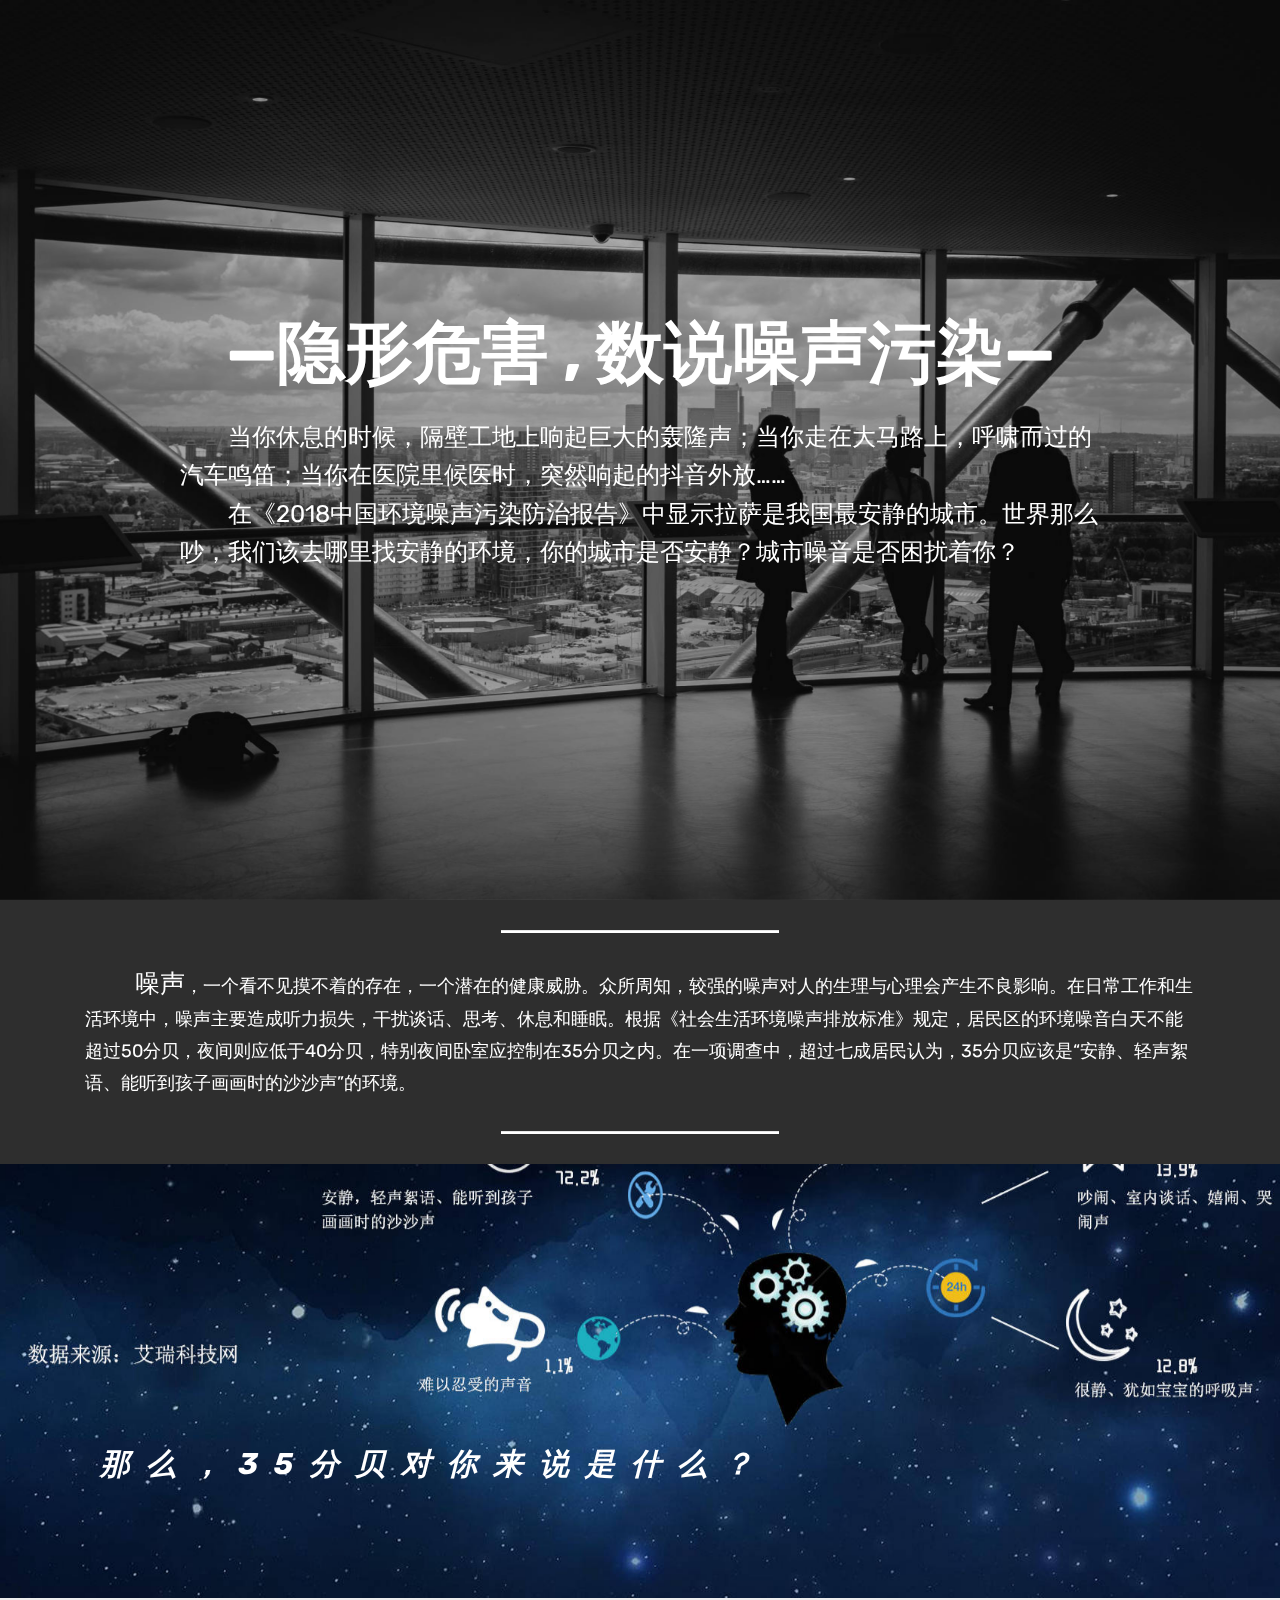
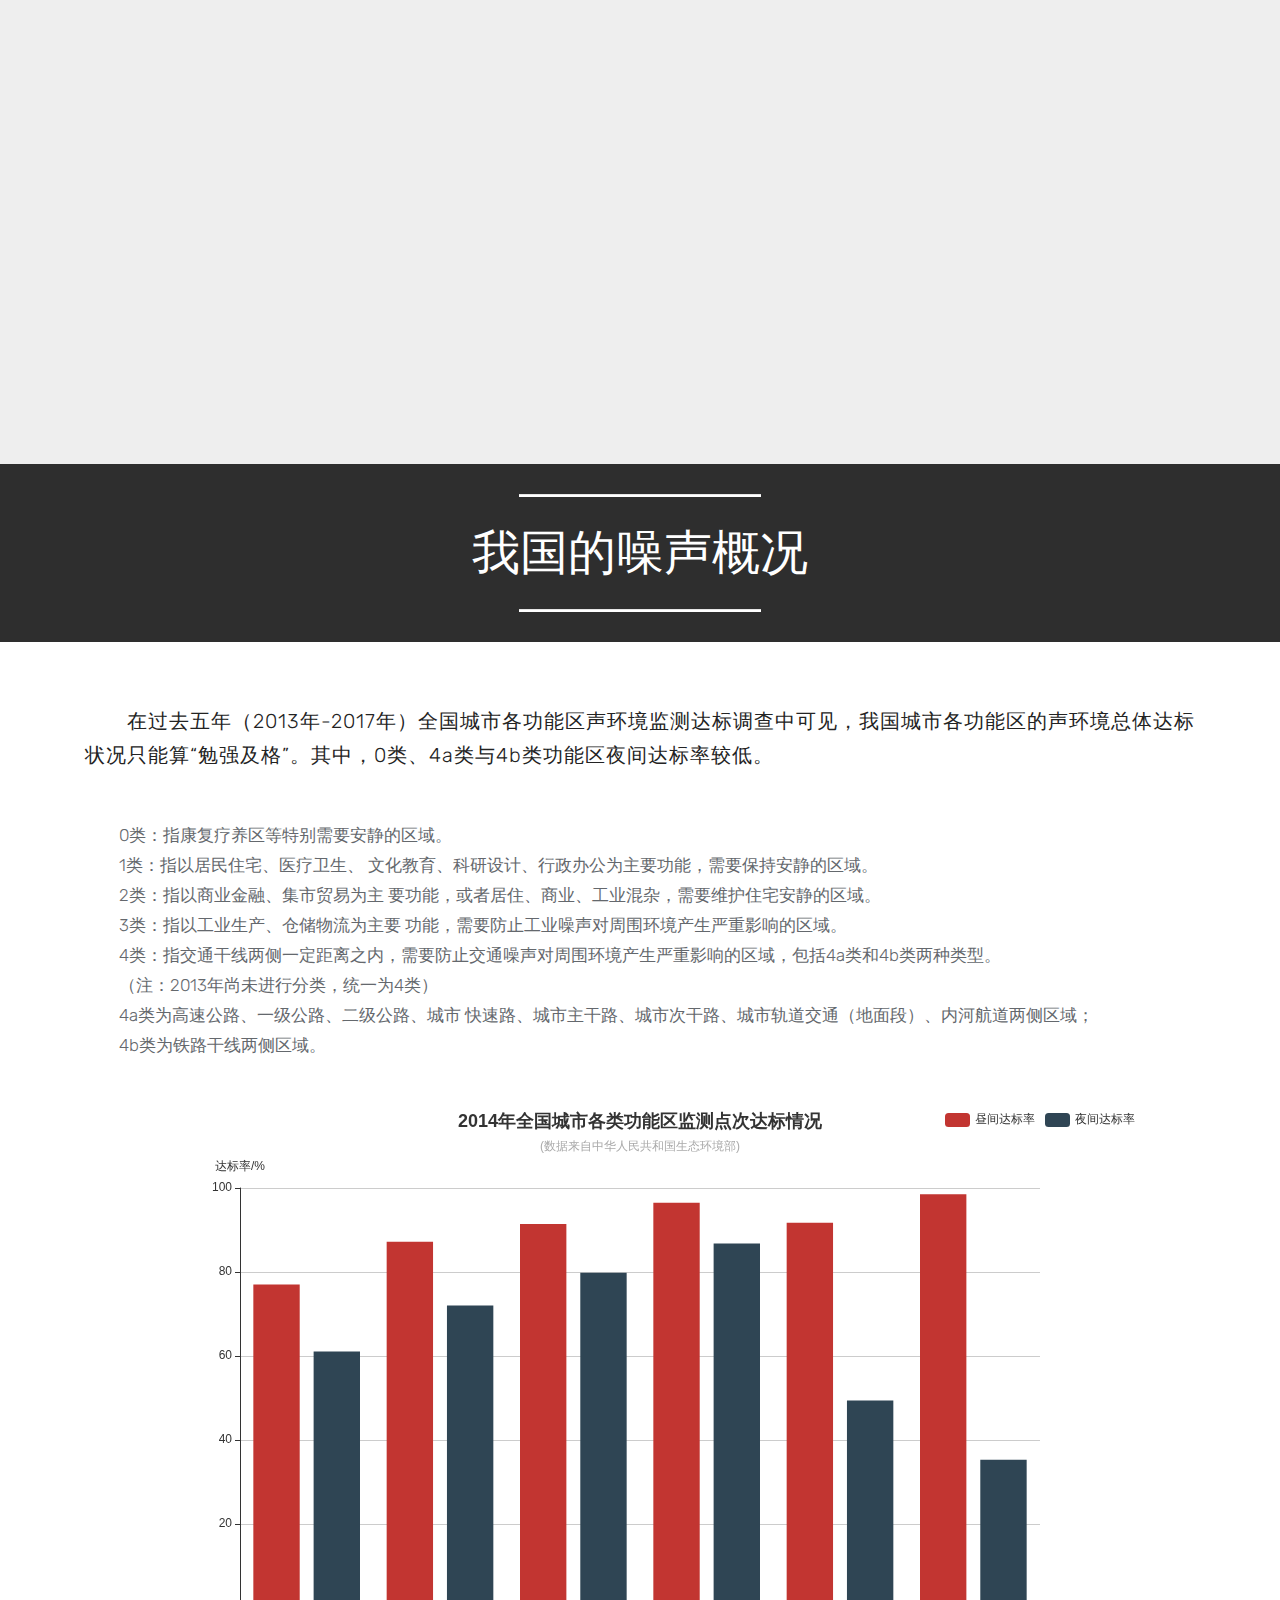
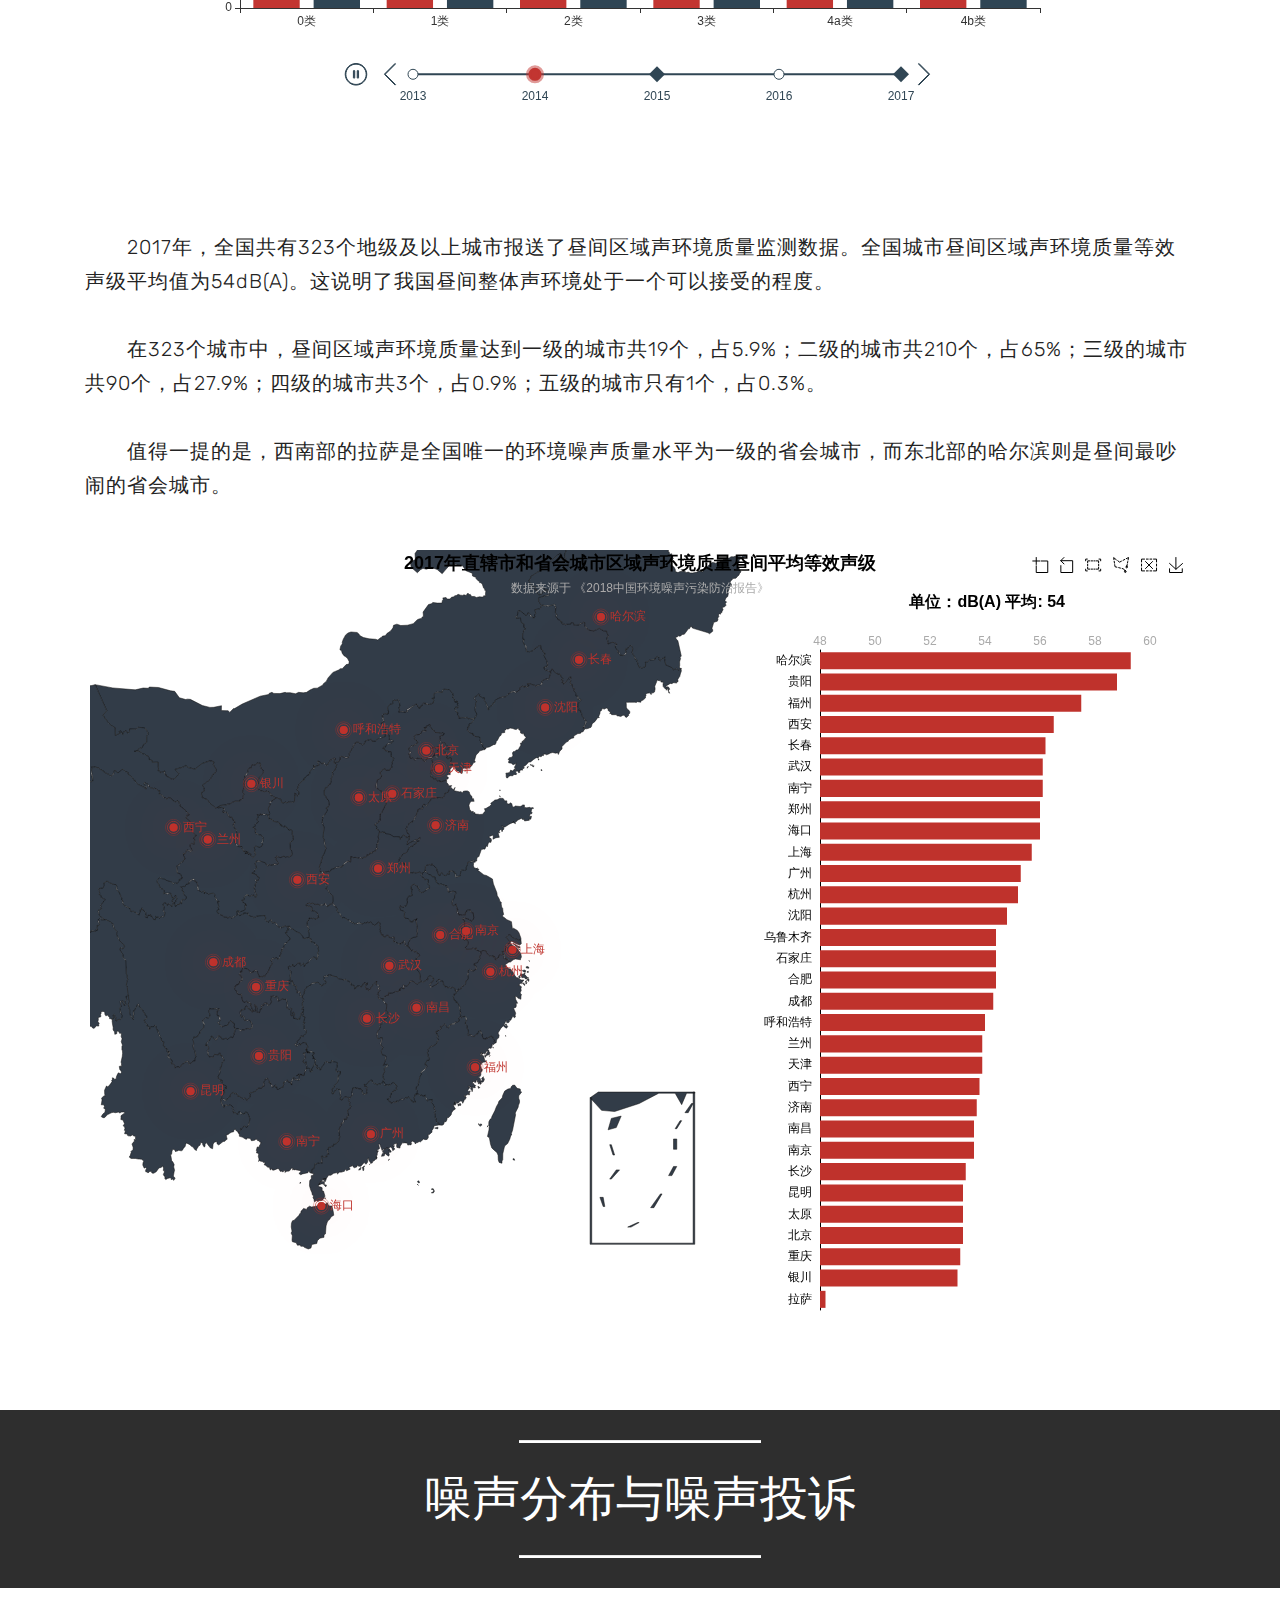
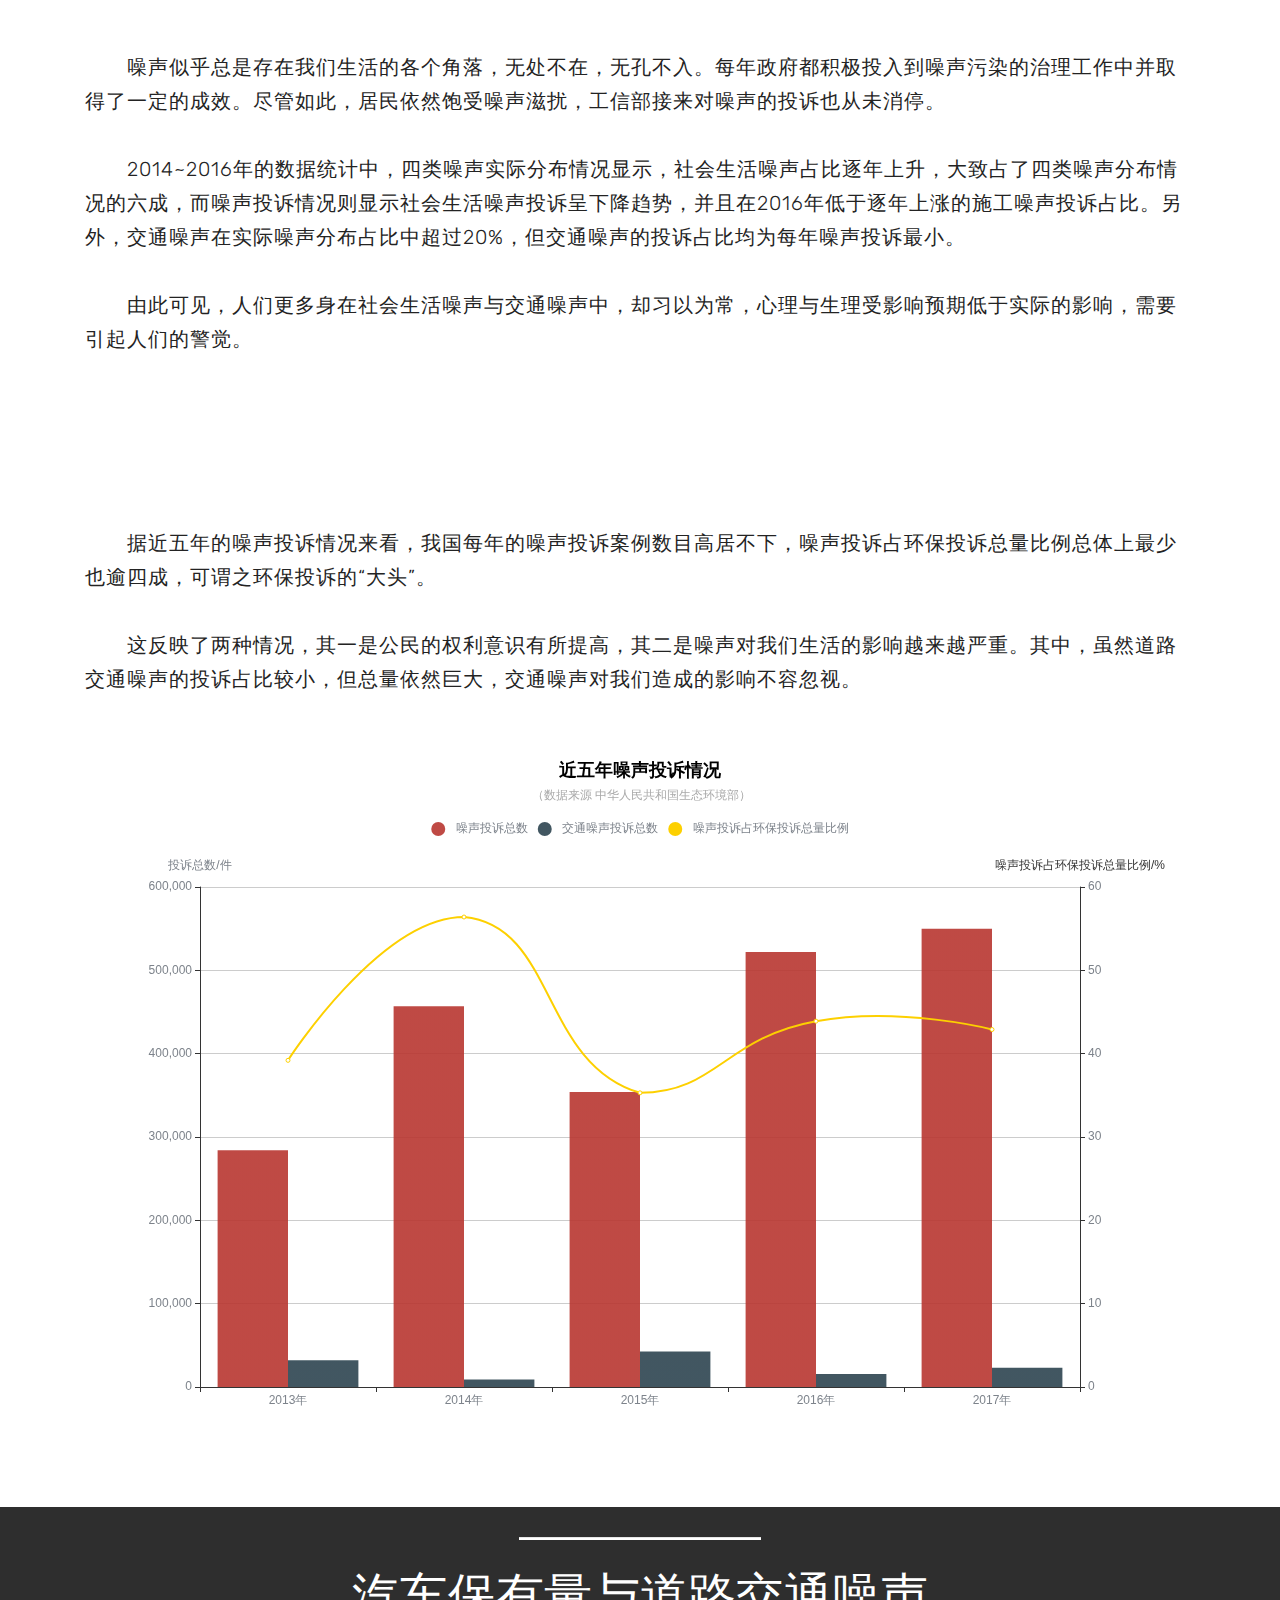
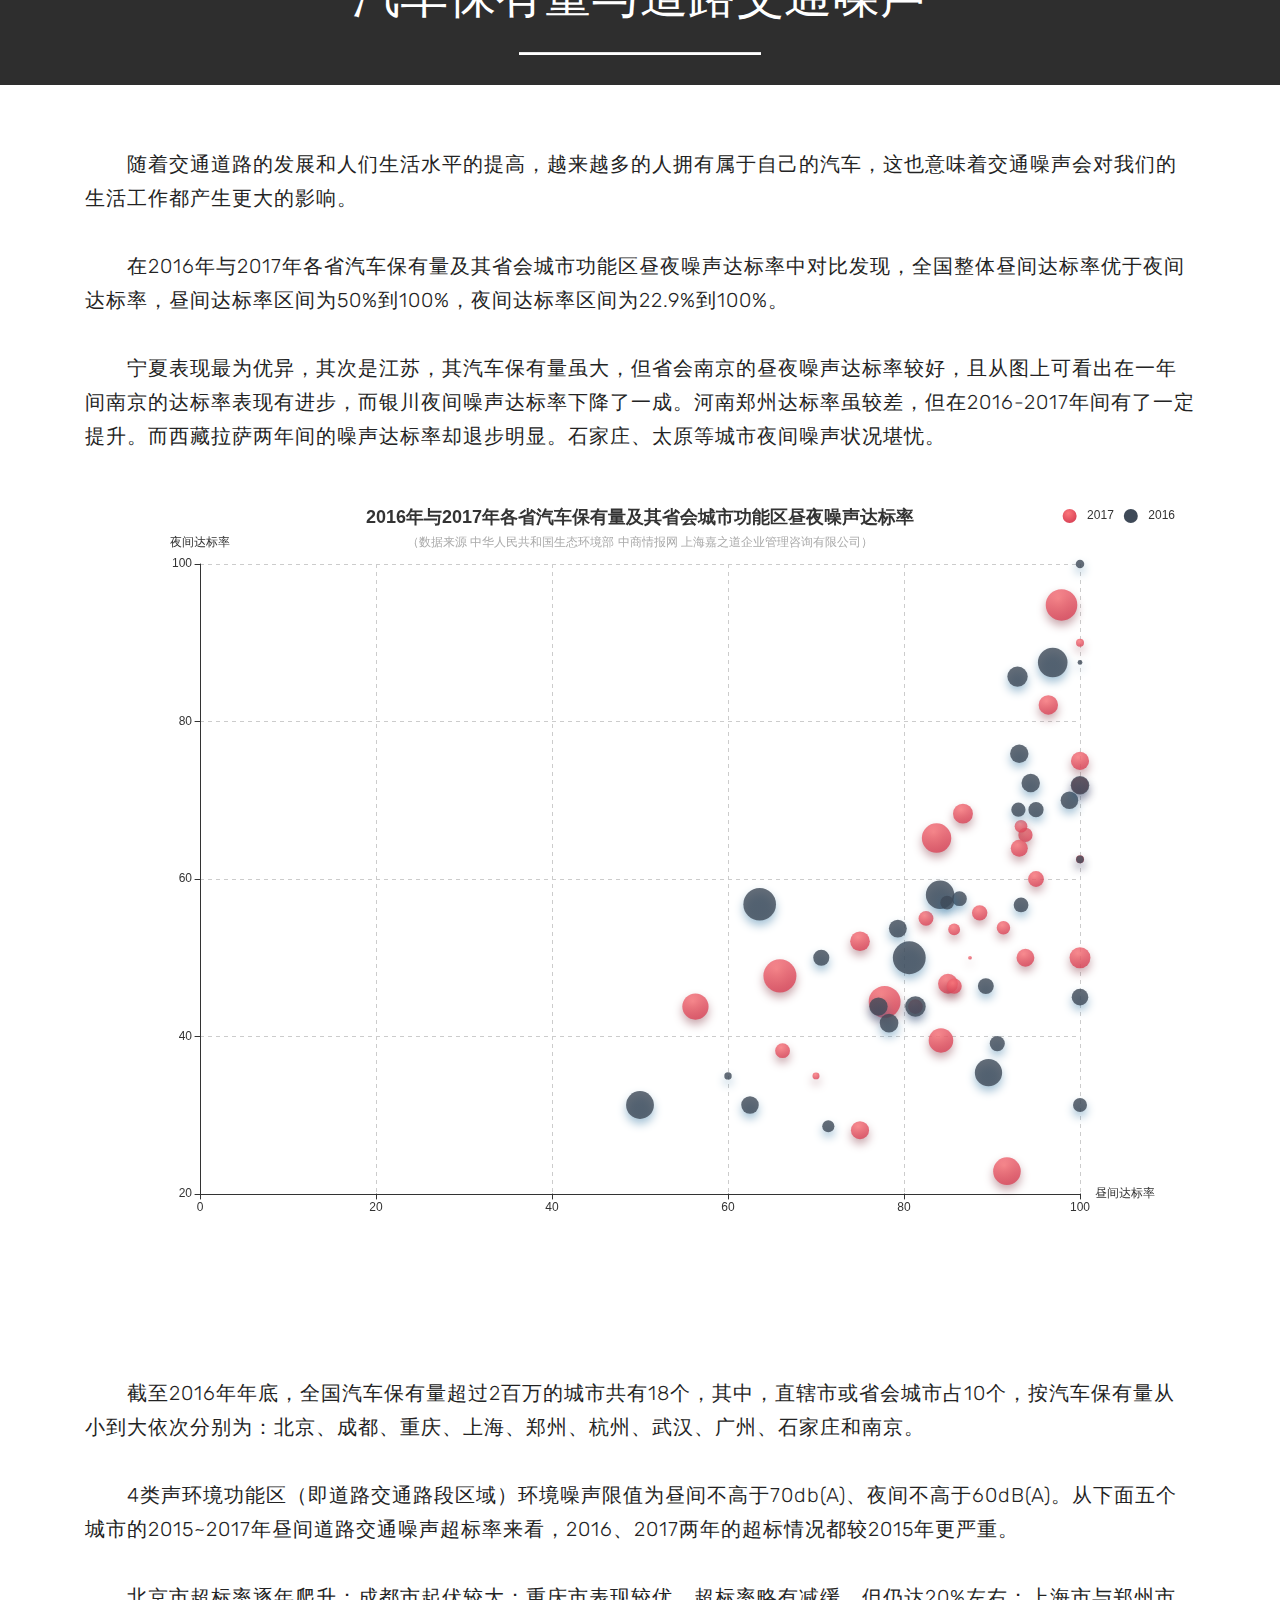
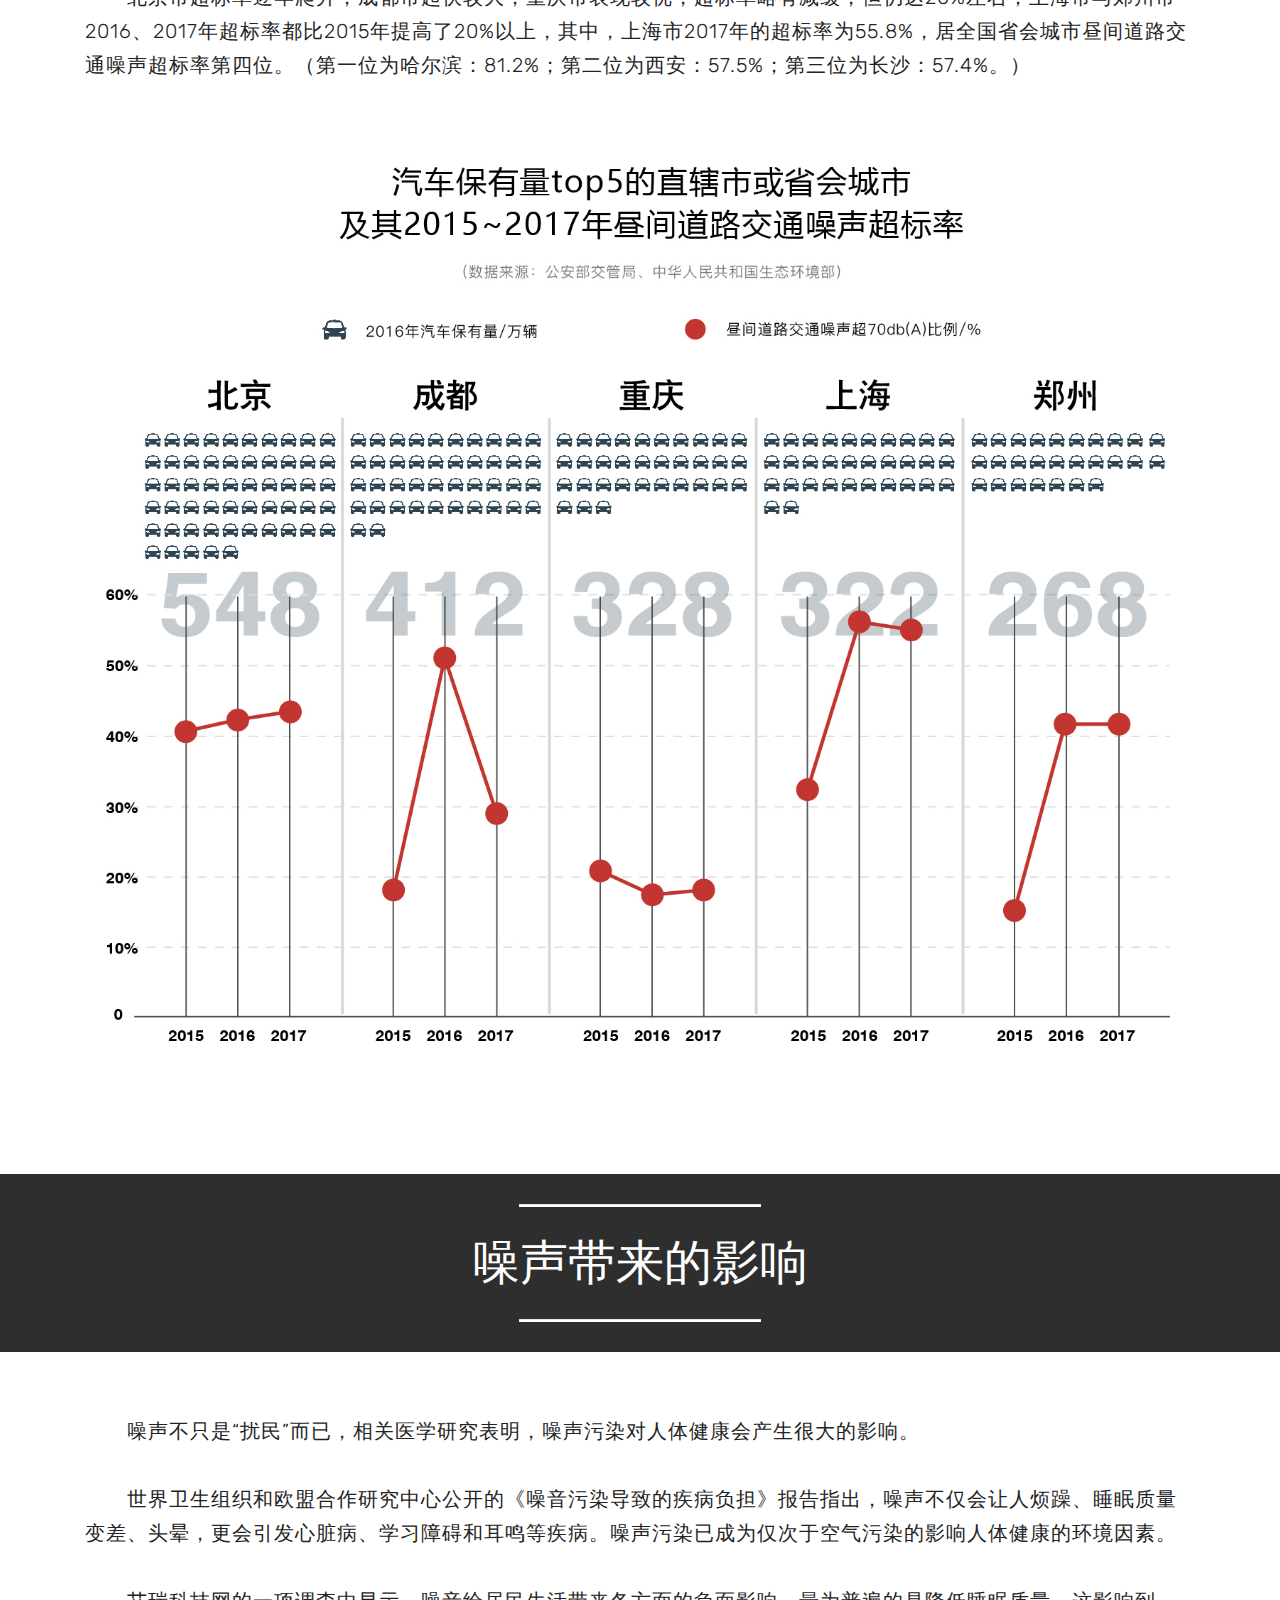
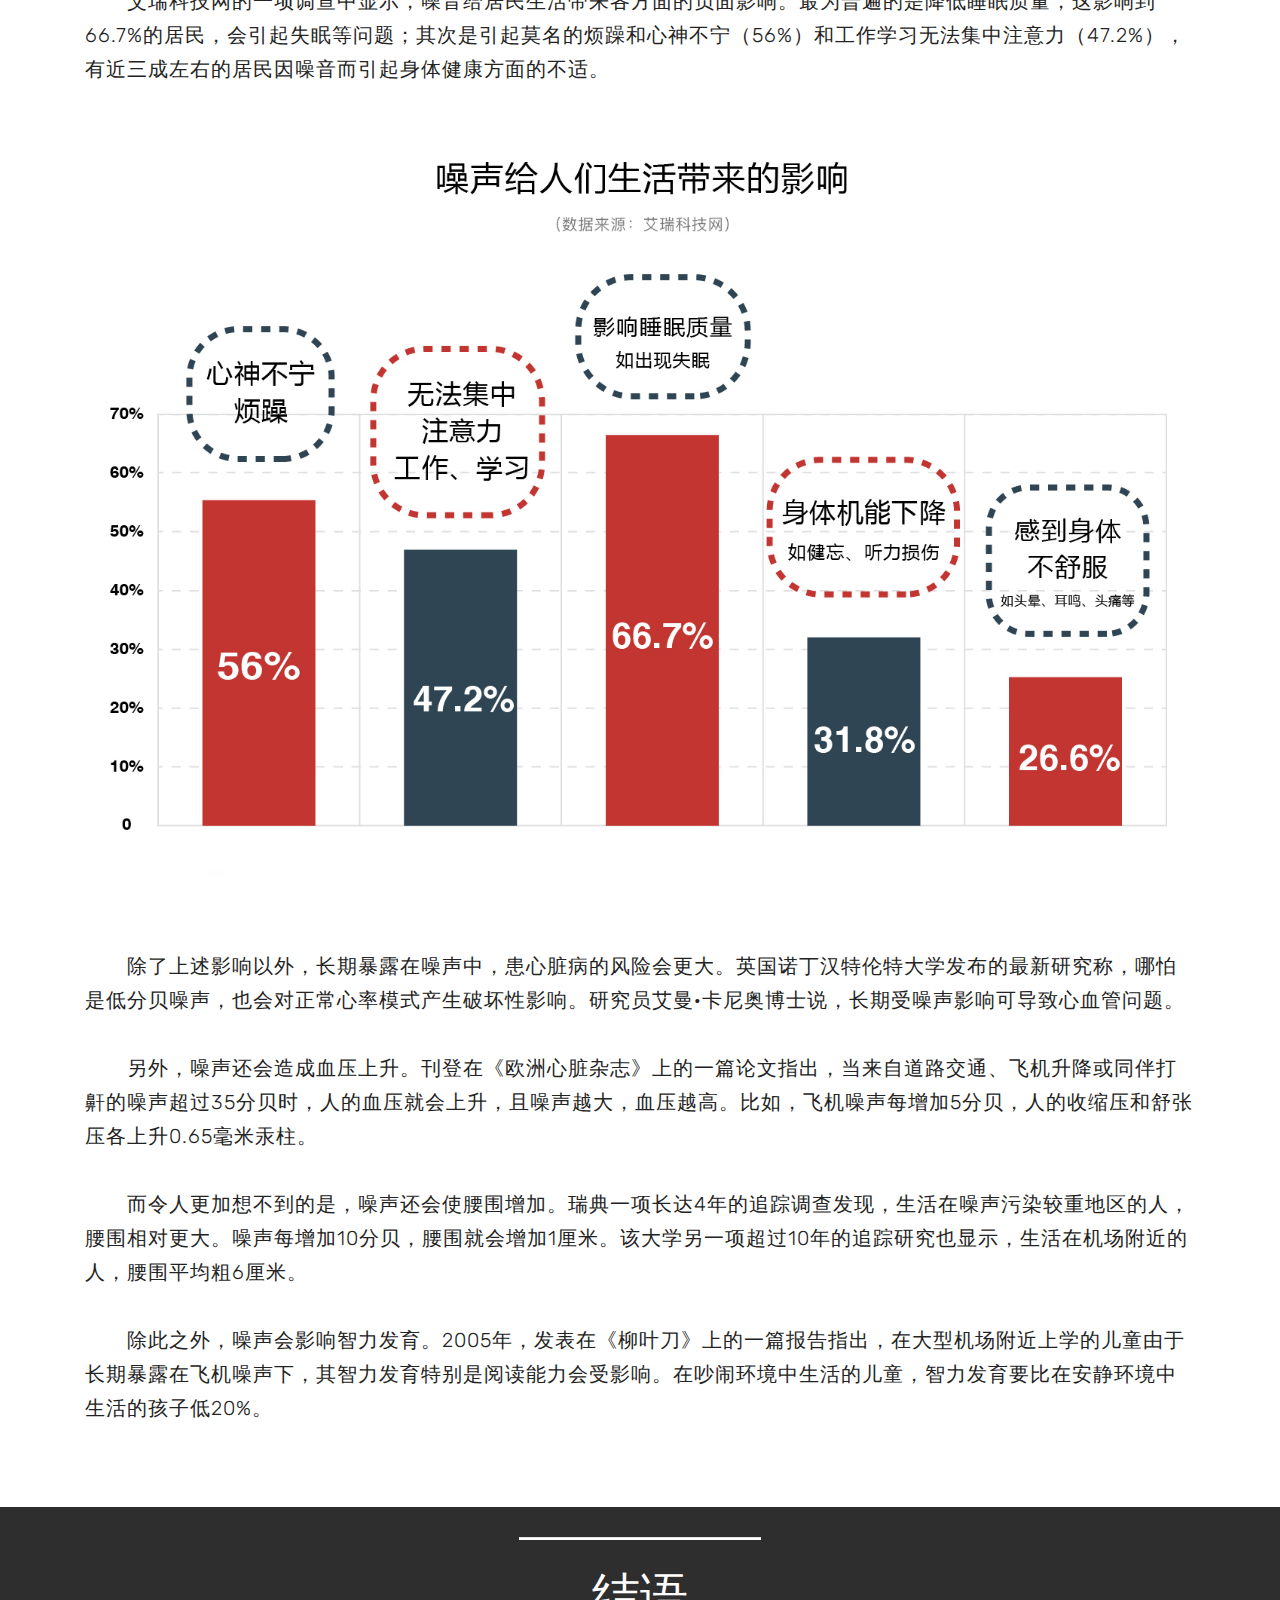
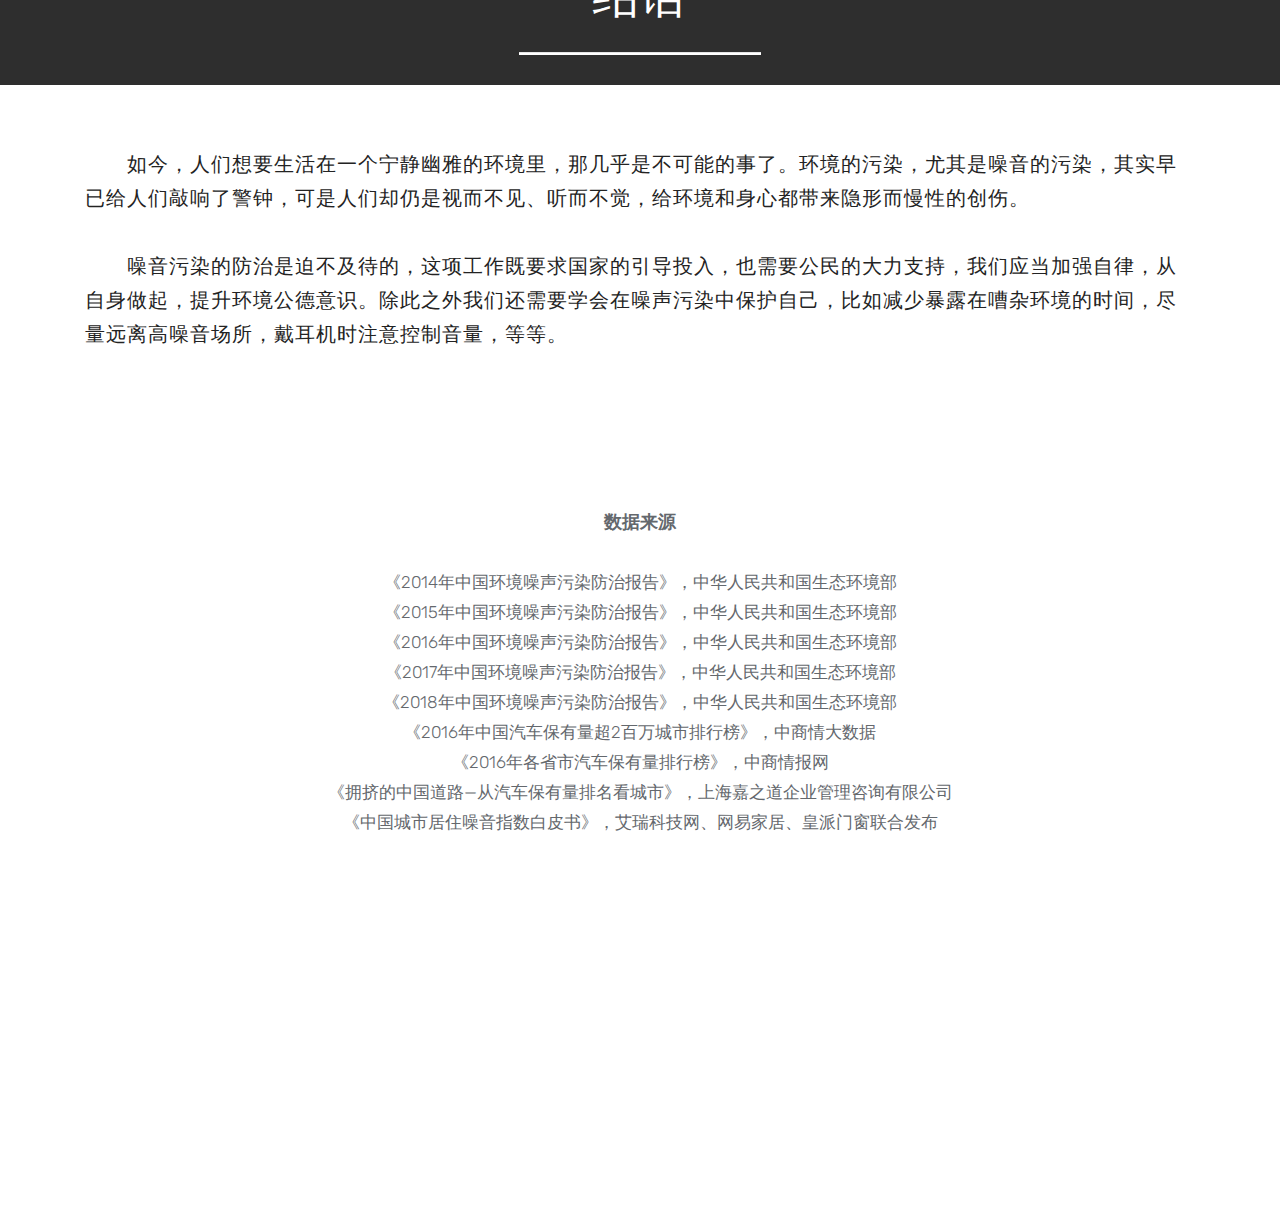
<file: index.html>
<!DOCTYPE html>
<html>

<head>
    <!-- Site made with Mobirise Website Builder v4.8.6, https://mobirise.com -->
    <meta charset="UTF-8">
    <meta http-equiv="X-UA-Compatible" content="IE=edge">
    <meta name="generator" content="Mobirise v4.8.6, mobirise.com">
    <meta name="viewport" content="width=device-width, initial-scale=1, minimum-scale=1">
    <link rel="shortcut icon" href="assets/images/logo4.png" type="image/x-icon">
    <meta name="description" content="">
    <title>隐形危害，数说噪声污染</title>
    <link rel="stylesheet" href="assets/web/assets/mobirise-icons/mobirise-icons.css">
    <link rel="stylesheet" href="assets/tether/tether.min.css">
    <link rel="stylesheet" href="assets/bootstrap/css/bootstrap.min.css">
    <link rel="stylesheet" href="assets/bootstrap/css/bootstrap-grid.min.css">
    <link rel="stylesheet" href="assets/bootstrap/css/bootstrap-reboot.min.css">
    <link rel="stylesheet" href="assets/socicon/css/styles.css">
    <link rel="stylesheet" href="assets/theme/css/style.css">
    <link rel="stylesheet" href="assets/mobirise/css/mbr-additional.css" type="text/css">
    <script type="text/javascript" src="echarts.min.js"></script>
    <script type="text/javascript" src="china.js"></script>




</head>

<body>
    <style class="next-head">
        /*! normalize.css v7.0.0 | MIT License | github.com/necolas/normalize.css */
        
        html {
            -ms-text-size-adjust: 100%;
            -webkit-text-size-adjust: 100%;
            line-height: 1.15
        }
        
        #viz1540214181579 {
            margin: 0 auto;
        }
        
        #main1 {
            margin: 0 auto;
        }
        
        #main2 {
            margin: 0 auto;
        }
        
        #main3 {
            margin: 0 auto;
        }
        
        #main4 {
            margin: 0 auto;
        }
        
        #bigtitle {
            margin: 0 auto;
        }
        
        #word1 {
            margin: 0 auto;
        }
        
        #img {
            margin: 0 auto;
        }
        
        article,
        aside,
        footer,
        header,
        nav,
        section {
            display: block
        }
    </style>
    <section class="header8 cid-r7hZj5wxES mbr-fullscreen mbr-parallax-background" id="header8-8">



        <div class="mbr-overlay" style="opacity: 0.3; background-color: rgb(0, 0, 0);">
        </div>

        <div class="container align-center">
            <div class="row justify-content-md-center">
                <div class="mbr-white col-md-10">
                    <h1 class="mbr-section-title align-center py-2 mbr-bold mbr-fonts-style display-1">—隐形危害 , 数说噪声污染—</h1>
                    <p class="mbr-text align-center py-2 mbr-fonts-style display-5">　　当你休息的时候，隔壁工地上响起巨大的轰隆声；当你走在大马路上，呼啸而过的汽车鸣笛；当你在医院里候医时，突然响起的抖音外放……
                        <br>　　在《2018中国环境噪声污染防治报告》中显示拉萨是我国最安静的城市。世界那么吵，我们该去哪里找安静的环境，你的城市是否安静？城市噪音是否困扰着你？&nbsp;<br></p>



                </div>
            </div>
        </div>

    </section>

    <section class="engine"><a href="https://mobirise.info/u">bootstrap html templates</a></section>
    <section class="mbr-section article content10 cid-r7sO8TO6qH" id="content10-n">



        <div class="container">
            <div class="inner-container" style="width: 100%;">
                <hr class="line" style="width: 25%;">
                <div class="section-text align-center mbr-white mbr-fonts-style display-7">
                    <span style="font-size:25px;">　　噪声</span><span style="font-size: 18px;line-height: 32px">，一个看不见摸不着的存在，一个潜在的健康威胁。众所周知，较强的噪声对人的生理与心理会产生不良影响。在日常工作和生活环境中，噪声主要造成听力损失，干扰谈话、思考、休息和睡眠。根据《社会生活环境噪声排放标准》规定，居民区的环境噪音白天不能超过50分贝，夜间则应低于40分贝，特别夜间卧室应控制在35分贝之内。在一项调查中，超过七成居民认为，35分贝应该是“安静、轻声絮语、能听到孩子画画时的沙沙声”的环境。
                    </span></div>
                <hr class="line" style="width: 25%;">
            </div>
        </div>
    </section>

    <section class="header11 cid-r7rPEibECH mbr-fullscreen mbr-parallax-background" id="header11-d">

        <!-- Block parameters controls (Blue "Gear" panel) -->

        <!-- End block parameters -->


        <div class="container align-left">
            <div class="media-container-column mbr-white col-md-12">
                <h3 class="mbr-section-subtitle py-3 mbr-fonts-style display-5"><span style="font-weight: bold; font-size: 30px">那么，35分贝对你来说是什么？</span></h3>
                <h1 class="mbr-section-title py-3 mbr-fonts-style display-1">&nbsp;<br>&nbsp;</h1>
                <p class="mbr-text py-3 mbr-fonts-style display-5">&nbsp;</p>

            </div>
        </div>


    </section>

    <section class="mbr-section article content10 cid-r7tp71MLyj" id="content10-y">



        <div class="container">
            <div class="inner-container" style="width: 87%;">
                <hr class="line" style="width: 25%;">
                <div class="section-text align-center mbr-white mbr-fonts-style display-2">我国的噪声概况</div>
                <hr class="line" style="width: 25%;">
            </div>
        </div>
    </section>

    <section class="mbr-section article content9 cid-r7tzvAO5wL" id="content9-16">



        <div class="container">
            <div class="inner-container" style="width: 100%;">

                <div class="section-text align-center mbr-fonts-style display-4">
                    <p style="font-size:20px;letter-spacing: 1px;line-height: 34px;">　　在过去五年（2013年-2017年）全国城市各功能区声环境监测达标调查中可见，我国城市各功能区的声环境总体达标状况只能算“勉强及格”。其中，0类、4a类与4b类功能区夜间达标率较低。</p><br><br>
                    <p style="font-size:17px;line-height: 30px;color: #64686d"> 　　0类：指康复疗养区等特别需要安静的区域。<br> 　　1类：指以居民住宅、医疗卫生、 文化教育、科研设计、行政办公为主要功能，需要保持安静的区域。<br> 　　2类：指以商业金融、集市贸易为主 要功能，或者居住、商业、工业混杂，需要维护住宅安静的区域。<br> 　　3类：指以工业生产、仓储物流为主要 功能，需要防止工业噪声对周围环境产生严重影响的区域。<br> 　　4类：指交通干线两侧一定距离之内，需要防止交通噪声对周围环境产生严重影响的区域，包括4a类和4b类两种类型。<br>　　（注：2013年尚未进行分类，统一为4类）<br>　　4a类为高速公路、一级公路、二级公路、城市
                        快速路、城市主干路、城市次干路、城市轨道交通（地面段）、内河航道两侧区域；
                        <br>　　4b类为铁路干线两侧区域。
                    </p>

                </div>
            </div>
    </section>

    <section class="cid-r7tyTdaOpH" id="image1-14">



        <figure class="mbr-figure container">
            <div class="image-block" style="width: 100%;">


                <div id="main1" style="width: 1000px; height: 600px; -webkit-tap-highlight-color: transparent; user-select: none; position: relative;" _echarts_instance_="ec_1540340286541">
                    <div style="position: relative; overflow: hidden; width: 900px; height: 500px; padding: 0px; margin: 0px; border-width: 0px; cursor: pointer;"><canvas data-zr-dom-id="zr_0" width="1350" height="750" style="position: absolute; left: 0px; top: 0px; width: 900px; height: 500px; user-select: none; -webkit-tap-highlight-color: rgba(0, 0, 0, 0); padding: 0px; margin: 0px; border-width: 0px;"></canvas></div>
                    <div style="position: absolute; display: none; border-style: solid; white-space: nowrap; z-index: 9999999; transition: left 0.4s cubic-bezier(0.23, 1, 0.32, 1) 0s, top 0.4s cubic-bezier(0.23, 1, 0.32, 1) 0s; background-color: rgba(50, 50, 50, 0.7); border-width: 0px; border-color: rgb(51, 51, 51); border-radius: 4px; color: rgb(255, 255, 255); font: 14px/21px quot;padding: 5px; left: 515px; top: 172px; pointer-events: none;">昼间达标率<br><span style="display:inline-block;margin-right:5px;border-radius:10px;width:10px;height:10px;background-color:#c23531;"></span>3类: 96.7</div>
                </div>
                <script type="text/javascript">
                    var myChart = echarts.init(document.getElementById('main1'));
                    var dataMap = {};

                    function dataFormatter(obj) {
                        var pList = ['0类', '1类', '2类', '3类', '4a类', '4b类'];
                        var temp;
                        for (var year = 2013; year <= 2017; year++) {
                            var max = 0;
                            var sum = 0;
                            temp = obj[year];
                            for (var i = 0, l = temp.length; i < l; i++) {
                                max = Math.max(max, temp[i]);
                                sum += temp[i];
                                obj[year][i] = {
                                    name: pList[i],
                                    value: temp[i]
                                }
                            }
                            obj[year + 'max'] = Math.floor(max / 100) * 100;
                            obj[year + 'sum'] = sum;
                        }
                        return obj;
                    }

                    dataMap.dataDAY = dataFormatter({
                        //max : 100,
                        2013: [66, 87, 90.8, 97.3, 91.9, 0],
                        2014: [77, 87.2, 91.4, 96.5, 91.7, 98.5],
                        2015: [80.7, 87.3, 93, 97.3, 93.3, 93.8],
                        2016: [78.6, 87.4, 92.5, 97.2, 92.6, 95.3],
                        2017: [76.6, 86.7, 92.1, 96.7, 73.3, 97.7]
                    });

                    dataMap.dataNIGHT = dataFormatter({
                        //max : 100,
                        2013: [46.6, 71.1, 80.9, 88, 47.6, 0],
                        2014: [61.1, 72, 79.8, 86.8, 49.4, 35.3],
                        2015: [64.9, 74.7, 83.3, 88.1, 50.7, 64.1],
                        2016: [57.3, 72.8, 83.4, 88.3, 50.5, 72.1],
                        2017: [58.3, 73.3, 82.5, 86.9, 52, 71.6]
                    });
                    option = {
                        baseOption: {
                            timeline: {
                                // y: 0,
                                axisType: 'category',
                                // realtime: false,
                                // loop: false,
                                autoPlay: true,
                                // currentIndex: 2,
                                playInterval: 1000,
                                // controlStyle: {
                                //     position: 'left'
                                // },
                                data: ['2013',
                                    '2014', {
                                        value: '2015',
                                        tooltip: {
                                            formatter: '{b} 4b类功能区夜间达标率大幅提升'
                                        },
                                        symbol: 'diamond',
                                        symbolSize: 16
                                    }, '2016', {
                                        value: '2017',
                                        tooltip: {
                                            formatter: '{b} 4a类功能区昼间达标率骤减'
                                        },
                                        symbol: 'diamond',
                                        symbolSize: 16
                                    },

                                ],
                                label: {
                                    formatter: function(s) {
                                        return (new Date(s)).getFullYear();
                                    }
                                }
                            },
                            title: {
                                subtext: '(数据来自中华人民共和国生态环境部)'
                            },
                            tooltip: {},
                            legend: {
                                x: 'right',
                                data: ['昼间达标率', '夜间达标率'],
                                selected: {

                                }
                            },
                            calculable: true,
                            grid: {
                                top: 80,
                                bottom: 100
                            },
                            xAxis: [{
                                'type': 'category',
                                'axisLabel': {
                                    'interval': 0
                                },
                                'data': [
                                    '0类', '1类', '2类', '3类', '4a类', '4b类'
                                ],
                                splitLine: {
                                    show: false
                                }
                            }],
                            yAxis: [{
                                type: 'value',
                                name: '达标率/%',
                                // max: 100
                                max: 100
                            }],
                            series: [{
                                    name: '昼间达标率',
                                    type: 'bar'
                                }, {
                                    name: '夜间达标率',
                                    type: 'bar'
                                },

                                {
                                    name: '四类噪声占比',
                                    type: 'pie',
                                    center: ['24.5%', '12.7%', '4.7%'],
                                    radius: '28%'
                                }
                            ]
                        },
                        options: [{
                                title: {
                                    text: '2013年全国城市各类功能区监测点次达标情况',
                                    left: 'center'
                                },
                                series: [{
                                        data: dataMap.dataDAY['2013']
                                    }, {
                                        data: dataMap.dataNIGHT['2013']
                                    },

                                ]
                            }, {
                                title: {
                                    text: '2014年全国城市各类功能区监测点次达标情况',
                                    left: 'center'
                                },
                                series: [{
                                        data: dataMap.dataDAY['2014']
                                    }, {
                                        data: dataMap.dataNIGHT['2014']
                                    },

                                ]
                            }, {
                                title: {
                                    text: '2015年全国城市各类功能区监测点次达标情况',
                                    left: 'center'
                                },
                                series: [{
                                        data: dataMap.dataDAY['2015']
                                    }, {
                                        data: dataMap.dataNIGHT['2015']
                                    },

                                ]
                            }, {
                                title: {
                                    text: '2016年全国城市各类功能区监测点次达标情况',
                                    left: 'center'
                                },
                                series: [{
                                        data: dataMap.dataDAY['2016']
                                    }, {
                                        data: dataMap.dataNIGHT['2016']
                                    },

                                ]
                            }, {
                                title: {
                                    text: '2017年全国城市各类功能区监测点次达标情况',
                                    left: 'center'
                                },
                                series: [{
                                        data: dataMap.dataDAY['2017']
                                    }, {
                                        data: dataMap.dataNIGHT['2017']
                                    },

                                ]
                            },

                        ]
                    };
                    myChart.setOption(option);
                </script>

            </div>

            </div>
        </figure>
    </section>

    <section class="mbr-section article content9 cid-r7tCRfDucZ" id="content9-18">



        <div class="container">
            <div class="inner-container" style="width: 100%;">

                <div class="section-text align-center mbr-fonts-style display-4">
                    <p style="font-size:20px;letter-spacing: 1px;line-height: 34px;">　　2017年，全国共有323个地级及以上城市报送了昼间区域声环境质量监测数据。全国城市昼间区域声环境质量等效声级平均值为54dB(A)。这说明了我国昼间整体声环境处于一个可以接受的程度。
                        <br><br> 　　在323个城市中，昼间区域声环境质量达到一级的城市共19个，占5.9%；二级的城市共210个，占65%；三级的城市共90个，占27.9%；四级的城市共3个，占0.9%；五级的城市只有1个，占0.3%。
                        <br><br> 　　值得一提的是，西南部的拉萨是全国唯一的环境噪声质量水平为一级的省会城市，而东北部的哈尔滨则是昼间最吵闹的省会城市。
                    </p>
                </div>

            </div>
        </div>
    </section>

    <section class="cid-r7tCRQi9Dd" id="image1-19">



        <figure class="mbr-figure container">
            <div class="image-block" style="width: 100%;">
                <div id="main2" style="width: 1100px; height: 800px; -webkit-tap-highlight-color: transparent; user-select: none; position: relative;" _echarts_instance_="ec_1540340286542">
                    <div style="position: relative; overflow: hidden; width: 1200px; height: 800px; padding: 0px; margin: 0px; border-width: 0px; cursor: default;"><canvas data-zr-dom-id="zr_0" width="1800" height="1200" style="position: absolute; left: 0px; top: 0px; width: 1200px; height: 800px; user-select: none; -webkit-tap-highlight-color: rgba(0, 0, 0, 0); padding: 0px; margin: 0px; border-width: 0px;"></canvas>
                        <canvas data-zr-dom-id="zr_1" width="1800" height="1200" style="position: absolute; left: 0px; top: 0px; width: 1200px; height: 800px; user-select: none; -webkit-tap-highlight-color: rgba(0, 0, 0, 0); padding: 0px; margin: 0px; border-width: 0px;"></canvas>
                        <canvas data-zr-dom-id="zr_2" width="1800" height="1200" style="position: absolute; left: 0px; top: 0px; width: 1200px; height: 800px; user-select: none; -webkit-tap-highlight-color: rgba(0, 0, 0, 0); padding: 0px; margin: 0px; border-width: 0px;"></canvas>
                    </div>
                    <div></div>
                </div>
                <script type="text/javascript">
                    var myChart = echarts.init(document.getElementById('main2'));
                    var data = [{
                            name: "上海",
                            value: 55.7
                        }, {
                            name: "海口",
                            value: 56
                        }, {
                            name: "合肥",
                            value: 54.4
                        }, {
                            name: "南京",
                            value: 53.6
                        }, {
                            name: "杭州",
                            value: 55.2
                        }, {
                            name: "广州",
                            value: 55.3
                        }, {
                            name: "福州",
                            value: 57.5
                        }, {
                            name: "南宁",
                            value: 56.1
                        }, {
                            name: "郑州",
                            value: 56
                        }, {
                            name: "武汉",
                            value: 56.1
                        }, {
                            name: "长沙",
                            value: 53.3
                        }, {
                            name: "南昌",
                            value: 53.6
                        }, {
                            name: "北京",
                            value: 53.2
                        }, {
                            name: "长春",
                            value: 56.2
                        }, {
                            name: "沈阳",
                            value: 54.8
                        }, {
                            name: "哈尔滨",
                            value: 59.3
                        }, {
                            name: "天津",
                            value: 53.9
                        }, {
                            name: "济南",
                            value: 53.7
                        }, {
                            name: "太原",
                            value: 53.2
                        }, {
                            name: "石家庄",
                            value: 54.4
                        }, {
                            name: "西安",
                            value: 56.5
                        }, {
                            name: "成都",
                            value: 54.3
                        }, {
                            name: "重庆",
                            value: 53.1
                        }, {
                            name: "昆明",
                            value: 53.2
                        }, {
                            name: "拉萨",
                            value: 48.2
                        }, {
                            name: "银川",
                            value: 53
                        }, {
                            name: "西宁",
                            value: 53.8
                        }, {
                            name: "兰州",
                            value: 53.9
                        }, {
                            name: "呼和浩特",
                            value: 54
                        }, {
                            name: "乌鲁木齐",
                            value: 54.4
                        }, {
                            name: "贵阳",
                            value: 58.8
                        },


                    ];

                    var geoCoordMap = {
                        "上海": [121.48, 31.22],
                        "海口": [110.35, 20.02],
                        "合肥": [117.27, 31.86],
                        "南京": [118.78, 32.04],
                        "杭州": [120.19, 30.26],
                        "广州": [113.23, 23.16],
                        "福州": [119.3, 26.08],
                        "南宁": [108.33, 22.84],
                        "郑州": [113.65, 34.76],
                        "武汉": [114.31, 30.52],
                        "长沙": [113, 28.21],
                        "南昌": [115.89, 28.68],
                        "北京": [116.46, 39.92],
                        "长春": [125.35, 43.88],
                        "沈阳": [123.38, 41.8],
                        "哈尔滨": [126.63, 45.75],
                        "天津": [117.2, 39.13],
                        "济南": [117, 36.65],
                        "太原": [112.53, 37.87],
                        "石家庄": [114.48, 38.03],
                        "西安": [108.95, 34.27],
                        "成都": [104.06, 30.67],
                        "重庆": [106.54, 29.59],
                        "昆明": [102.73, 25.04],
                        "拉萨": [91.11, 29.97],
                        "银川": [106.27, 38.47],
                        "西宁": [101.74, 36.56],
                        "兰州": [103.73, 36.03],
                        "呼和浩特": [111.65, 40.82],
                        "乌鲁木齐": [87.68, 43.77],
                        "贵阳": [106.71, 26.57],
                    };

                    var convertData = function(data) {
                        var res = [];
                        for (var i = 0; i < data.length; i++) {
                            var geoCoord = geoCoordMap[data[i].name];
                            if (geoCoord) {
                                res.push({
                                    name: data[i].name,
                                    value: geoCoord.concat(data[i].value)
                                });
                            }
                        }
                        return res;
                    };

                    var convertedData = [
                        convertData(data),
                        convertData(data.sort(function(a, b) {
                            return b.value - a.value;
                        }).slice(0, 6))
                    ];
                    data.sort(function(a, b) {
                        return a.value - b.value;
                    })

                    var selectedItems = [];
                    var categoryData = [];
                    var barData = [];
                    //   var maxBar = 30;
                    var sum = 0;
                    var count = data.length;
                    for (var i = 0; i < data.length; i++) {
                        categoryData.push(data[i].name);
                        barData.push(data[i].value);
                        sum += data[i].value;
                    }
                    console.log(categoryData);
                    console.log(sum + "   " + count)
                    option = {
                        backgroundColor: '#ffffff',
                        animation: true,
                        animationDuration: 1000,
                        animationEasing: 'cubicInOut',
                        animationDurationUpdate: 1000,
                        animationEasingUpdate: 'cubicInOut',
                        title: [{
                            text: '2017年直辖市和省会城市区域声环境质量昼间平均等效声级',
                            subtext: '数据来源于 《2018中国环境噪声污染防治报告》',
                            sublink: 'http://dqhj.mee.gov.cn/dqmyyzshjgl/zshjgl/201808/t20180803_447713.shtml',
                            left: 'center',
                            textStyle: {
                                color: '#000000'
                            }
                        }, {
                            id: 'statistic',
                            text: count ? '单位：dB(A) 平均: ' + parseInt((sum / count).toFixed(4)) : '',
                            right: 120,
                            top: 40,
                            width: 100,
                            textStyle: {
                                color: '#000000',
                                fontSize: 16
                            }
                        }],
                        toolbox: {
                            iconStyle: {
                                normal: {
                                    borderColor: '#000000'
                                },
                                emphasis: {
                                    borderColor: '#b1e4ff'
                                }
                            },
                            feature: {
                                dataZoom: {},
                                brush: {
                                    type: ['rect', 'polygon', 'clear']
                                },
                                saveAsImage: {
                                    show: true
                                }
                            }
                        },
                        brush: {
                            outOfBrush: {
                                color: '#abc'
                            },
                            brushStyle: {
                                borderWidth: 2,
                                color: 'rgba(0,0,0,0.2)',
                                borderColor: 'rgba(0,0,0,0.5)',
                            },
                            seriesIndex: [0, 1],
                            throttleType: 'debounce',
                            throttleDelay: 300,
                            geoIndex: 0
                        },
                        geo: {
                            map: 'china',
                            left: '10',
                            right: '35%',
                            center: [117.98561551896913, 31.205000490896193],
                            zoom: 1.5,
                            label: {
                                emphasis: {
                                    show: false
                                }
                            },
                            roam: true,
                            itemStyle: {
                                normal: {
                                    areaColor: '#323c48',
                                    borderColor: '#111'
                                },
                                emphasis: {
                                    areaColor: '#2a333d'
                                }
                            }
                        },
                        tooltip: {
                            trigger: 'item'
                        },
                        grid: {
                            right: 40,
                            top: 100,
                            bottom: 40,
                            width: '30%'
                        },
                        xAxis: {
                            type: 'value',
                            scale: true,
                            position: 'top',
                            boundaryGap: false,
                            splitLine: {
                                show: false
                            },
                            axisLine: {
                                show: false
                            },
                            axisTick: {
                                show: false
                            },
                            axisLabel: {
                                margin: 2,
                                textStyle: {
                                    color: '#aaa'
                                }
                            },
                        },
                        yAxis: {
                            type: 'category',
                            //  name: 'TOP 20',
                            nameGap: 16,
                            axisLine: {
                                show: true,
                                lineStyle: {
                                    color: '#000000'
                                }
                            },
                            axisTick: {
                                show: false,
                                lineStyle: {
                                    color: '#000000'
                                }
                            },
                            axisLabel: {
                                interval: 0,
                                textStyle: {
                                    color: '#000000'
                                }
                            },
                            data: categoryData
                        },
                        series: [{
                            // name: 'pm2.5',
                            type: 'scatter',
                            coordinateSystem: 'geo',
                            data: convertedData[0],
                            symbolSize: function(val) {
                                return Math.max(val[2] / 300, 8);
                            },
                            label: {
                                normal: {
                                    formatter: '{b}',
                                    position: 'right',
                                    show: false
                                },
                                emphasis: {
                                    show: true
                                }
                            },
                            itemStyle: {
                                normal: {
                                    color: '#bf322c',
                                    position: 'right',
                                    show: true
                                }
                            }
                        }, {
                            //  name: 'Top 5',
                            type: 'effectScatter',
                            coordinateSystem: 'geo',
                            data: convertedData[0],
                            symbolSize: function(val) {
                                return Math.max(val[2] / 500, 8);
                            },
                            showEffectOn: 'render',
                            rippleEffect: {
                                brushType: 'stroke'
                            },
                            hoverAnimation: true,
                            label: {
                                normal: {
                                    formatter: '{b}',
                                    position: 'right',
                                    show: true
                                }
                            },
                            itemStyle: {
                                normal: {
                                    color: '#bf322c',
                                    shadowBlur: 50,
                                    shadowColor: '#EE0000'
                                }
                            },
                            zlevel: 1
                        }, {
                            id: 'bar',
                            zlevel: 2,
                            type: 'bar',
                            symbol: 'none',
                            itemStyle: {
                                normal: {
                                    color: '#bf322c'
                                }
                            },

                            data: data
                        }]
                    };



                    function renderBrushed(params) {
                        var mainSeries = params.batch[0].selected[0];

                        var selectedItems = [];
                        var categoryData = [];
                        var barData = [];
                        var maxBar = 30;
                        var sum = 0;
                        var count = 0;

                        for (var i = 0; i < mainSeries.dataIndex.length; i++) {
                            var rawIndex = mainSeries.dataIndex[i];
                            var dataItem = convertedData[0][rawIndex];
                            var pmValue = dataItem.value[2];

                            sum += pmValue;
                            count++;

                            selectedItems.push(dataItem);
                        }

                        selectedItems.sort(function(a, b) {
                            //   return b.value[2] - a.value[2];
                            return a.value - b.value;
                        });

                        for (var i = 0; i < Math.min(selectedItems.length, maxBar); i++) {
                            categoryData.push(selectedItems[i].name);
                            barData.push(selectedItems[i].value[2]);
                        }

                        this.setOption({
                            yAxis: {
                                data: categoryData
                            },
                            xAxis: {
                                axisLabel: {
                                    show: !!count
                                }
                            },
                            title: {
                                id: 'statistic',
                                text: count ? '单位：dB(A) 平均: ' + (sum / count).toFixed(4) : ''
                            },
                            series: {
                                id: 'bar',
                                //        sort:'descending',
                                data: barData
                            }
                        });
                    }
                    myChart.setOption(option);
                </script>
            </div>


            </div>
        </figure>
    </section>

    <section class="mbr-section article content10 cid-r7tD1NkAGJ" id="content10-1a">



        <div class="container">
            <div class="inner-container" style="width: 87%;">
                <hr class="line" style="width: 25%;">
                <div class="section-text align-center mbr-white mbr-fonts-style display-2">噪声分布与噪声投诉</div>
                <hr class="line" style="width: 25%;">
            </div>
        </div>
    </section>

    <section class="mbr-section article content9 cid-r7tD89mElC" id="content9-1b">



        <div class="container">
            <div class="inner-container" style="width: 100%;">

                <div class="section-text align-center mbr-fonts-style display-4">
                    <p style="font-size:20px;letter-spacing: 1px;line-height: 34px;">　　噪声似乎总是存在我们生活的各个角落，无处不在，无孔不入。每年政府都积极投入到噪声污染的治理工作中并取得了一定的成效。尽管如此，居民依然饱受噪声滋扰，工信部接来对噪声的投诉也从未消停。<br><br> 　　2014~2016年的数据统计中，四类噪声实际分布情况显示，社会生活噪声占比逐年上升，大致占了四类噪声分布情况的六成，而噪声投诉情况则显示社会生活噪声投诉呈下降趋势，并且在2016年低于逐年上涨的施工噪声投诉占比。另外，交通噪声在实际噪声分布占比中超过20%，但交通噪声的投诉占比均为每年噪声投诉最小。


                        <br><br> 　　由此可见，人们更多身在社会生活噪声与交通噪声中，却习以为常，心理与生理受影响预期低于实际的影响，需要引起人们的警觉。
                    </p>
                </div>

            </div>
        </div>
    </section>

    <section class="cid-r7tD99yn6l" id="image1-1c">




        <figure class="mbr-figure container">
            <div class="image-block" style="width: 100%;">
                <div class='tableauPlaceholder' id='viz1540214181579' style='position: relative'><noscript><a href='#'><img alt=' ' src='https:&#47;&#47;public.tableau.com&#47;static&#47;images&#47;1-&#47;1-_31&#47;1_1&#47;1_rss.png' style='border: none' /></a></noscript><object class='tableauViz' style='display:none;'><param name='host_url' value='https%3A%2F%2Fpublic.tableau.com%2F' /> <param name='embed_code_version' value='3' /> <param name='site_root' value='' /><param name='name' value='1-_31&#47;1_1' /><param name='tabs' value='no' /><param name='toolbar' value='yes' /><param name='static_image' value='https:&#47;&#47;public.tableau.com&#47;static&#47;images&#47;1-&#47;1-_31&#47;1_1&#47;1.png' /> <param name='animate_transition' value='yes' /><param name='display_static_image' value='yes' /><param name='display_spinner' value='yes' /><param name='display_overlay' value='yes' /><param name='display_count' value='yes' /></object></div>
                <script type='text/javascript'>
                    var divElement = document.getElementById('viz1540214181579');
                    var vizElement = divElement.getElementsByTagName('object')[0];
                    vizElement.style.width = '1000px';
                    vizElement.style.height = '630px';
                    var scriptElement = document.createElement('script');
                    scriptElement.src = 'https://public.tableau.com/javascripts/api/viz_v1.js';
                    vizElement.parentNode.insertBefore(scriptElement, vizElement);
                </script>

            </div>
        </figure>
    </section>

    <section class="mbr-section article content9 cid-r7tDbh9thO" id="content9-1d">





        <div class="container">
            <div class="inner-container" style="width: 100%;">

                <div class="section-text align-center mbr-fonts-style display-4">
                    <p style="font-size:20px;letter-spacing: 1px;line-height: 34px;">　　据近五年的噪声投诉情况来看，我国每年的噪声投诉案例数目高居不下，噪声投诉占环保投诉总量比例总体上最少也逾四成，可谓之环保投诉的“大头”。<br><br>　　这反映了两种情况，其一是公民的权利意识有所提高，其二是噪声对我们生活的影响越来越严重。其中，虽然道路交通噪声的投诉占比较小，但总量依然巨大，交通噪声对我们造成的影响不容忽视。<br></p>
                </div>

                <hr class="line" style="width: 0%;">
            </div>
        </div>
    </section>

    <section class="cid-r7tDbRtKKs" id="image1-1e">



        <figure class="mbr-figure container">
            <div class="image-block" style="width: 100%;">

                <div id="main3" style="width: 1100px; height: 700px; -webkit-tap-highlight-color: transparent; user-select: none; position: relative;" _echarts_instance_="ec_1540340286543">
                    <div style="position: relative; overflow: hidden; width: 1200px; height: 700px; padding: 0px; margin: 0px; border-width: 0px;"><canvas data-zr-dom-id="zr_0" width="1800" height="1050" style="position: absolute; left: 0px; top: 0px; width: 1200px; height: 700px; user-select: none; -webkit-tap-highlight-color: rgba(0, 0, 0, 0); padding: 0px; margin: 0px; border-width: 0px;"></canvas></div>
                    <div></div>
                </div>
                <script type="text/javascript">
                    var myChart = echarts.init(document.getElementById('main3'));



                    option = {
                        "title": {
                            "text": "近五年噪声投诉情况",
                            "left": "center",
                            "y": "10",
                            subtext: ' （数据来源 中华人民共和国生态环境部）',
                            "textStyle": {
                                "color": "#000000"
                            }
                        },

                        "color": "#384757",
                        "tooltip": {
                            "trigger": "axis",
                            "axisPointer": {
                                "type": "cross",
                                "crossStyle": {
                                    "color": "#384757"
                                }
                            }
                        },
                        "legend": {
                            "data": [{
                                "name": "噪声投诉总数",
                                "icon": "circle",
                                "textStyle": {
                                    "color": "#7d838b"
                                }
                            }, {
                                "name": "交通噪声投诉总数",
                                "icon": "circle",
                                "textStyle": {
                                    "color": "#7d838b"
                                }
                            }, {
                                "name": "噪声投诉占环保投诉总量比例",
                                "icon": "circle",
                                "textStyle": {
                                    "color": "#7d838b"
                                }
                            }],
                            "top": "10%",
                            "textStyle": {
                                "color": "#fff"
                            }
                        },
                        "xAxis": [{
                            "type": "category",
                            "data": [
                                "2013年",
                                "2014年",
                                "2015年",
                                "2016年",
                                "2017年",

                            ],
                            "axisPointer": {
                                "type": "shadow"
                            },
                            "axisLabel": {
                                "show": true,
                                "textStyle": {
                                    "color": "#7d838b"
                                }
                            }
                        }],
                        "yAxis": [{
                            "type": "value",
                            "name": "投诉总数/件",
                            "nameTextStyle": {
                                "color": "#7d838b"
                            },
                            "min": 0,
                            "max": 600000,
                            "interval": 100000,
                            "axisLabel": {
                                "show": true,
                                "textStyle": {
                                    "color": "#7d838b"
                                }
                            },
                            "axisLine": {
                                "show": true
                            },
                            "splitLine": {
                                "lineStyle": {
                                    "color": "#7d838b"
                                }
                            }
                        }, {
                            "type": "value",
                            "name": "噪声投诉占环保投诉总量比例/%",
                            "show": true,
                            "axisLabel": {
                                "show": true,
                                "textStyle": {
                                    "color": "#7d838b"
                                }
                            }
                        }],
                        "grid": {
                            "top": "20%"
                        },
                        "series": [{
                            "name": "噪声投诉总数",
                            "type": "bar",
                            "data": [
                                284000,
                                457000,
                                354000,
                                522000,
                                550000

                            ],
                            "barWidth": "auto",
                            "itemStyle": {
                                "normal": {
                                    "color": {
                                        "type": "linear",
                                        "x": 0,
                                        "y": 0,
                                        "x2": 0,
                                        "y2": 1,
                                        "colorStops": [{
                                            "offset": 0,
                                            "color": "rgba(184,54,48,0.9)"
                                        }, {
                                            "offset": 0.5,
                                            "color": "rgba(184,54,48,0.9)"
                                        }, {
                                            "offset": 1,
                                            "color": "rgba(184,54,48,0.9)"
                                        }],
                                        "globalCoord": false
                                    }
                                }
                            }
                        }, {
                            "name": "交通噪声投诉总数",
                            "type": "bar",
                            "data": [
                                32092,
                                9140,
                                42480,
                                15660,
                                23100
                            ],
                            "barWidth": "auto",
                            "itemStyle": {
                                "normal": {
                                    "color": {

                                        "colorStops": [{
                                            "offset": 0,
                                            "color": "rgba(45,68,80,0.9)"
                                        }, {
                                            "offset": 0.5,
                                            "color": "rgba(45,68,80,0.9)"
                                        }, {
                                            "offset": 1,
                                            "color": "rgba(45,68,80,0.9)"
                                        }],
                                        "globalCoord": false
                                    }
                                }
                            },
                            "barGap": "0"
                        }, {
                            "name": "噪声投诉占环保投诉总量比例",
                            "type": "line",
                            "yAxisIndex": 1,
                            "data": [
                                39.2,
                                56.4,
                                35.3,
                                43.9,
                                42.9,

                            ],
                            "itemStyle": {
                                "normal": {
                                    "color": "#fdd000"
                                }
                            },
                            "smooth": true
                        }]
                    };



                    myChart.setOption(option);
                </script>

            </div>


            </div>
        </figure>
    </section>

    <section class="mbr-section article content10 cid-r7tDcorQ6D" id="content10-1f">



        <div class="container">
            <div class="inner-container" style="width: 87%;">
                <hr class="line" style="width: 25%;">
                <div class="section-text align-center mbr-white mbr-fonts-style display-2">汽车保有量与道路交通噪声</div>
                <hr class="line" style="width: 25%;">
            </div>
        </div>
    </section>

    <section class="mbr-section article content9 cid-r7tDArh12K" id="content9-1g">



        <div class="container">
            <div class="inner-container" style="width: 100%;">

                <div class="section-text align-center mbr-fonts-style display-4">
                    <p style="font-size:20px;letter-spacing: 1px;line-height: 34px;">　　随着交通道路的发展和人们生活水平的提高，越来越多的人拥有属于自己的汽车，这也意味着交通噪声会对我们的生活工作都产生更大的影响。
                        <br><br> 　　在2016年与2017年各省汽车保有量及其省会城市功能区昼夜噪声达标率中对比发现，全国整体昼间达标率优于夜间达标率，昼间达标率区间为50%到100%，夜间达标率区间为22.9%到100%。
                        <br><br>　　宁夏表现最为优异，其次是江苏，其汽车保有量虽大，但省会南京的昼夜噪声达标率较好，且从图上可看出在一年间南京的达标率表现有进步，而银川夜间噪声达标率下降了一成。河南郑州达标率虽较差，但在2016-2017年间有了一定提升。而西藏拉萨两年间的噪声达标率却退步明显。石家庄、太原等城市夜间噪声状况堪忧。
                    </p>
                </div>

                <hr class="line" style="width: 0%;">
            </div>
        </div>
    </section>

    <section class="cid-r7tDATwjsv" id="image1-1h">



        <figure class="mbr-figure container">
            <div class="image-block" style="width: 100%;">


                <div id="main4" style="width: 1100px; height: 750px; -webkit-tap-highlight-color: transparent; user-select: none;" _echarts_instance_="ec_1540340286544">
                    <div style="position: relative; overflow: hidden; width: 1200px; height: 750px; padding: 0px; margin: 0px; border-width: 0px;"><canvas data-zr-dom-id="zr_0" width="1800" height="1125" style="position: absolute; left: 0px; top: 0px; width: 1200px; height: 750px; user-select: none; -webkit-tap-highlight-color: rgba(0, 0, 0, 0); padding: 0px; margin: 0px; border-width: 0px;"></canvas></div>
                </div>
                <script type="text/javascript">
                    var myChart = echarts.init(document.getElementById('main4'));

                    var data = [
                        [
                            [100, 50, 5460000, '北京', 2017],
                            [91.3, 53.8, 2280000, '天津', 2017],
                            [91.7, 22.9, 9520000, '河北', 2017],
                            [100, 75, 4110000, '山西', 2017],
                            [95, 60, 3130000, '内蒙古', 2017],
                            [96.4, 82.1, 4690000, '辽宁', 2017],
                            [93.8, 65.6, 2540000, '吉林', 2017],
                            [66.2, 38.2, 2750000, '黑龙江', 2017],
                            [93.1, 63.9, 3620000, '上海', 2017],
                            [97.9, 94.8, 12440000, '江苏', 2017],
                            [83.7, 65.2, 10800000, '浙江', 2017],
                            [86.7, 68.3, 4940000, '安徽', 2017],
                            [93.8, 50, 3970000, '福建', 2017],
                            [82.5, 55, 2750000, '江西', 2017],
                            [77.8, 44.4, 12730000, '山东', 2017],
                            [56.3, 43.8, 8600000, '河南', 2017],
                            [75, 52.1, 4830000, '湖北', 2017],
                            [85, 46.7, 4930000, '湖南', 2017],
                            [65.9, 47.7, 13650000, '广东', 2017],
                            [85.7, 46.4, 2890000, '广西', 2017],
                            [100, 62.5, 810000, '海南', 2017],
                            [88.6, 55.7, 2980000, '重 庆', 2017],
                            [84.2, 39.5, 7530000, '四川', 2017],
                            [81.3, 43.8, 2680000, '贵州', 2017],
                            [100, 71.9, 3700000, '云南', 2017],
                            [87.5, 50, 170000, '西藏', 2017],
                            [75, 28.1, 4110000, '陕西', 2017],
                            [85.7, 53.6, 1750000, '甘肃', 2017],
                            [70, 35, 610000, '青海', 2017],
                            [100, 90, 790000, '宁夏', 2017],
                            [93.3, 66.7, 2020000, '新疆', 2017],

                        ],
                        [
                            [81.3, 43.8, 5300000, '北京', 2016],
                            [86.3, 57.5, 2740000, '天津', 2016],
                            [89.6, 35.4, 9300000, '河北', 2016],
                            [94.4, 72.2, 4240000, '山西', 2016],
                            [100, 45, 3420000, '内蒙古', 2016],
                            [92.9, 85.7, 5200000, '辽宁', 2016],
                            [90.6, 39.1, 2850000, '吉林', 2016],
                            [70.6, 50, 3230000, '黑龙江', 2016],
                            [93, 68.8, 2550000, '上海', 2016],
                            [96.9, 87.5, 10950000, '江苏', 2016],
                            [84.1, 58, 10120000, '浙江', 2016],
                            [93.1, 75.9, 4220000, '安徽', 2016],
                            [98.8, 70, 3860000, '福建', 2016],
                            [95, 68.8, 2880000, '江西', 2016],
                            [80.6, 50, 13500000, '山东', 2016],
                            [50, 31.3, 9690000, '河南', 2016],
                            [77.1, 43.8, 4220000, '湖北', 2016],
                            [78.3, 41.7, 4340000, '湖南', 2016],
                            [63.6, 56.8, 13320000, '广东', 2016],
                            [89.3, 46.4, 3160000, '广西', 2016],
                            [100, 62.5, 750000, '海南', 2016],
                            [84.9, 57, 2370000, '重 庆', 2016],
                            [79.3, 53.7, 4000000, '四川', 2016],
                            [100, 31.3, 2440000, '贵州', 2016],
                            [100, 71.9, 4300000, '云南', 2016],
                            [100, 87.5, 290000, '西藏', 2016],
                            [62.5, 31.3, 3850000, '陕西', 2016],
                            [71.4, 28.6, 1850000, '甘肃', 2016],
                            [60, 35, 690000, '青海', 2016],
                            [100, 100, 910000, '宁夏', 2016],
                            [93.3, 56.7, 2720000, '新疆', 2016],
                        ]
                    ];

                    option = {
                        backgroundColor: new echarts.graphic.RadialGradient(0.3, 0.3, 0.8, [{
                            offset: 0,
                            color: '#ffffff'
                        }, {
                            offset: 1,
                            color: '#ffffff'
                        }]),
                        title: {
                            text: '2016年与2017年各省汽车保有量及其省会城市功能区昼夜噪声达标率',
                            left: 'center',
                            fontSize: '16px',
                            marginwidth: '100px',
                            subtext: 　 '（数据来源 中华人民共和国生态环境部 中商情报网 上海嘉之道企业管理咨询有限公司）'
                        },



                        legend: {
                            right: 10,
                            data: ['2017', '2016']
                        },
                        xAxis: {
                            splitLine: {
                                lineStyle: {
                                    type: 'dashed'
                                }
                            },
                            name: '昼间达标率'
                        },

                        yAxis: {
                            name: '夜间达标率',
                            splitLine: {
                                lineStyle: {
                                    type: 'dashed'
                                }
                            },
                            scale: true
                        },
                        series: [{
                            name: '2017',
                            data: data[0],
                            type: 'scatter',
                            symbolSize: function(data) {
                                return Math.sqrt(data[2] * 20) / 5e2;
                            },
                            label: {
                                emphasis: {
                                    show: true,
                                    formatter: function(param) {
                                        return param.data[3];
                                    },
                                    position: 'top'
                                }
                            },
                            itemStyle: {
                                normal: {
                                    shadowBlur: 10,
                                    shadowColor: 'rgba(120, 36, 50, 0.5)',
                                    shadowOffsetY: 5,
                                    color: new echarts.graphic.RadialGradient(0.4, 0.3, 1, [{
                                        offset: 0,
                                        color: 'rgb(251, 118, 123)'
                                    }, {
                                        offset: 1,
                                        color: 'rgb(204, 46, 72)'
                                    }])
                                }
                            }
                        }, {
                            name: '2016',
                            data: data[1],
                            type: 'scatter',
                            symbolSize: function(data) {
                                return Math.sqrt(data[2] * 20) / 5e2;
                            },
                            label: {
                                emphasis: {
                                    show: true,
                                    formatter: function(param) {
                                        return param.data[3];
                                    },
                                    position: 'top'
                                }
                            },
                            itemStyle: {
                                normal: {
                                    shadowBlur: 10,
                                    shadowColor: 'rgba(25, 100, 150, 0.5)',
                                    shadowOffsetY: 5,
                                    color: new echarts.graphic.RadialGradient(0.4, 0.3, 1, [{
                                        offset: 0,
                                        color: 'rgb(62, 73, 87)'
                                    }, {
                                        offset: 1,
                                        color: 'rgb(62, 73, 87)'
                                    }])
                                }
                            }
                        }]
                    };

                    myChart.setOption(option);
                </script>

            </div>

            </div>
        </figure>
    </section>

    <section class="mbr-section article content9 cid-r7tDBkmc1U" id="content9-1i">



        <div class="container">
            <div class="inner-container" style="width: 100%;">

                <div class="section-text align-center mbr-fonts-style display-4">
                    <p style="font-size:20px;letter-spacing: 1px;line-height: 34px;">　　截至2016年年底，全国汽车保有量超过2百万的城市共有18个，其中，直辖市或省会城市占10个，按汽车保有量从小到大依次分别为：北京、成都、重庆、上海、郑州、杭州、武汉、广州、石家庄和南京。<br><br>　　4类声环境功能区（即道路交通路段区域）环境噪声限值为昼间不高于70db(A)、夜间不高于60dB(A)。从下面五个城市的2015~2017年昼间道路交通噪声超标率来看，2016、2017两年的超标情况都较2015年更严重。<br><br>　　北京市超标率逐年爬升；成都市起伏较大；重庆市表现较优，超标率略有减缓，但仍达20%左右；上海市与郑州市2016、2017年超标率都比2015年提高了20%以上，其中，上海市2017年的超标率为55.8%，居全国省会城市昼间道路交通噪声超标率第四位。（第一位为哈尔滨：81.2%；第二位为西安：57.5%；第三位为长沙：57.4%。）</p>
                </div>

            </div>
        </div>
    </section>

    <section class="cid-r7sSiUmhhA" id="image2-t">



        <figure class="mbr-figure container">
            <div class="image-block" style="width: 100%;">
                <img src="car.jpg" alt="Mobirise" title="">

            </div>
        </figure>
    </section>

    <section class="mbr-section article content10 cid-r7tDCHy3vj" id="content10-1j">



        <div class="container">
            <div class="inner-container" style="width: 87%;">
                <hr class="line" style="width: 25%;">
                <div class="section-text align-center mbr-white mbr-fonts-style display-2">噪声带来的影响</div>
                <hr class="line" style="width: 25%;">
            </div>
        </div>
    </section>

    <section class="mbr-section article content9 cid-r7tDQLVXM5" id="content9-1k">



        <div class="container">
            <div class="inner-container" style="width: 100%;">

                <div class="section-text align-center mbr-fonts-style display-4">
                    <p style="font-size:20px;letter-spacing: 1px;line-height: 34px;">　　噪声不只是“扰民”而已，相关医学研究表明，噪声污染对人体健康会产生很大的影响。<br><br>　　世界卫生组织和欧盟合作研究中心公开的《噪音污染导致的疾病负担》报告指出，噪声不仅会让人烦躁、睡眠质量变差、头晕，更会引发心脏病、学习障碍和耳鸣等疾病。噪声污染已成为仅次于空气污染的影响人体健康的环境因素。
                        <br><br> 　　艾瑞科技网的一项调查中显示，噪音给居民生活带来各方面的负面影响。最为普遍的是降低睡眠质量，这影响到66.7%的居民，会引起失眠等问题；其次是引起莫名的烦躁和心神不宁（56%）和工作学习无法集中注意力（47.2%），有近三成左右的居民因噪音而引起身体健康方面的不适。
                    </p>
                </div>

            </div>
        </div>
    </section>

    <section class="cid-r7sD5TvE3z" id="image2-e">



        <figure class="mbr-figure container">
            <div class="image-block" style="width: 100%;">
                <img src="effect.jpg">

            </div>
        </figure>
    </section>

    <section class="mbr-section article content9 cid-r7tDV2c1HK" id="content9-1l">



        <div class="container">
            <div class="inner-container" style="width: 100%;">

                <div class="section-text align-center mbr-fonts-style display-4">
                    <p style="font-size:20px;letter-spacing: 1px;line-height: 34px;">　　除了上述影响以外，长期暴露在噪声中，患心脏病的风险会更大。英国诺丁汉特伦特大学发布的最新研究称，哪怕是低分贝噪声，也会对正常心率模式产生破坏性影响。研究员艾曼·卡尼奥博士说，长期受噪声影响可导致心血管问题。<br><br> 　　另外，噪声还会造成血压上升。刊登在《欧洲心脏杂志》上的一篇论文指出，当来自道路交通、飞机升降或同伴打鼾的噪声超过35分贝时，人的血压就会上升，且噪声越大，血压越高。比如，飞机噪声每增加5分贝，人的收缩压和舒张压各上升0.65毫米汞柱。
                        <br><br> 　　而令人更加想不到的是，噪声还会使腰围增加。瑞典一项长达4年的追踪调查发现，生活在噪声污染较重地区的人，腰围相对更大。噪声每增加10分贝，腰围就会增加1厘米。该大学另一项超过10年的追踪研究也显示，生活在机场附近的人，腰围平均粗6厘米。
                        <br><br> 　　除此之外，噪声会影响智力发育。2005年，发表在《柳叶刀》上的一篇报告指出，在大型机场附近上学的儿童由于长期暴露在飞机噪声下，其智力发育特别是阅读能力会受影响。在吵闹环境中生活的儿童，智力发育要比在安静环境中生活的孩子低20%。<br><br>
                    </p>
                </div>
            </div>
    </section>

    <section class="mbr-section article content10 cid-r7tDVMMUPM" id="content10-1m">



        <div class="container">
            <div class="inner-container" style="width: 87%;">
                <hr class="line" style="width: 25%;">
                <div class="section-text align-center mbr-white mbr-fonts-style display-2">结语</div>
                <hr class="line" style="width: 25%;">
            </div>
        </div>
    </section>

    <section class="mbr-section article content9 cid-r7tDZ6Mrc5" id="content9-1n">



        <div class="container">
            <div class="inner-container" style="width: 100%;">

                <div class="section-text align-center mbr-fonts-style display-4">
                    <p style="font-size:20px;letter-spacing: 1px;line-height: 34px;">　　如今，人们想要生活在一个宁静幽雅的环境里，那几乎是不可能的事了。环境的污染，尤其是噪音的污染，其实早已给人们敲响了警钟，可是人们却仍是视而不见、听而不觉，给环境和身心都带来隐形而慢性的创伤。<br><br>　　噪音污染的防治是迫不及待的，这项工作既要求国家的引导投入，也需要公民的大力支持，我们应当加强自律，从自身做起，提升环境公德意识。除此之外我们还需要学会在噪声污染中保护自己，比如减少暴露在嘈杂环境的时间，尽量远离高噪音场所，戴耳机时注意控制音量，等等。</p>　</div>
            </div>
        </div>
    </section>

    <section class="mbr-section article content9 cid-r7u8dQRNUM" id="content9-1p">



        <div class="container">
            <div class="inner-container" style="width: 100%;">

                <div class="section-text align-center mbr-fonts-style display-4">
                    <div id=word1>
                        <p style="font-size:17px;line-height: 30px;color: #64686d;text-align: center"><span style="font-weight:bold;font-size:18px">数据来源</span><br>&nbsp;<br>《2014年中国环境噪声污染防治报告》，中华人民共和国生态环境部<br>《2015年中国环境噪声污染防治报告》，中华人民共和国生态环境部<br>《2016年中国环境噪声污染防治报告》，中华人民共和国生态环境部<br>《2017年中国环境噪声污染防治报告》，中华人民共和国生态环境部<br>《2018年中国环境噪声污染防治报告》，中华人民共和国生态环境部<br>《2016年中国汽车保有量超2百万城市排行榜》，中商情大数据<br>《2016年各省市汽车保有量排行榜》，中商情报网<br>《拥挤的中国道路—从汽车保有量排名看城市》，上海嘉之道企业管理咨询有限公司<br>《中国城市居住噪音指数白皮书》，艾瑞科技网、网易家居、皇派门窗联合发布
                            <br><br></p>
                    </div>
                </div>
            </div>
    </section>

    <section class="cid-r7tjFGmH6r mbr-reveal" id="footer1-x">





        <div class="container">
            <div class="media-container-row content text-white">
                <div class="col-12 col-md-3">
                    <div class="media-wrap">
                        <a href="https://mobirise.co/">
                            <img src="assets/images/logo2.png" alt="Mobirise">
                        </a>
                    </div>
                </div>
                <div class="col-12 col-md-3 mbr-fonts-style display-4">
                    <h5 class="pb-3">小组成员</h5>
                    <p class="mbr-text">赵绮晴　752394430@qq.com<br>许悦娇　1471859865@qq.com<br>彭林艳　s863800@gmail.com</p>
                </div>
                <div class="col-12 col-md-3 mbr-fonts-style display-7">
                    <h5 class="pb-3">数据来源</h5>
                    <p class="mbr-text">中华人民共和国生态环境部<br>中华人民共和国公安部交管局<br>中商情报网、中商情大数据<br>上海嘉之道企业管理咨询有限公司<br>艾瑞科技网、网易家居、皇派门窗<br></p>
                </div>
                <div class="col-12 col-md-3 mbr-fonts-style display-7">
                    <h5 class="pb-3">
                        Links
                    </h5>
                    <p class="mbr-text"><a href="http://www.mee.gov.cn/hjzli/zswrfz/">中华人民共和国噪声污染防治报告</a><br><a href="http://home.163.com/17/0417/18/CI8CU06F00108211.html">《中国城市居住噪声指数白皮书》</a><br><a href="http://www.askci.com/news/dxf/20170222/11255391315.shtml">2016年各省市汽车保有量排行榜</a><br>
                        <a href="https://wenku.baidu.com/view/d769dd4a82c4bb4cf7ec4afe04a1b0717ed5b311.html">2017年各省市汽车保有量排行报</a><br></p>
                </div>
            </div>

        </div>
    </section>


    <script src="assets/web/assets/jquery/jquery.min.js"></script>
    <script src="assets/popper/popper.min.js"></script>
    <script src="assets/tether/tether.min.js"></script>
    <script src="assets/bootstrap/js/bootstrap.min.js"></script>
    <script src="assets/smoothscroll/smooth-scroll.js"></script>
    <script src="assets/playervimeo/vimeo_player.js"></script>
    <script src="assets/parallax/jarallax.min.js"></script>
    <script src="assets/theme/js/script.js"></script>


</body>

</html>
</file>
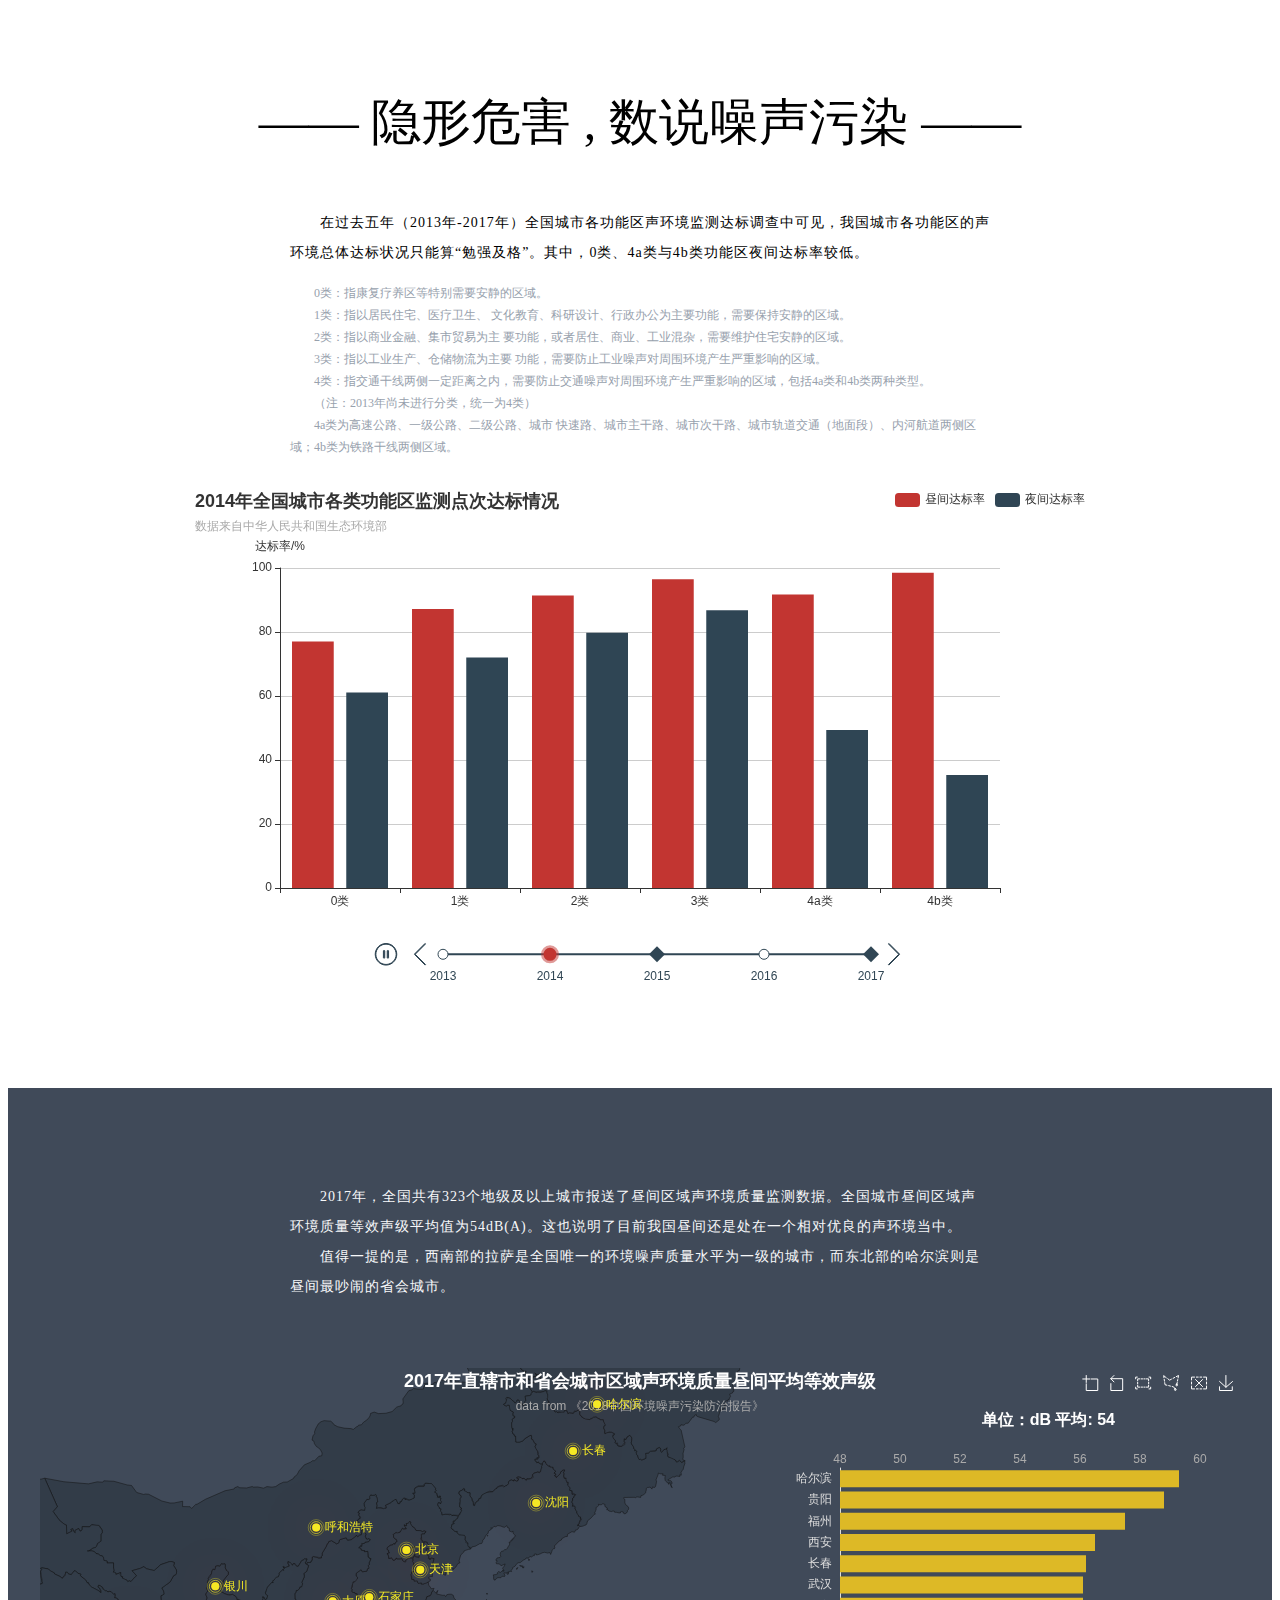
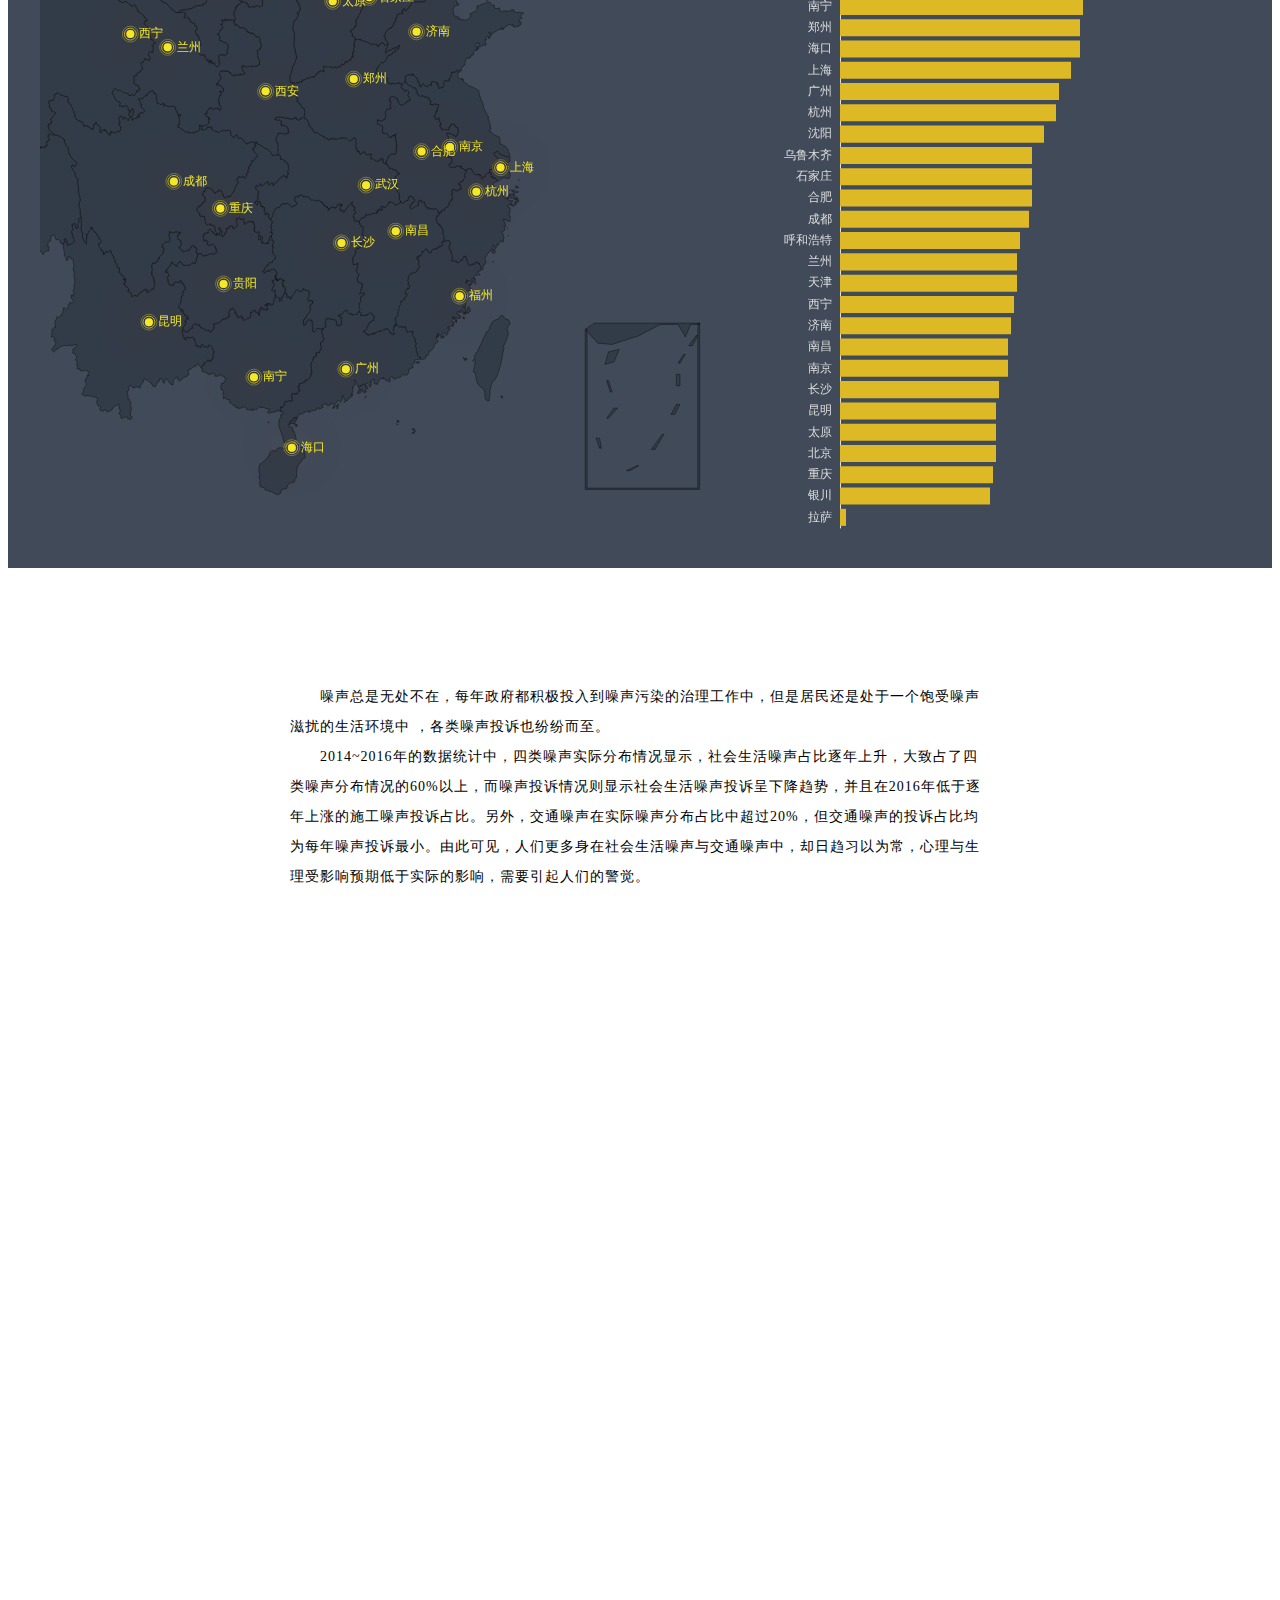
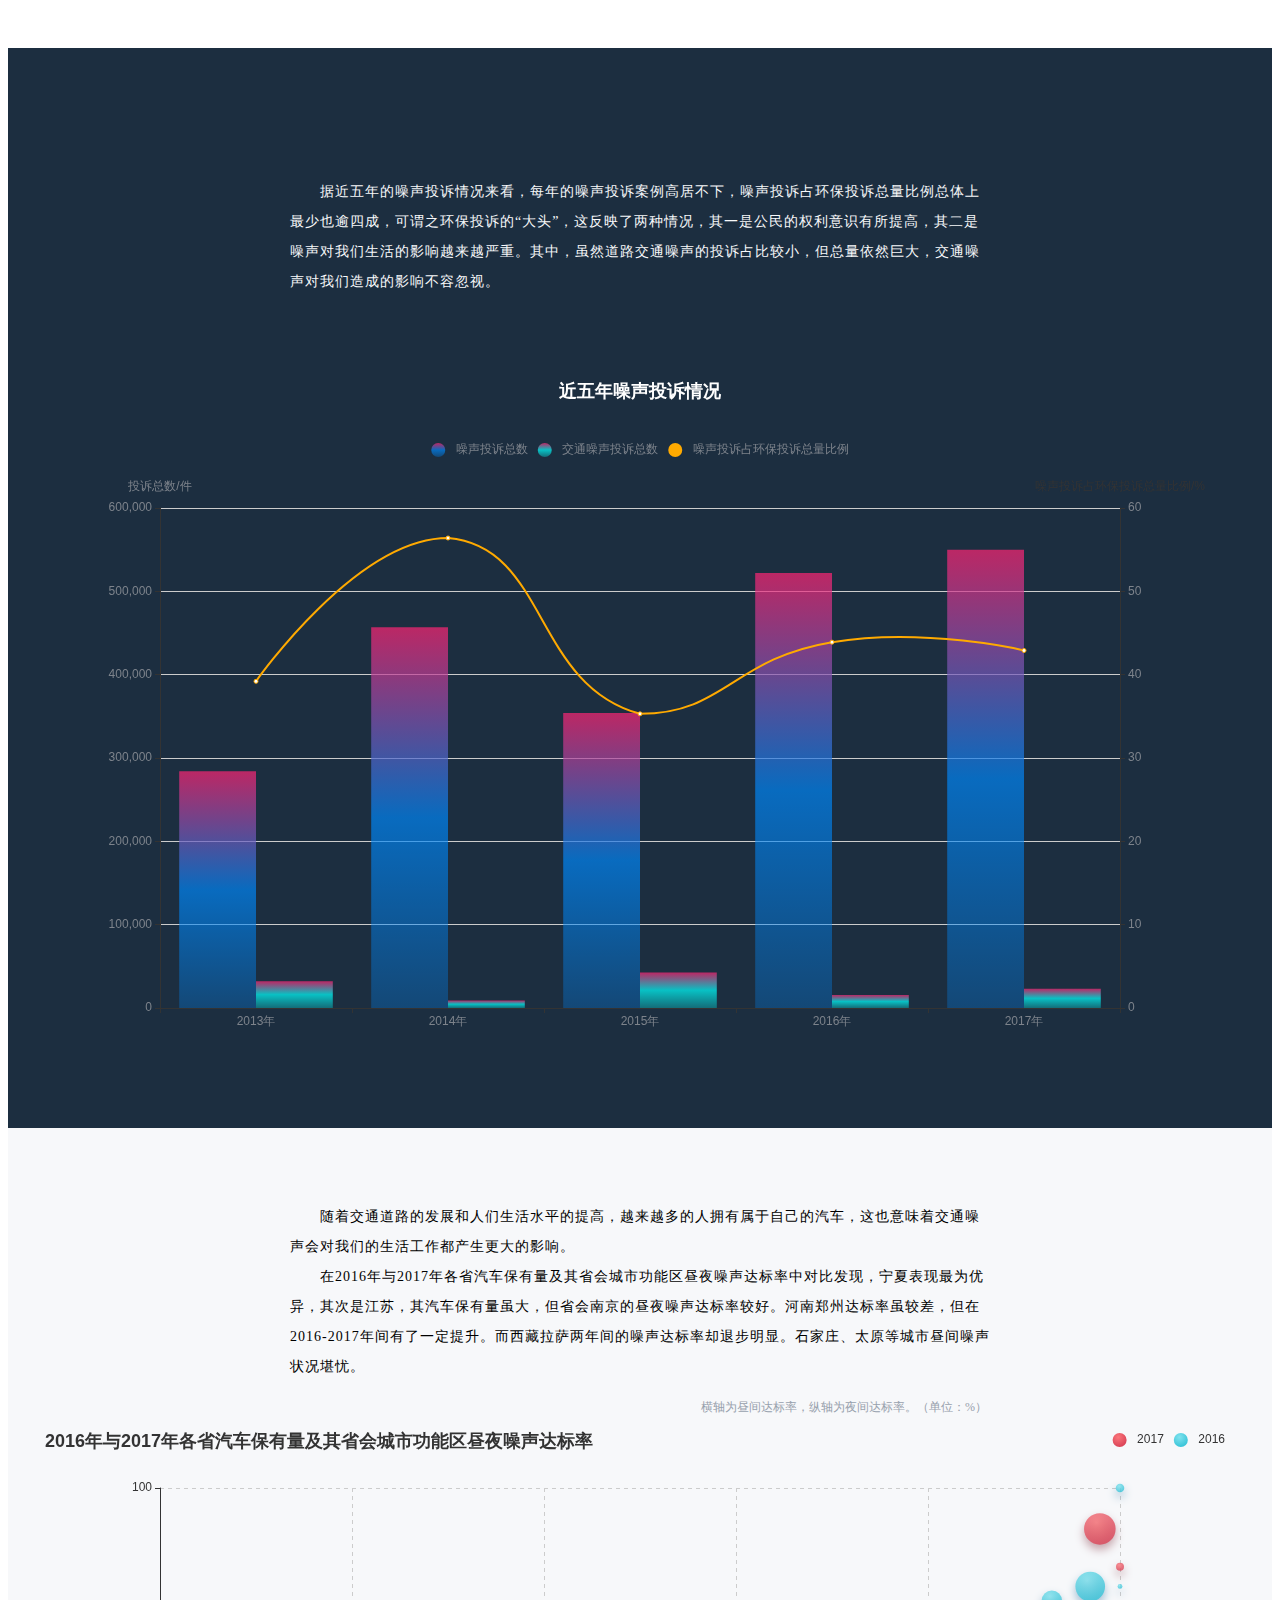
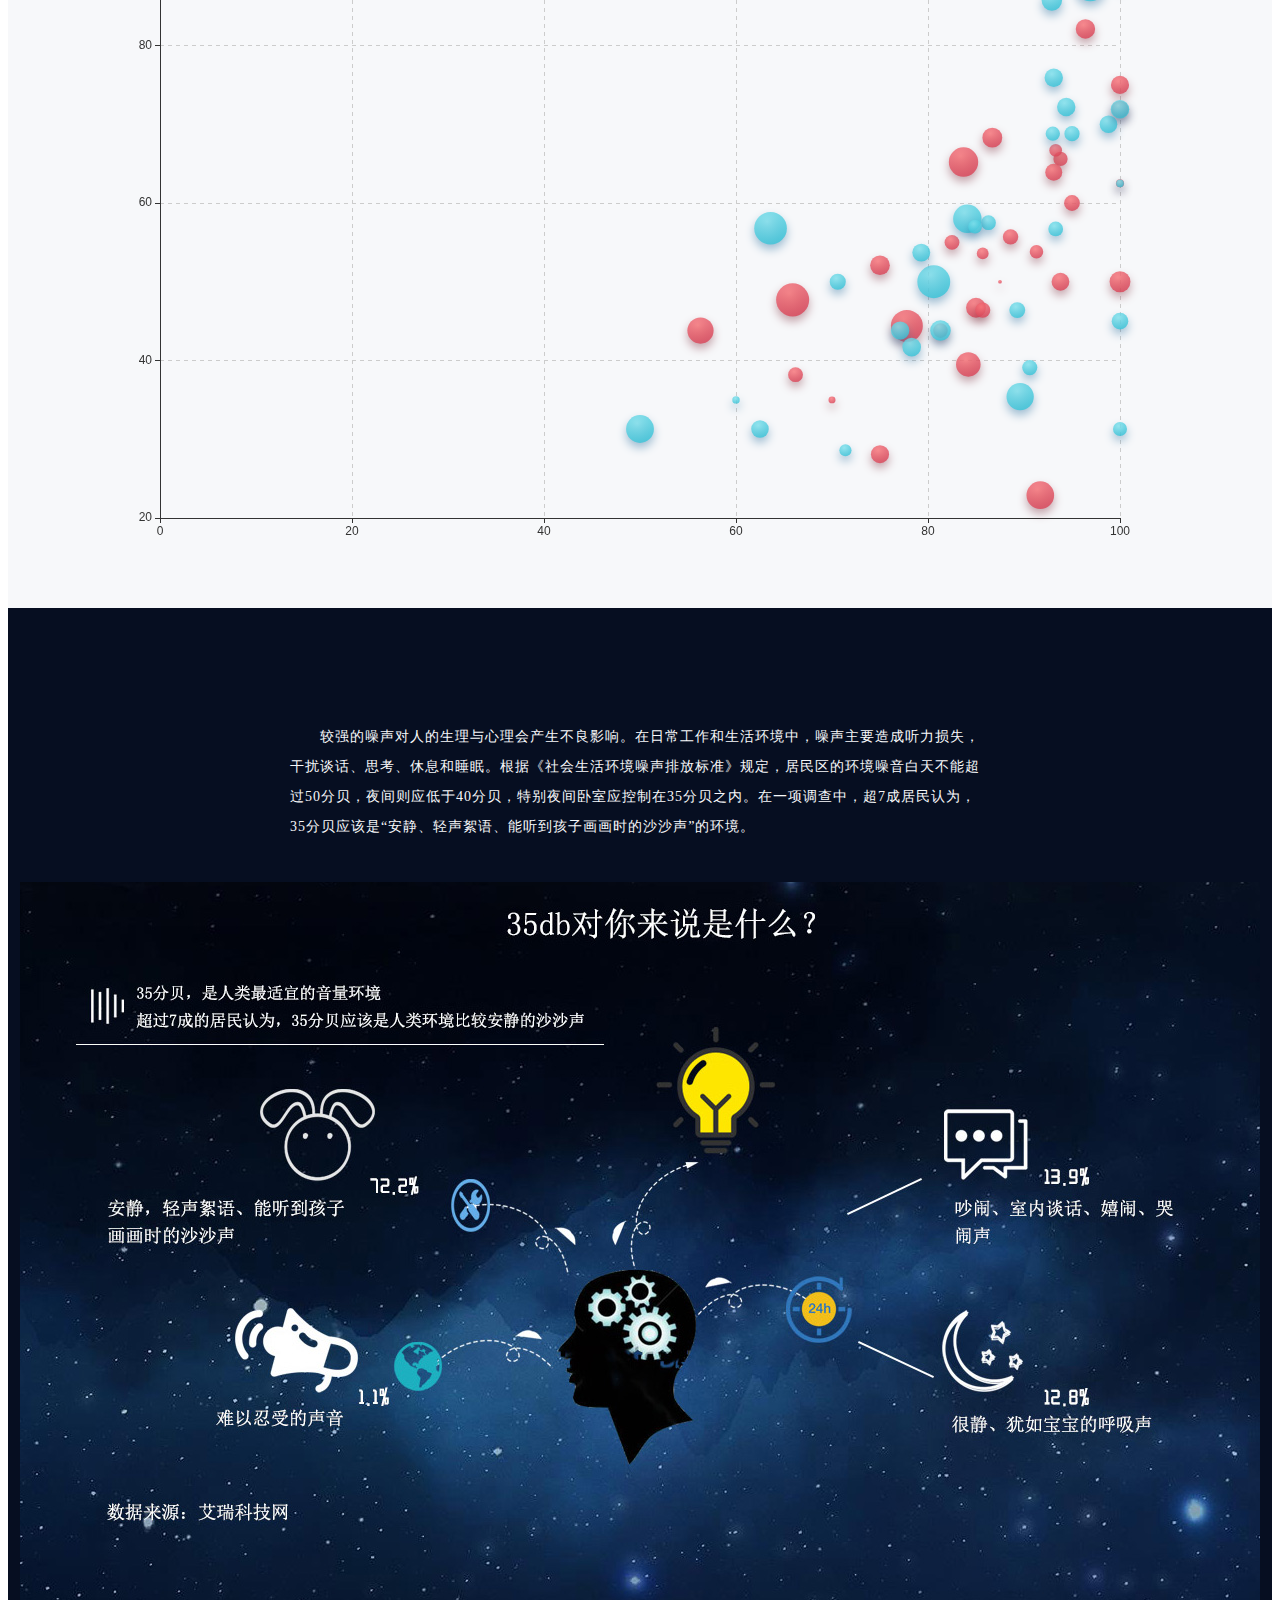
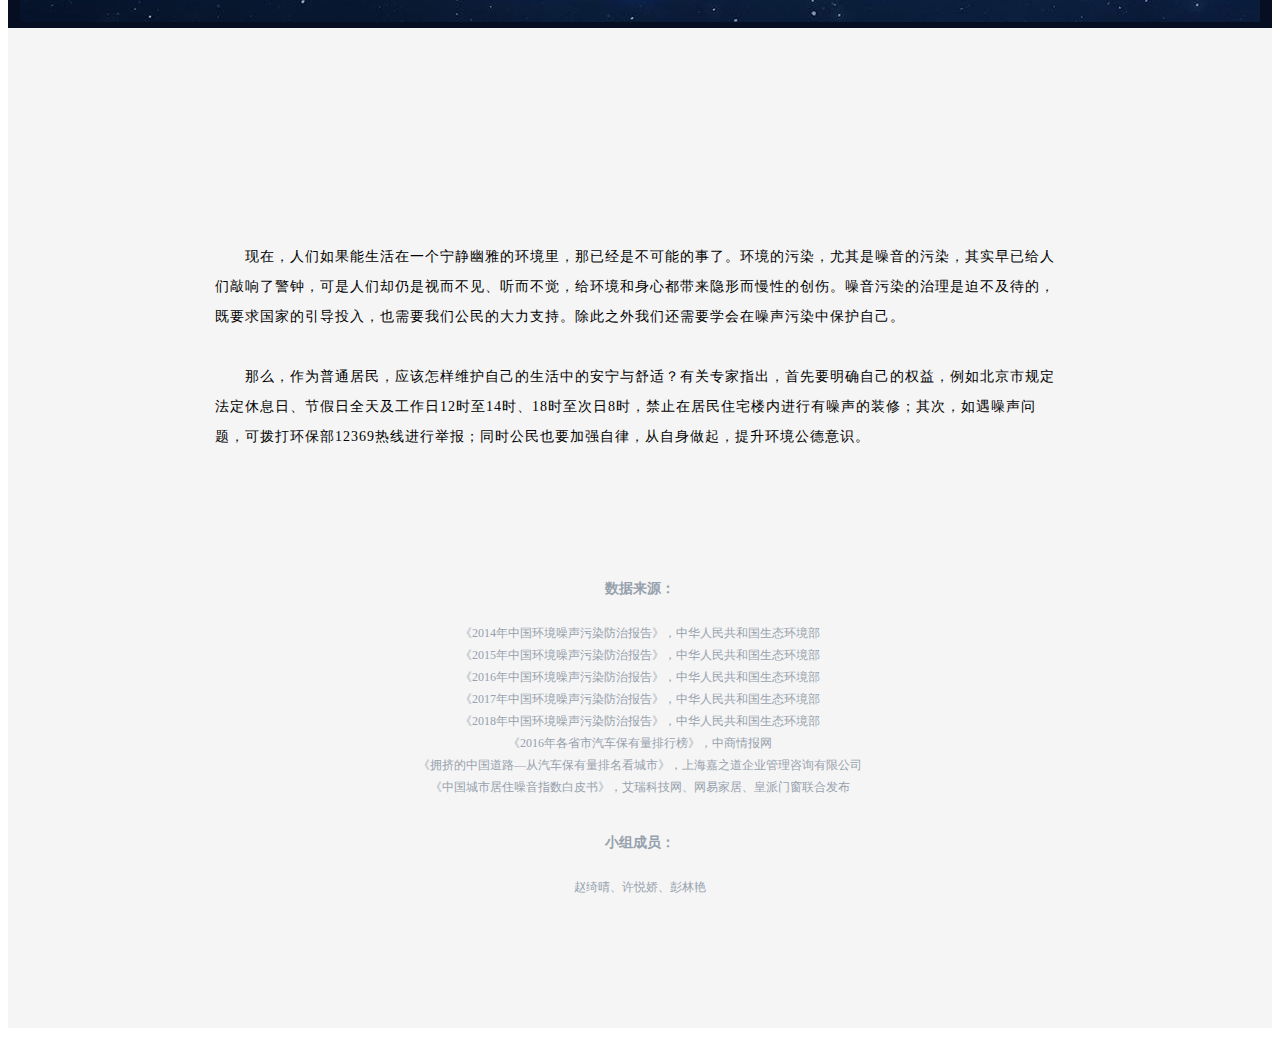
<file: index7.html>
<!DOCTYPE HTML>

<html>

<head>
    <title>数说噪声污染</title>
    <script type="text/javascript" src="echarts.min.js"></script>
    <script type="text/javascript" src="china.js"></script>
</head>

<body>
    <style class="next-head">
        /*! normalize.css v7.0.0 | MIT License | github.com/necolas/normalize.css */
        
        html {
            -ms-text-size-adjust: 100%;
            -webkit-text-size-adjust: 100%;
            line-height: 1.15
        }
        
        #viz1540214181579 {
            margin: 0 auto;
        }
        
        #main1 {
            margin: 0 auto;
        }
        
        #main2 {
            margin: 0 auto;
        }
        
        #main3 {
            margin: 0 auto;
        }
        
        #main4 {
            margin: 0 auto;
        }
        
        #bigtitle {
            margin: 0 auto;
        }
        
        #word1 {
            margin: 0 auto;
        }
        
        #img {
            margin: 0 auto;
        }
        
        article,
        aside,
        footer,
        header,
        nav,
        section {
            display: block
        }
    </style>








    <div style="height:1080px">

        <div style="height:480px">

            <div style="height:70px"></div>

            <div id="bigtitle" style="height:100px">
                <p style="text-align:center"><span style="font-size:50px">—— 隐形危害 , 数说噪声污染 ——</span></p>
            </div>

            <div id="word1" style="width:700px;height:300px">
                <p style="font-size:14px;letter-spacing: 1px;line-height: 30px;">　　在过去五年（2013年-2017年）全国城市各功能区声环境监测达标调查中可见，我国城市各功能区的声环境总体达标状况只能算“勉强及格”。其中，0类、4a类与4b类功能区夜间达标率较低。</p>
                <p style="font-size:12px;line-height: 22px;color: #97a1ad"> 　　0类：指康复疗养区等特别需要安静的区域。<br> 　　1类：指以居民住宅、医疗卫生、 文化教育、科研设计、行政办公为主要功能，需要保持安静的区域。<br> 　　2类：指以商业金融、集市贸易为主 要功能，或者居住、商业、工业混杂，需要维护住宅安静的区域。<br> 　　3类：指以工业生产、仓储物流为主要 功能，需要防止工业噪声对周围环境产生严重影响的区域。<br> 　　4类：指交通干线两侧一定距离之内，需要防止交通噪声对周围环境产生严重影响的区域，包括4a类和4b类两种类型。<br>　　（注：2013年尚未进行分类，统一为4类）<br>　　4a类为高速公路、一级公路、二级公路、城市
                    快速路、城市主干路、城市次干路、城市轨道交通（地面段）、内河航道两侧区域；4b类为铁路干线两侧区域。
                </p>
                </p>
            </div>


        </div>

        <div id="main1" style="width: 900px;height:500px;"></div>
        <script type="text/javascript">
            var myChart = echarts.init(document.getElementById('main1'));
            var dataMap = {};

            function dataFormatter(obj) {
                var pList = ['0类', '1类', '2类', '3类', '4a类', '4b类'];
                var temp;
                for (var year = 2013; year <= 2017; year++) {
                    var max = 0;
                    var sum = 0;
                    temp = obj[year];
                    for (var i = 0, l = temp.length; i < l; i++) {
                        max = Math.max(max, temp[i]);
                        sum += temp[i];
                        obj[year][i] = {
                            name: pList[i],
                            value: temp[i]
                        }
                    }
                    obj[year + 'max'] = Math.floor(max / 100) * 100;
                    obj[year + 'sum'] = sum;
                }
                return obj;
            }

            dataMap.dataDAY = dataFormatter({
                //max : 100,
                2013: [66, 87, 90.8, 97.3, 91.9, 0],
                2014: [77, 87.2, 91.4, 96.5, 91.7, 98.5],
                2015: [80.7, 87.3, 93, 97.3, 93.3, 93.8],
                2016: [78.6, 87.4, 92.5, 97.2, 92.6, 95.3],
                2017: [76.6, 86.7, 92.1, 96.7, 73.3, 97.7]
            });

            dataMap.dataNIGHT = dataFormatter({
                //max : 100,
                2013: [46.6, 71.1, 80.9, 88, 47.6, 0],
                2014: [61.1, 72, 79.8, 86.8, 49.4, 35.3],
                2015: [64.9, 74.7, 83.3, 88.1, 50.7, 64.1],
                2016: [57.3, 72.8, 83.4, 88.3, 50.5, 72.1],
                2017: [58.3, 73.3, 82.5, 86.9, 52, 71.6]
            });
            option = {
                baseOption: {
                    timeline: {
                        // y: 0,
                        axisType: 'category',
                        // realtime: false,
                        // loop: false,
                        autoPlay: true,
                        // currentIndex: 2,
                        playInterval: 1000,
                        // controlStyle: {
                        //     position: 'left'
                        // },
                        data: ['2013',
                            '2014', {
                                value: '2015',
                                tooltip: {
                                    formatter: '{b} 4b类功能区夜间达标率大幅提升'
                                },
                                symbol: 'diamond',
                                symbolSize: 16
                            }, '2016', {
                                value: '2017',
                                tooltip: {
                                    formatter: '{b} 4a类功能区昼间达标率骤减'
                                },
                                symbol: 'diamond',
                                symbolSize: 16
                            },

                        ],
                        label: {
                            formatter: function(s) {
                                return (new Date(s)).getFullYear();
                            }
                        }
                    },
                    title: {
                        subtext: '数据来自中华人民共和国生态环境部'
                    },
                    tooltip: {},
                    legend: {
                        x: 'right',
                        data: ['昼间达标率', '夜间达标率'],
                        selected: {

                        }
                    },
                    calculable: true,
                    grid: {
                        top: 80,
                        bottom: 100
                    },
                    xAxis: [{
                        'type': 'category',
                        'axisLabel': {
                            'interval': 0
                        },
                        'data': [
                            '0类', '1类', '2类', '3类', '4a类', '4b类'
                        ],
                        splitLine: {
                            show: false
                        }
                    }],
                    yAxis: [{
                        type: 'value',
                        name: '达标率/%',
                        // max: 100
                        max: 100
                    }],
                    series: [{
                            name: '昼间达标率',
                            type: 'bar'
                        }, {
                            name: '夜间达标率',
                            type: 'bar'
                        },

                        {
                            name: '四类噪声占比',
                            type: 'pie',
                            center: ['24.5%', '12.7%', '4.7%'],
                            radius: '28%'
                        }
                    ]
                },
                options: [{
                        title: {
                            text: '2013年全国城市各类功能区监测点次达标情况'
                        },
                        series: [{
                                data: dataMap.dataDAY['2013']
                            }, {
                                data: dataMap.dataNIGHT['2013']
                            },

                        ]
                    }, {
                        title: {
                            text: '2014年全国城市各类功能区监测点次达标情况'
                        },
                        series: [{
                                data: dataMap.dataDAY['2014']
                            }, {
                                data: dataMap.dataNIGHT['2014']
                            },

                        ]
                    }, {
                        title: {
                            text: '2015年全国城市各类功能区监测点次达标情况'
                        },
                        series: [{
                                data: dataMap.dataDAY['2015']
                            }, {
                                data: dataMap.dataNIGHT['2015']
                            },

                        ]
                    }, {
                        title: {
                            text: '2016年全国城市各类功能区监测点次达标情况'
                        },
                        series: [{
                                data: dataMap.dataDAY['2016']
                            }, {
                                data: dataMap.dataNIGHT['2016']
                            },

                        ]
                    }, {
                        title: {
                            text: '2017年全国城市各类功能区监测点次达标情况'
                        },
                        series: [{
                                data: dataMap.dataDAY['2017']
                            }, {
                                data: dataMap.dataNIGHT['2017']
                            },

                        ]
                    },

                ]
            };
            myChart.setOption(option);
        </script>

    </div>










    <div style="height:1080px;background-color:#404a59 ;">

        <div style="height:280px">

            <div style="width:700px;height:80px"></div>

            <div id="word1" style="width:700px;height:150px">
                <p style="font-size:14px;letter-spacing: 1px;line-height: 30px;color: #f7f8fa">　　2017年，全国共有323个地级及以上城市报送了昼间区域声环境质量监测数据。全国城市昼间区域声环境质量等效声级平均值为54dB(A)。这也说明了目前我国昼间还是处在一个相对优良的声环境当中。
                    <BR>　　值得一提的是，西南部的拉萨是全国唯一的环境噪声质量水平为一级的城市，而东北部的哈尔滨则是昼间最吵闹的省会城市。</p>
            </div>
        </div>


        <div id="main2" style="width: 1200px;height:800px;"></div>
        <script type="text/javascript">
            var myChart = echarts.init(document.getElementById('main2'));
            var data = [{
                    name: "上海",
                    value: 55.7
                }, {
                    name: "海口",
                    value: 56
                }, {
                    name: "合肥",
                    value: 54.4
                }, {
                    name: "南京",
                    value: 53.6
                }, {
                    name: "杭州",
                    value: 55.2
                }, {
                    name: "广州",
                    value: 55.3
                }, {
                    name: "福州",
                    value: 57.5
                }, {
                    name: "南宁",
                    value: 56.1
                }, {
                    name: "郑州",
                    value: 56
                }, {
                    name: "武汉",
                    value: 56.1
                }, {
                    name: "长沙",
                    value: 53.3
                }, {
                    name: "南昌",
                    value: 53.6
                }, {
                    name: "北京",
                    value: 53.2
                }, {
                    name: "长春",
                    value: 56.2
                }, {
                    name: "沈阳",
                    value: 54.8
                }, {
                    name: "哈尔滨",
                    value: 59.3
                }, {
                    name: "天津",
                    value: 53.9
                }, {
                    name: "济南",
                    value: 53.7
                }, {
                    name: "太原",
                    value: 53.2
                }, {
                    name: "石家庄",
                    value: 54.4
                }, {
                    name: "西安",
                    value: 56.5
                }, {
                    name: "成都",
                    value: 54.3
                }, {
                    name: "重庆",
                    value: 53.1
                }, {
                    name: "昆明",
                    value: 53.2
                }, {
                    name: "拉萨",
                    value: 48.2
                }, {
                    name: "银川",
                    value: 53
                }, {
                    name: "西宁",
                    value: 53.8
                }, {
                    name: "兰州",
                    value: 53.9
                }, {
                    name: "呼和浩特",
                    value: 54
                }, {
                    name: "乌鲁木齐",
                    value: 54.4
                }, {
                    name: "贵阳",
                    value: 58.8
                },


            ];

            var geoCoordMap = {
                "上海": [121.48, 31.22],
                "海口": [110.35, 20.02],
                "合肥": [117.27, 31.86],
                "南京": [118.78, 32.04],
                "杭州": [120.19, 30.26],
                "广州": [113.23, 23.16],
                "福州": [119.3, 26.08],
                "南宁": [108.33, 22.84],
                "郑州": [113.65, 34.76],
                "武汉": [114.31, 30.52],
                "长沙": [113, 28.21],
                "南昌": [115.89, 28.68],
                "北京": [116.46, 39.92],
                "长春": [125.35, 43.88],
                "沈阳": [123.38, 41.8],
                "哈尔滨": [126.63, 45.75],
                "天津": [117.2, 39.13],
                "济南": [117, 36.65],
                "太原": [112.53, 37.87],
                "石家庄": [114.48, 38.03],
                "西安": [108.95, 34.27],
                "成都": [104.06, 30.67],
                "重庆": [106.54, 29.59],
                "昆明": [102.73, 25.04],
                "拉萨": [91.11, 29.97],
                "银川": [106.27, 38.47],
                "西宁": [101.74, 36.56],
                "兰州": [103.73, 36.03],
                "呼和浩特": [111.65, 40.82],
                "乌鲁木齐": [87.68, 43.77],
                "贵阳": [106.71, 26.57],
            };

            var convertData = function(data) {
                var res = [];
                for (var i = 0; i < data.length; i++) {
                    var geoCoord = geoCoordMap[data[i].name];
                    if (geoCoord) {
                        res.push({
                            name: data[i].name,
                            value: geoCoord.concat(data[i].value)
                        });
                    }
                }
                return res;
            };

            var convertedData = [
                convertData(data),
                convertData(data.sort(function(a, b) {
                    return b.value - a.value;
                }).slice(0, 6))
            ];
            data.sort(function(a, b) {
                return a.value - b.value;
            })

            var selectedItems = [];
            var categoryData = [];
            var barData = [];
            //   var maxBar = 30;
            var sum = 0;
            var count = data.length;
            for (var i = 0; i < data.length; i++) {
                categoryData.push(data[i].name);
                barData.push(data[i].value);
                sum += data[i].value;
            }
            console.log(categoryData);
            console.log(sum + "   " + count)
            option = {
                backgroundColor: '#404a59',
                animation: true,
                animationDuration: 1000,
                animationEasing: 'cubicInOut',
                animationDurationUpdate: 1000,
                animationEasingUpdate: 'cubicInOut',
                title: [{
                    text: '2017年直辖市和省会城市区域声环境质量昼间平均等效声级',
                    subtext: 'data from 《2018中国环境噪声污染防治报告》',
                    sublink: 'http://dqhj.mee.gov.cn/dqmyyzshjgl/zshjgl/201808/t20180803_447713.shtml',
                    left: 'center',
                    textStyle: {
                        color: '#fff'
                    }
                }, {
                    id: 'statistic',
                    text: count ? '单位：dB 平均: ' + parseInt((sum / count).toFixed(4)) : '',
                    right: 120,
                    top: 40,
                    width: 100,
                    textStyle: {
                        color: '#fff',
                        fontSize: 16
                    }
                }],
                toolbox: {
                    iconStyle: {
                        normal: {
                            borderColor: '#fff'
                        },
                        emphasis: {
                            borderColor: '#b1e4ff'
                        }
                    },
                    feature: {
                        dataZoom: {},
                        brush: {
                            type: ['rect', 'polygon', 'clear']
                        },
                        saveAsImage: {
                            show: true
                        }
                    }
                },
                brush: {
                    outOfBrush: {
                        color: '#abc'
                    },
                    brushStyle: {
                        borderWidth: 2,
                        color: 'rgba(0,0,0,0.2)',
                        borderColor: 'rgba(0,0,0,0.5)',
                    },
                    seriesIndex: [0, 1],
                    throttleType: 'debounce',
                    throttleDelay: 300,
                    geoIndex: 0
                },
                geo: {
                    map: 'china',
                    left: '10',
                    right: '35%',
                    center: [117.98561551896913, 31.205000490896193],
                    zoom: 1.5,
                    label: {
                        emphasis: {
                            show: false
                        }
                    },
                    roam: true,
                    itemStyle: {
                        normal: {
                            areaColor: '#323c48',
                            borderColor: '#111'
                        },
                        emphasis: {
                            areaColor: '#2a333d'
                        }
                    }
                },
                tooltip: {
                    trigger: 'item'
                },
                grid: {
                    right: 40,
                    top: 100,
                    bottom: 40,
                    width: '30%'
                },
                xAxis: {
                    type: 'value',
                    scale: true,
                    position: 'top',
                    boundaryGap: false,
                    splitLine: {
                        show: false
                    },
                    axisLine: {
                        show: false
                    },
                    axisTick: {
                        show: false
                    },
                    axisLabel: {
                        margin: 2,
                        textStyle: {
                            color: '#aaa'
                        }
                    },
                },
                yAxis: {
                    type: 'category',
                    //  name: 'TOP 20',
                    nameGap: 16,
                    axisLine: {
                        show: true,
                        lineStyle: {
                            color: '#ddd'
                        }
                    },
                    axisTick: {
                        show: false,
                        lineStyle: {
                            color: '#ddd'
                        }
                    },
                    axisLabel: {
                        interval: 0,
                        textStyle: {
                            color: '#ddd'
                        }
                    },
                    data: categoryData
                },
                series: [{
                    // name: 'pm2.5',
                    type: 'scatter',
                    coordinateSystem: 'geo',
                    data: convertedData[0],
                    symbolSize: function(val) {
                        return Math.max(val[2] / 300, 8);
                    },
                    label: {
                        normal: {
                            formatter: '{b}',
                            position: 'right',
                            show: false
                        },
                        emphasis: {
                            show: true
                        }
                    },
                    itemStyle: {
                        normal: {
                            color: '#FF8C00',
                            position: 'right',
                            show: true
                        }
                    }
                }, {
                    //  name: 'Top 5',
                    type: 'effectScatter',
                    coordinateSystem: 'geo',
                    data: convertedData[0],
                    symbolSize: function(val) {
                        return Math.max(val[2] / 500, 8);
                    },
                    showEffectOn: 'render',
                    rippleEffect: {
                        brushType: 'stroke'
                    },
                    hoverAnimation: true,
                    label: {
                        normal: {
                            formatter: '{b}',
                            position: 'right',
                            show: true
                        }
                    },
                    itemStyle: {
                        normal: {
                            color: '#f4e925',
                            shadowBlur: 50,
                            shadowColor: '#EE0000'
                        }
                    },
                    zlevel: 1
                }, {
                    id: 'bar',
                    zlevel: 2,
                    type: 'bar',
                    symbol: 'none',
                    itemStyle: {
                        normal: {
                            color: '#ddb926'
                        }
                    },

                    data: data
                }]
            };



            function renderBrushed(params) {
                var mainSeries = params.batch[0].selected[0];

                var selectedItems = [];
                var categoryData = [];
                var barData = [];
                var maxBar = 30;
                var sum = 0;
                var count = 0;

                for (var i = 0; i < mainSeries.dataIndex.length; i++) {
                    var rawIndex = mainSeries.dataIndex[i];
                    var dataItem = convertedData[0][rawIndex];
                    var pmValue = dataItem.value[2];

                    sum += pmValue;
                    count++;

                    selectedItems.push(dataItem);
                }

                selectedItems.sort(function(a, b) {
                    //   return b.value[2] - a.value[2];
                    return a.value - b.value;
                });

                for (var i = 0; i < Math.min(selectedItems.length, maxBar); i++) {
                    categoryData.push(selectedItems[i].name);
                    barData.push(selectedItems[i].value[2]);
                }

                this.setOption({
                    yAxis: {
                        data: categoryData
                    },
                    xAxis: {
                        axisLabel: {
                            show: !!count
                        }
                    },
                    title: {
                        id: 'statistic',
                        text: count ? '单位：dB 平均: ' + (sum / count).toFixed(4) : ''
                    },
                    series: {
                        id: 'bar',
                        //        sort:'descending',
                        data: barData
                    }
                });
            }
            myChart.setOption(option);
        </script>
    </div>















    <div style="height:1080px">

        <div style="height:350px">


            <div style="width:700px;height:100px"></div>

            <div id="word1" style="width:700px;height:180px">
                <p style="font-size:14px;letter-spacing: 1px;line-height: 30px">　　噪声总是无处不在，每年政府都积极投入到噪声污染的治理工作中，但是居民还是处于一个饱受噪声滋扰的生活环境中 ，各类噪声投诉也纷纷而至。<br> 　　2014~2016年的数据统计中，四类噪声实际分布情况显示，社会生活噪声占比逐年上升，大致占了四类噪声分布情况的60%以上，而噪声投诉情况则显示社会生活噪声投诉呈下降趋势，并且在2016年低于逐年上涨的施工噪声投诉占比。另外，交通噪声在实际噪声分布占比中超过20%，但交通噪声的投诉占比均为每年噪声投诉最小。由此可见，人们更多身在社会生活噪声与交通噪声中，却日趋习以为常，心理与生理受影响预期低于实际的影响，需要引起人们的警觉。
                </p>
            </div>

        </div>

        <div class='tableauPlaceholder' id='viz1540214181579' style='position: relative'><noscript><a href='#'><img alt=' ' src='https:&#47;&#47;public.tableau.com&#47;static&#47;images&#47;1-&#47;1-_31&#47;1_1&#47;1_rss.png' style='border: none' /></a></noscript><object class='tableauViz' style='display:none;'><param name='host_url' value='https%3A%2F%2Fpublic.tableau.com%2F' /> <param name='embed_code_version' value='3' /> <param name='site_root' value='' /><param name='name' value='1-_31&#47;1_1' /><param name='tabs' value='no' /><param name='toolbar' value='yes' /><param name='static_image' value='https:&#47;&#47;public.tableau.com&#47;static&#47;images&#47;1-&#47;1-_31&#47;1_1&#47;1.png' /> <param name='animate_transition' value='yes' /><param name='display_static_image' value='yes' /><param name='display_spinner' value='yes' /><param name='display_overlay' value='yes' /><param name='display_count' value='yes' /></object></div>
        <script type='text/javascript'>
            var divElement = document.getElementById('viz1540214181579');
            var vizElement = divElement.getElementsByTagName('object')[0];
            vizElement.style.width = '1000px';
            vizElement.style.height = '827px';
            var scriptElement = document.createElement('script');
            scriptElement.src = 'https://public.tableau.com/javascripts/api/viz_v1.js';
            vizElement.parentNode.insertBefore(scriptElement, vizElement);
        </script>

    </div>












    <div style="height:1080px;background-color:#1c2e40">

        <div style="height:320px">

            <div style="width:700px;height:115px"></div>

            <div id="word1" style="width:700px;height:150px">
                <p style="font-size:14px;letter-spacing: 1px;line-height: 30px;color: #f7f8fa">　　据近五年的噪声投诉情况来看，每年的噪声投诉案例高居不下，噪声投诉占环保投诉总量比例总体上最少也逾四成，可谓之环保投诉的“大头”，这反映了两种情况，其一是公民的权利意识有所提高，其二是噪声对我们生活的影响越来越严重。其中，虽然道路交通噪声的投诉占比较小，但总量依然巨大，交通噪声对我们造成的影响不容忽视。
                </p>
            </div>
        </div>

        <div id="main3" style="width: 1200px;height:700px;"></div>
        <script type="text/javascript">
            var myChart = echarts.init(document.getElementById('main3'));



            option = {
                "title": {
                    "text": "近五年噪声投诉情况",
                    "left": "center",
                    "y": "10",
                    "textStyle": {
                        "color": "#fff"
                    }
                },
                "backgroundColor": "#1c2e40",
                "color": "#384757",
                "tooltip": {
                    "trigger": "axis",
                    "axisPointer": {
                        "type": "cross",
                        "crossStyle": {
                            "color": "#384757"
                        }
                    }
                },
                "legend": {
                    "data": [{
                        "name": "噪声投诉总数",
                        "icon": "circle",
                        "textStyle": {
                            "color": "#7d838b"
                        }
                    }, {
                        "name": "交通噪声投诉总数",
                        "icon": "circle",
                        "textStyle": {
                            "color": "#7d838b"
                        }
                    }, {
                        "name": "噪声投诉占环保投诉总量比例",
                        "icon": "circle",
                        "textStyle": {
                            "color": "#7d838b"
                        }
                    }],
                    "top": "10%",
                    "textStyle": {
                        "color": "#fff"
                    }
                },
                "xAxis": [{
                    "type": "category",
                    "data": [
                        "2013年",
                        "2014年",
                        "2015年",
                        "2016年",
                        "2017年",

                    ],
                    "axisPointer": {
                        "type": "shadow"
                    },
                    "axisLabel": {
                        "show": true,
                        "textStyle": {
                            "color": "#7d838b"
                        }
                    }
                }],
                "yAxis": [{
                    "type": "value",
                    "name": "投诉总数/件",
                    "nameTextStyle": {
                        "color": "#7d838b"
                    },
                    "min": 0,
                    "max": 600000,
                    "interval": 100000,
                    "axisLabel": {
                        "show": true,
                        "textStyle": {
                            "color": "#7d838b"
                        }
                    },
                    "axisLine": {
                        "show": true
                    },
                    "splitLine": {
                        "lineStyle": {
                            "color": "#7d838b"
                        }
                    }
                }, {
                    "type": "value",
                    "name": "噪声投诉占环保投诉总量比例/%",
                    "show": true,
                    "axisLabel": {
                        "show": true,
                        "textStyle": {
                            "color": "#7d838b"
                        }
                    }
                }],
                "grid": {
                    "top": "20%"
                },
                "series": [{
                    "name": "噪声投诉总数",
                    "type": "bar",
                    "data": [
                        284000,
                        457000,
                        354000,
                        522000,
                        550000

                    ],
                    "barWidth": "auto",
                    "itemStyle": {
                        "normal": {
                            "color": {
                                "type": "linear",
                                "x": 0,
                                "y": 0,
                                "x2": 0,
                                "y2": 1,
                                "colorStops": [{
                                    "offset": 0,
                                    "color": "rgba(255,37,117,0.7)"
                                }, {
                                    "offset": 0.5,
                                    "color": "rgba(0,133,245,0.7)"
                                }, {
                                    "offset": 1,
                                    "color": "rgba(0,133,245,0.3)"
                                }],
                                "globalCoord": false
                            }
                        }
                    }
                }, {
                    "name": "交通噪声投诉总数",
                    "type": "bar",
                    "data": [
                        32092,
                        9140,
                        42480,
                        15660,
                        23100
                    ],
                    "barWidth": "auto",
                    "itemStyle": {
                        "normal": {
                            "color": {
                                "type": "linear",
                                "x": 0,
                                "y": 0,
                                "x2": 0,
                                "y2": 1,
                                "colorStops": [{
                                    "offset": 0,
                                    "color": "rgba(255,37,117,0.7)"
                                }, {
                                    "offset": 0.5,
                                    "color": "rgba(0,255,252,0.7)"
                                }, {
                                    "offset": 1,
                                    "color": "rgba(0,255,252,0.3)"
                                }],
                                "globalCoord": false
                            }
                        }
                    },
                    "barGap": "0"
                }, {
                    "name": "噪声投诉占环保投诉总量比例",
                    "type": "line",
                    "yAxisIndex": 1,
                    "data": [
                        39.2,
                        56.4,
                        35.3,
                        43.9,
                        42.9,

                    ],
                    "itemStyle": {
                        "normal": {
                            "color": "#ffaa00"
                        }
                    },
                    "smooth": true
                }]
            };



            myChart.setOption(option);
        </script>
    </div>







    <div style="height:1080px;background-color: #f7f8fa">

        <div style="height:300px">

            <div style="width:700px;height:60px"></div>

            <div id="word1" style="width:700px;height:150px">
                <p style="font-size:14px;letter-spacing: 1px;line-height: 30px">　　随着交通道路的发展和人们生活水平的提高，越来越多的人拥有属于自己的汽车，这也意味着交通噪声会对我们的生活工作都产生更大的影响。
                    <BR>　　在2016年与2017年各省汽车保有量及其省会城市功能区昼夜噪声达标率中对比发现，宁夏表现最为优异，其次是江苏，其汽车保有量虽大，但省会南京的昼夜噪声达标率较好。河南郑州达标率虽较差，但在2016-2017年间有了一定提升。而西藏拉萨两年间的噪声达标率却退步明显。石家庄、太原等城市昼间噪声状况堪忧。
                    <p style="font-size:12px;line-height: 22px;color: #97a1ad">　　　　　　　　　　　　　　　　　　 　　　　　　　　　　　　　　　　横轴为昼间达标率，纵轴为夜间达标率。（单位：%）
                    </p>
                </p>
            </div>

        </div>

        <div id="main4" style="width: 1200px;height:750px;"></div>
        <script type="text/javascript">
            var myChart = echarts.init(document.getElementById('main4'));

            var data = [
                [
                    [100, 50, 5460000, '北京', 2017],
                    [91.3, 53.8, 2280000, '天津', 2017],
                    [91.7, 22.9, 9520000, '河北', 2017],
                    [100, 75, 4110000, '山西', 2017],
                    [95, 60, 3130000, '内蒙古', 2017],
                    [96.4, 82.1, 4690000, '辽宁', 2017],
                    [93.8, 65.6, 2540000, '吉林', 2017],
                    [66.2, 38.2, 2750000, '黑龙江', 2017],
                    [93.1, 63.9, 3620000, '上海', 2017],
                    [97.9, 94.8, 12440000, '江苏', 2017],
                    [83.7, 65.2, 10800000, '浙江', 2017],
                    [86.7, 68.3, 4940000, '安徽', 2017],
                    [93.8, 50, 3970000, '福建', 2017],
                    [82.5, 55, 2750000, '江西', 2017],
                    [77.8, 44.4, 12730000, '山东', 2017],
                    [56.3, 43.8, 8600000, '河南', 2017],
                    [75, 52.1, 4830000, '湖北', 2017],
                    [85, 46.7, 4930000, '湖南', 2017],
                    [65.9, 47.7, 13650000, '广东', 2017],
                    [85.7, 46.4, 2890000, '广西', 2017],
                    [100, 62.5, 810000, '海南', 2017],
                    [88.6, 55.7, 2980000, '重 庆', 2017],
                    [84.2, 39.5, 7530000, '四川', 2017],
                    [81.3, 43.8, 2680000, '贵州', 2017],
                    [100, 71.9, 3700000, '云南', 2017],
                    [87.5, 50, 170000, '西藏', 2017],
                    [75, 28.1, 4110000, '陕西', 2017],
                    [85.7, 53.6, 1750000, '甘肃', 2017],
                    [70, 35, 610000, '青海', 2017],
                    [100, 90, 790000, '宁夏', 2017],
                    [93.3, 66.7, 2020000, '新疆', 2017],

                ],
                [
                    [81.3, 43.8, 5300000, '北京', 2016],
                    [86.3, 57.5, 2740000, '天津', 2016],
                    [89.6, 35.4, 9300000, '河北', 2016],
                    [94.4, 72.2, 4240000, '山西', 2016],
                    [100, 45, 3420000, '内蒙古', 2016],
                    [92.9, 85.7, 5200000, '辽宁', 2016],
                    [90.6, 39.1, 2850000, '吉林', 2016],
                    [70.6, 50, 3230000, '黑龙江', 2016],
                    [93, 68.8, 2550000, '上海', 2016],
                    [96.9, 87.5, 10950000, '江苏', 2016],
                    [84.1, 58, 10120000, '浙江', 2016],
                    [93.1, 75.9, 4220000, '安徽', 2016],
                    [98.8, 70, 3860000, '福建', 2016],
                    [95, 68.8, 2880000, '江西', 2016],
                    [80.6, 50, 13500000, '山东', 2016],
                    [50, 31.3, 9690000, '河南', 2016],
                    [77.1, 43.8, 4220000, '湖北', 2016],
                    [78.3, 41.7, 4340000, '湖南', 2016],
                    [63.6, 56.8, 13320000, '广东', 2016],
                    [89.3, 46.4, 3160000, '广西', 2016],
                    [100, 62.5, 750000, '海南', 2016],
                    [84.9, 57, 2370000, '重 庆', 2016],
                    [79.3, 53.7, 4000000, '四川', 2016],
                    [100, 31.3, 2440000, '贵州', 2016],
                    [100, 71.9, 4300000, '云南', 2016],
                    [100, 87.5, 290000, '西藏', 2016],
                    [62.5, 31.3, 3850000, '陕西', 2016],
                    [71.4, 28.6, 1850000, '甘肃', 2016],
                    [60, 35, 690000, '青海', 2016],
                    [100, 100, 910000, '宁夏', 2016],
                    [93.3, 56.7, 2720000, '新疆', 2016],
                ]
            ];

            option = {
                backgroundColor: new echarts.graphic.RadialGradient(0.3, 0.3, 0.8, [{
                    offset: 0,
                    color: '#f7f8fa'
                }, {
                    offset: 1,
                    color: '#f7f8fa'
                }]),
                title: {
                    text: '2016年与2017年各省汽车保有量及其省会城市功能区昼夜噪声达标率'
                },
                legend: {
                    right: 10,
                    data: ['2017', '2016']
                },
                xAxis: {
                    splitLine: {
                        lineStyle: {
                            type: 'dashed'
                        }
                    }
                },
                yAxis: {
                    splitLine: {
                        lineStyle: {
                            type: 'dashed'
                        }
                    },
                    scale: true
                },
                series: [{
                    name: '2017',
                    data: data[0],
                    type: 'scatter',
                    symbolSize: function(data) {
                        return Math.sqrt(data[2] * 20) / 5e2;
                    },
                    label: {
                        emphasis: {
                            show: true,
                            formatter: function(param) {
                                return param.data[3];
                            },
                            position: 'top'
                        }
                    },
                    itemStyle: {
                        normal: {
                            shadowBlur: 10,
                            shadowColor: 'rgba(120, 36, 50, 0.5)',
                            shadowOffsetY: 5,
                            color: new echarts.graphic.RadialGradient(0.4, 0.3, 1, [{
                                offset: 0,
                                color: 'rgb(251, 118, 123)'
                            }, {
                                offset: 1,
                                color: 'rgb(204, 46, 72)'
                            }])
                        }
                    }
                }, {
                    name: '2016',
                    data: data[1],
                    type: 'scatter',
                    symbolSize: function(data) {
                        return Math.sqrt(data[2] * 20) / 5e2;
                    },
                    label: {
                        emphasis: {
                            show: true,
                            formatter: function(param) {
                                return param.data[3];
                            },
                            position: 'top'
                        }
                    },
                    itemStyle: {
                        normal: {
                            shadowBlur: 10,
                            shadowColor: 'rgba(25, 100, 150, 0.5)',
                            shadowOffsetY: 5,
                            color: new echarts.graphic.RadialGradient(0.4, 0.3, 1, [{
                                offset: 0,
                                color: 'rgb(129, 227, 238)'
                            }, {
                                offset: 1,
                                color: 'rgb(25, 183, 207)'
                            }])
                        }
                    }
                }]
            };

            myChart.setOption(option);
        </script>
    </div>







    <div style="width:100%;height:1020px;background-color:#060e21">

        <div style="width:700px;height:100px"></div>

        <div id="word1" style="width:700px;height:160px">
            <p style="font-size:14px;letter-spacing: 1px;line-height: 30px;color: #f7f8fa">　　较强的噪声对人的生理与心理会产生不良影响。在日常工作和生活环境中，噪声主要造成听力损失，干扰谈话、思考、休息和睡眠。根据《社会生活环境噪声排放标准》规定，居民区的环境噪音白天不能超过50分贝，夜间则应低于40分贝，特别夜间卧室应控制在35分贝之内。在一项调查中，超7成居民认为，35分贝应该是“安静、轻声絮语、能听到孩子画画时的沙沙声”的环境。
            </p>
        </div>
        <div id=img style="height:740px;width: 1240px">
            <img src="20181022222446a.jpg" width="1240" height="740px" alt="" /> </div>

    </div>









    <div style="height:1000px;background-color: whitesmoke">

        <div style="height:200px"></div>

        <div id="word1" style="width:850px;height:800px">
            <p style="font-size:14px;letter-spacing: 1px;line-height: 30px">　　现在，人们如果能生活在一个宁静幽雅的环境里，那已经是不可能的事了。环境的污染，尤其是噪音的污染，其实早已给人们敲响了警钟，可是人们却仍是视而不见、听而不觉，给环境和身心都带来隐形而慢性的创伤。噪音污染的治理是迫不及待的，既要求国家的引导投入，也需要我们公民的大力支持。除此之外我们还需要学会在噪声污染中保护自己。 <br> <br>　　那么，作为普通居民，应该怎样维护自己的生活中的安宁与舒适？有关专家指出，首先要明确自己的权益，例如北京市规定法定休息日、节假日全天及工作日12时至14时、18时至次日8时，禁止在居民住宅楼内进行有噪声的装修；其次，如遇噪声问题，可拨打环保部12369热线进行举报；同时公民也要加强自律，从自身做起，提升环境公德意识。

                <div style="height:100px"></div>
                <p style="font-size:12px;line-height: 22px;color: #97a1ad;text-align: center"><span style="font-weight:bold;font-size:14px">数据来源：</span><br>&nbsp;<br>《2014年中国环境噪声污染防治报告》，中华人民共和国生态环境部<br>《2015年中国环境噪声污染防治报告》，中华人民共和国生态环境部<br>《2016年中国环境噪声污染防治报告》，中华人民共和国生态环境部<br>《2017年中国环境噪声污染防治报告》，中华人民共和国生态环境部<br>《2018年中国环境噪声污染防治报告》，中华人民共和国生态环境部<br>《2016年各省市汽车保有量排行榜》，中商情报网<br>《拥挤的中国道路—从汽车保有量排名看城市》，上海嘉之道企业管理咨询有限公司<br>《中国城市居住噪音指数白皮书》，艾瑞科技网、网易家居、皇派门窗联合发布
                </p>
                <div style="height:10px"></div>
                <p style="font-size:12px;line-height: 22px;color: #97a1ad;text-align: center"><span style="font-weight:bold;font-size:14px">小组成员：</span><br>&nbsp;<br>赵绮晴、许悦娇、彭林艳
                </p>
            </p>

        </div>



</body>

</html>
</file>
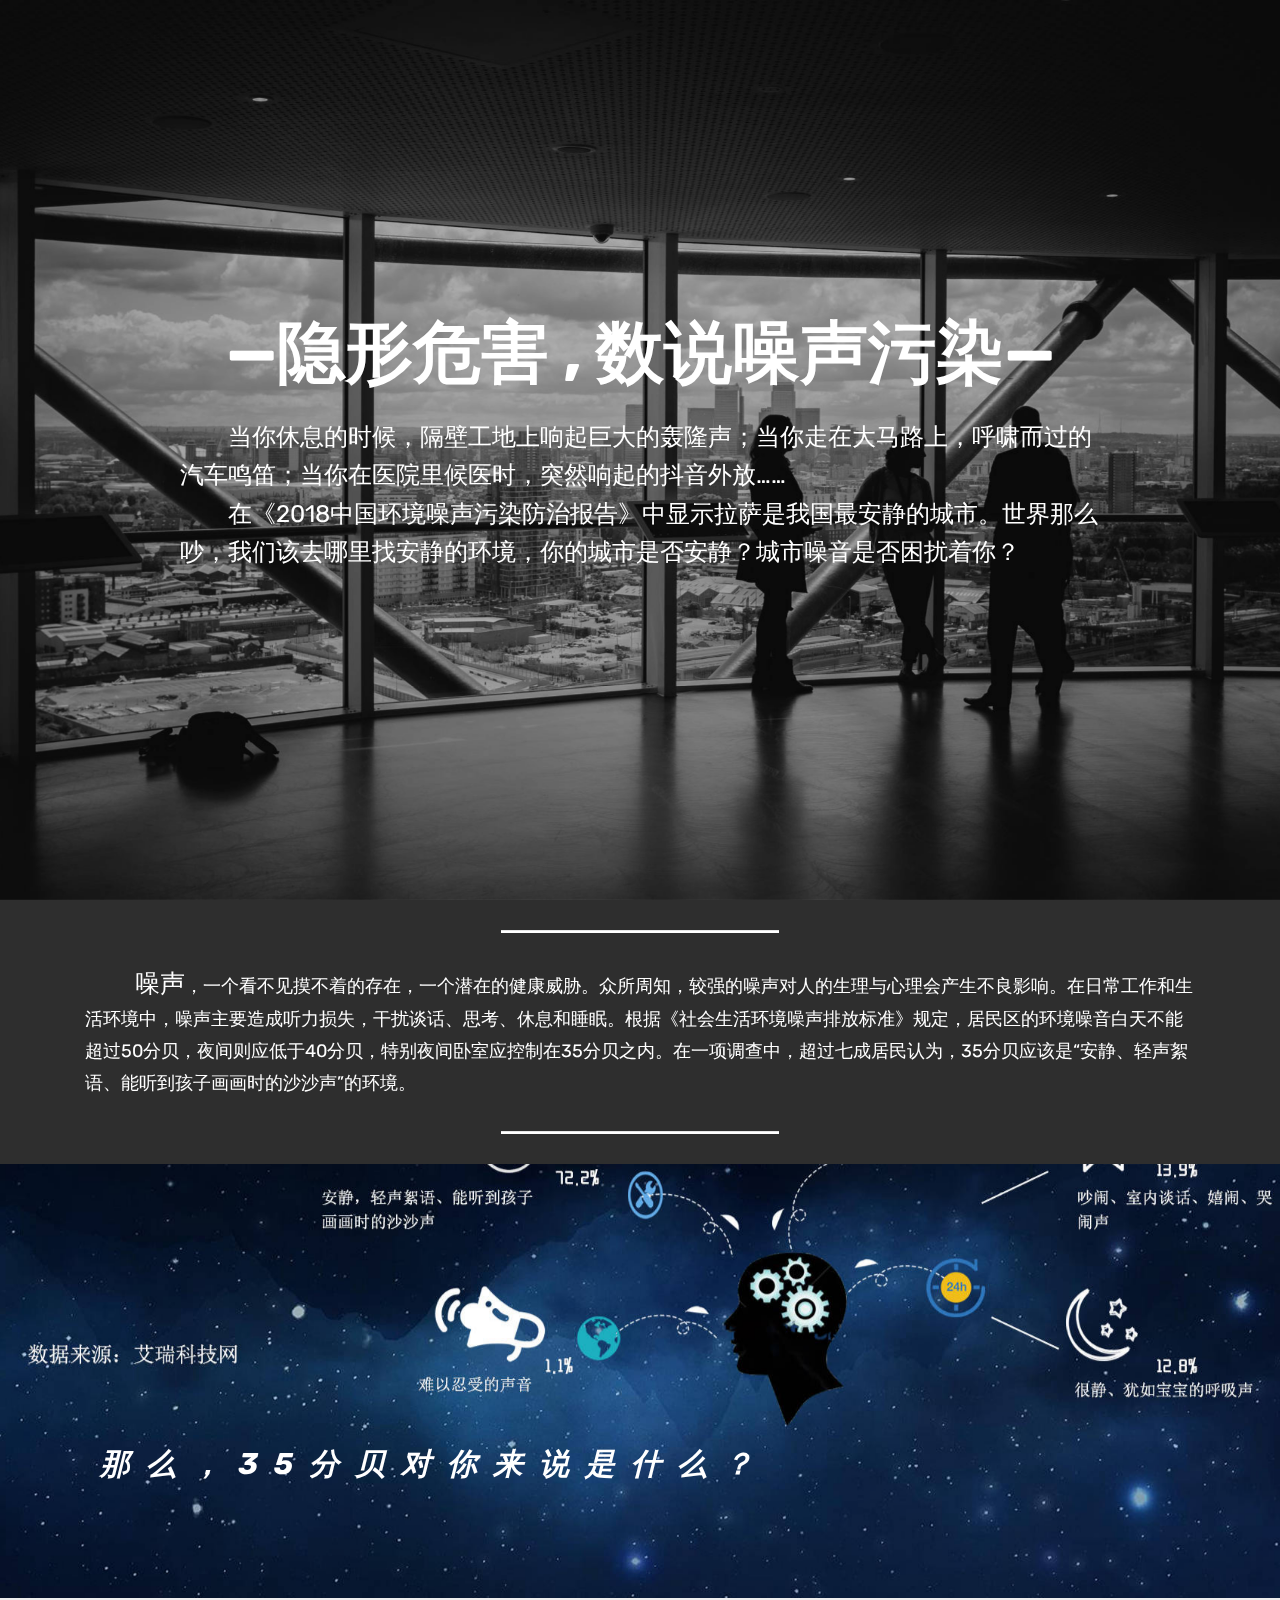
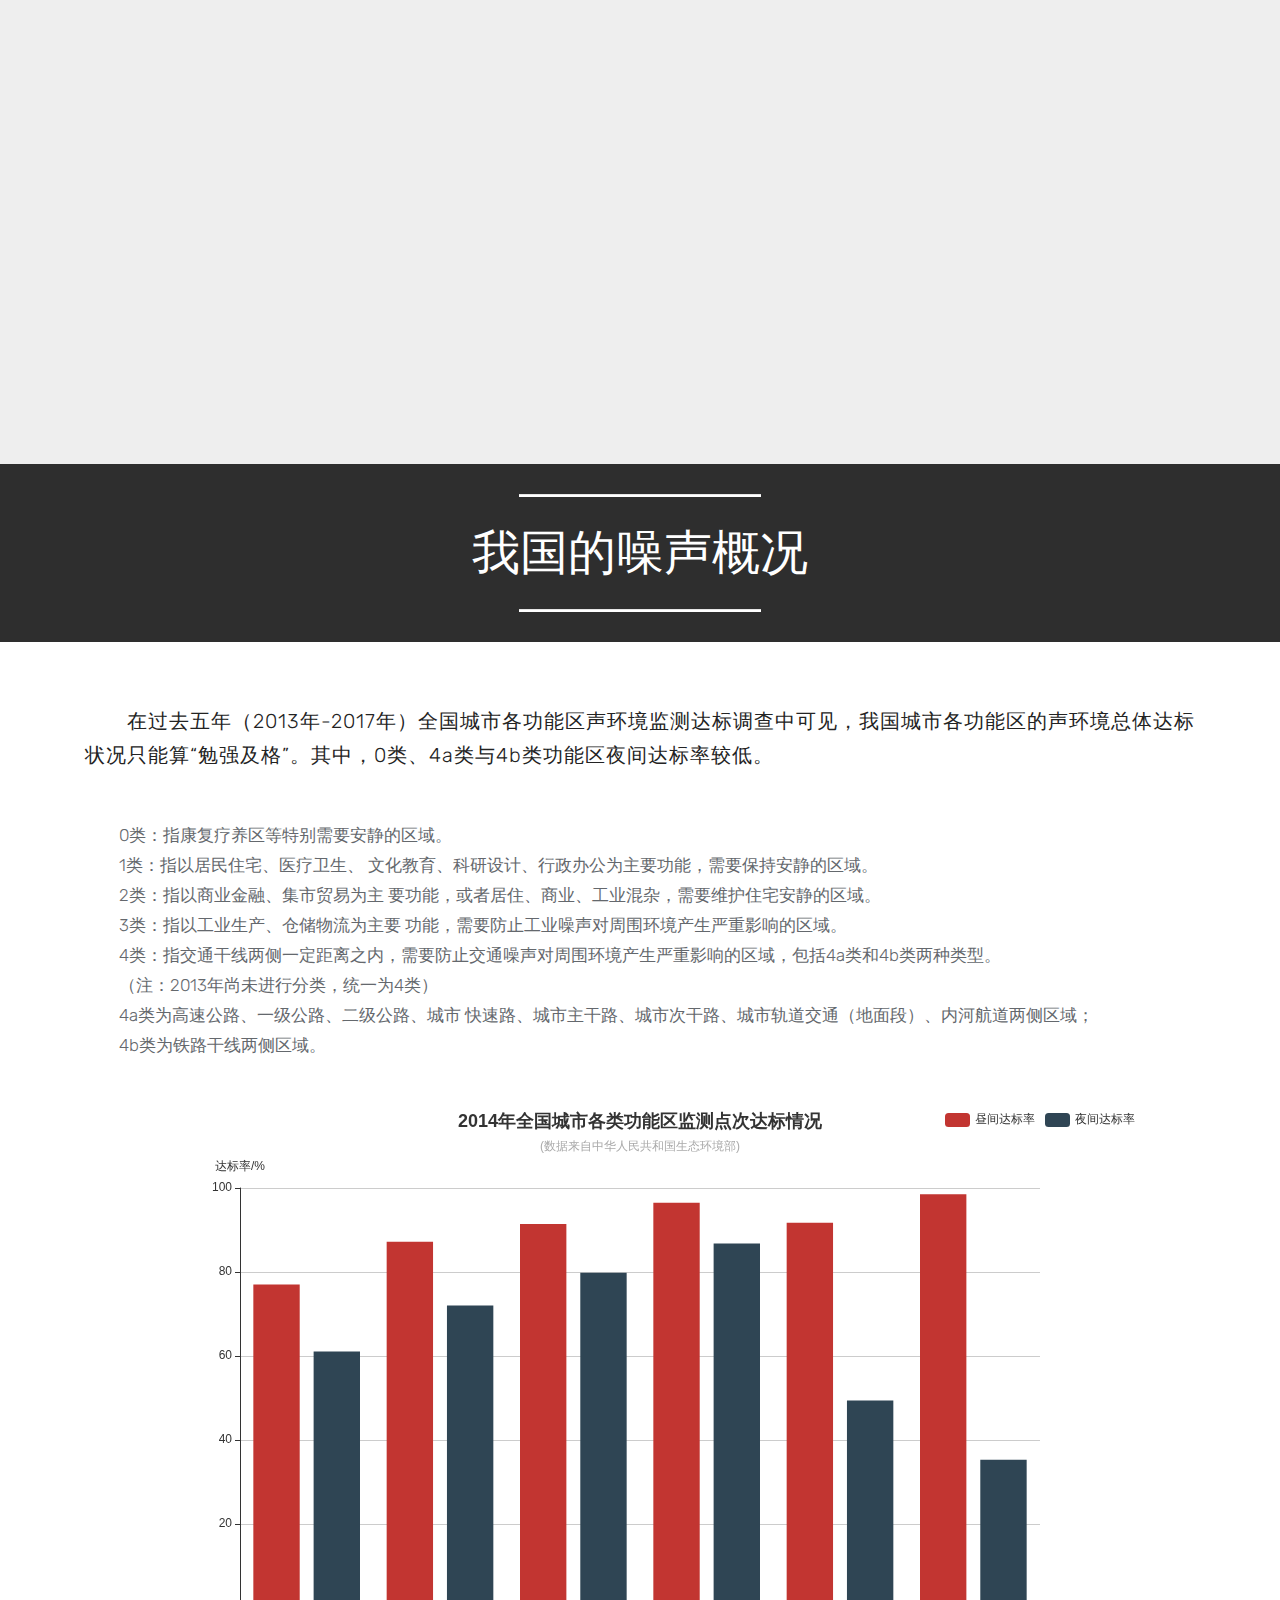
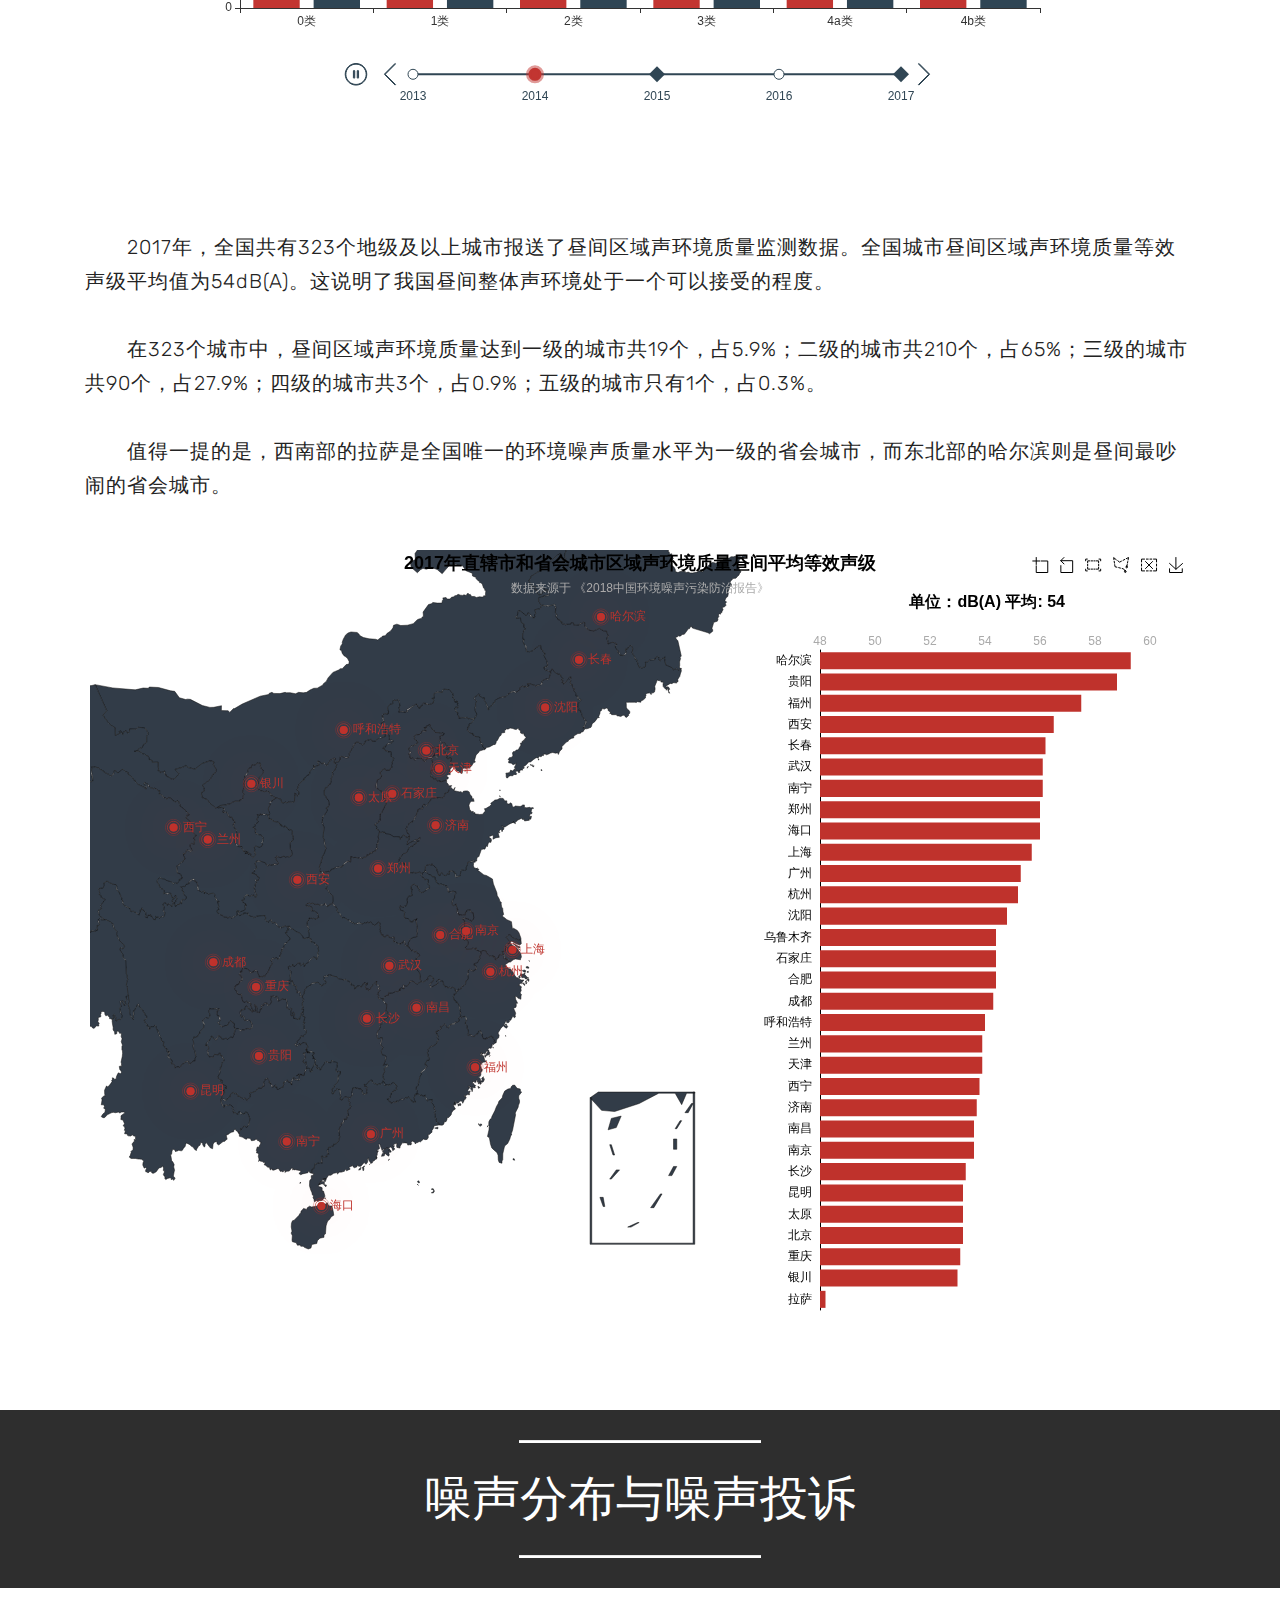
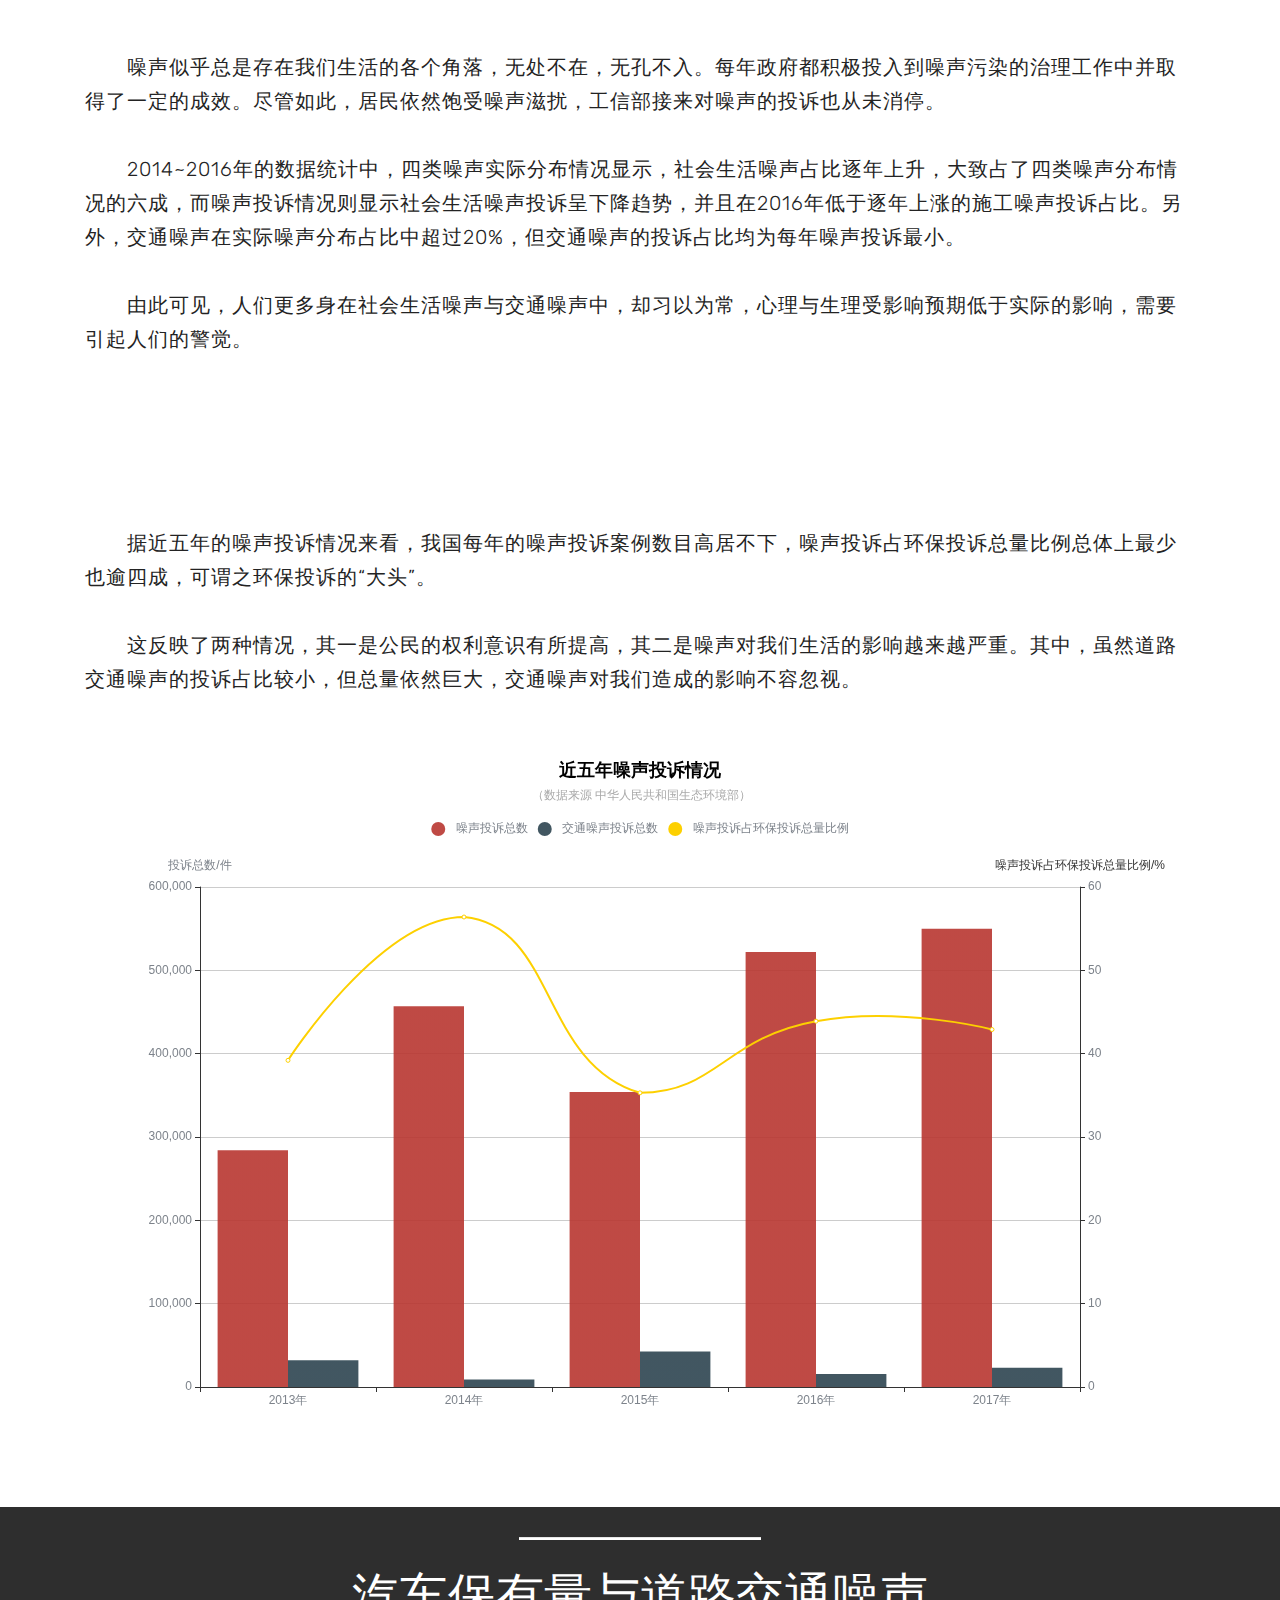
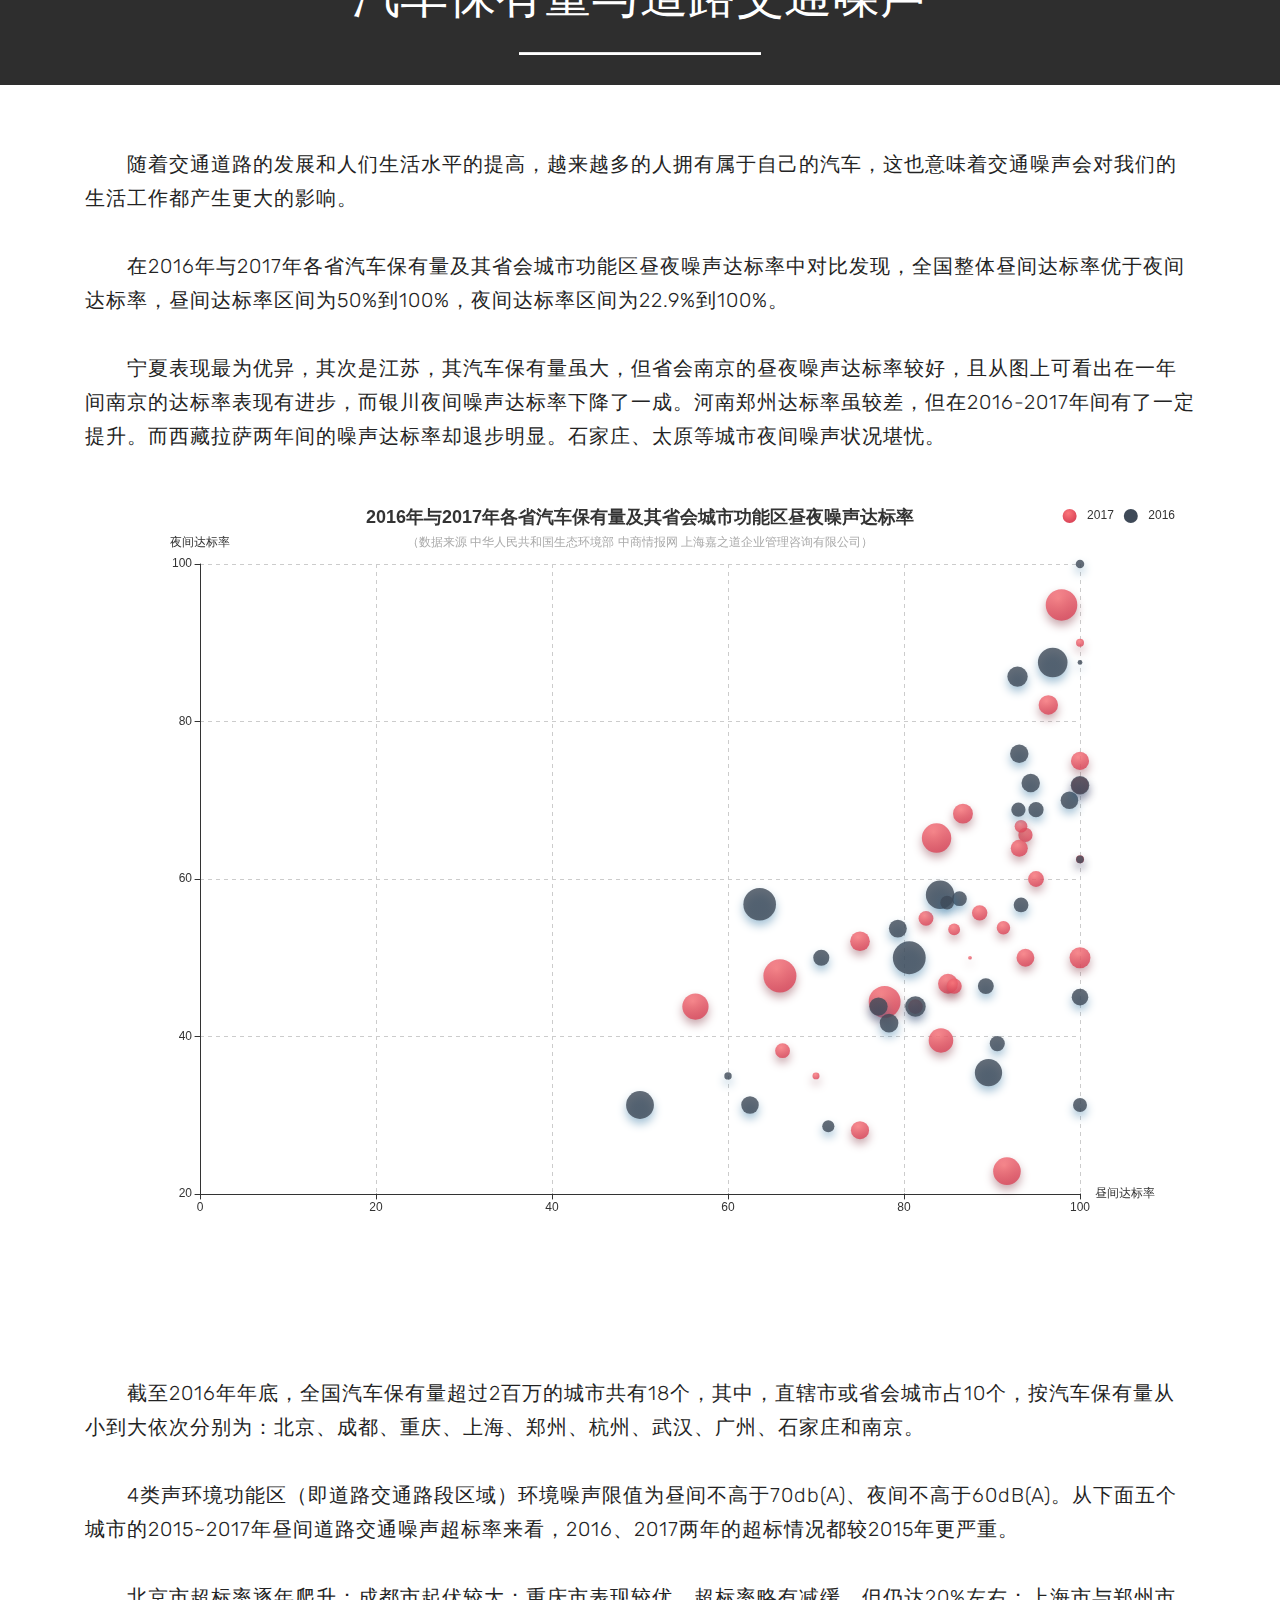
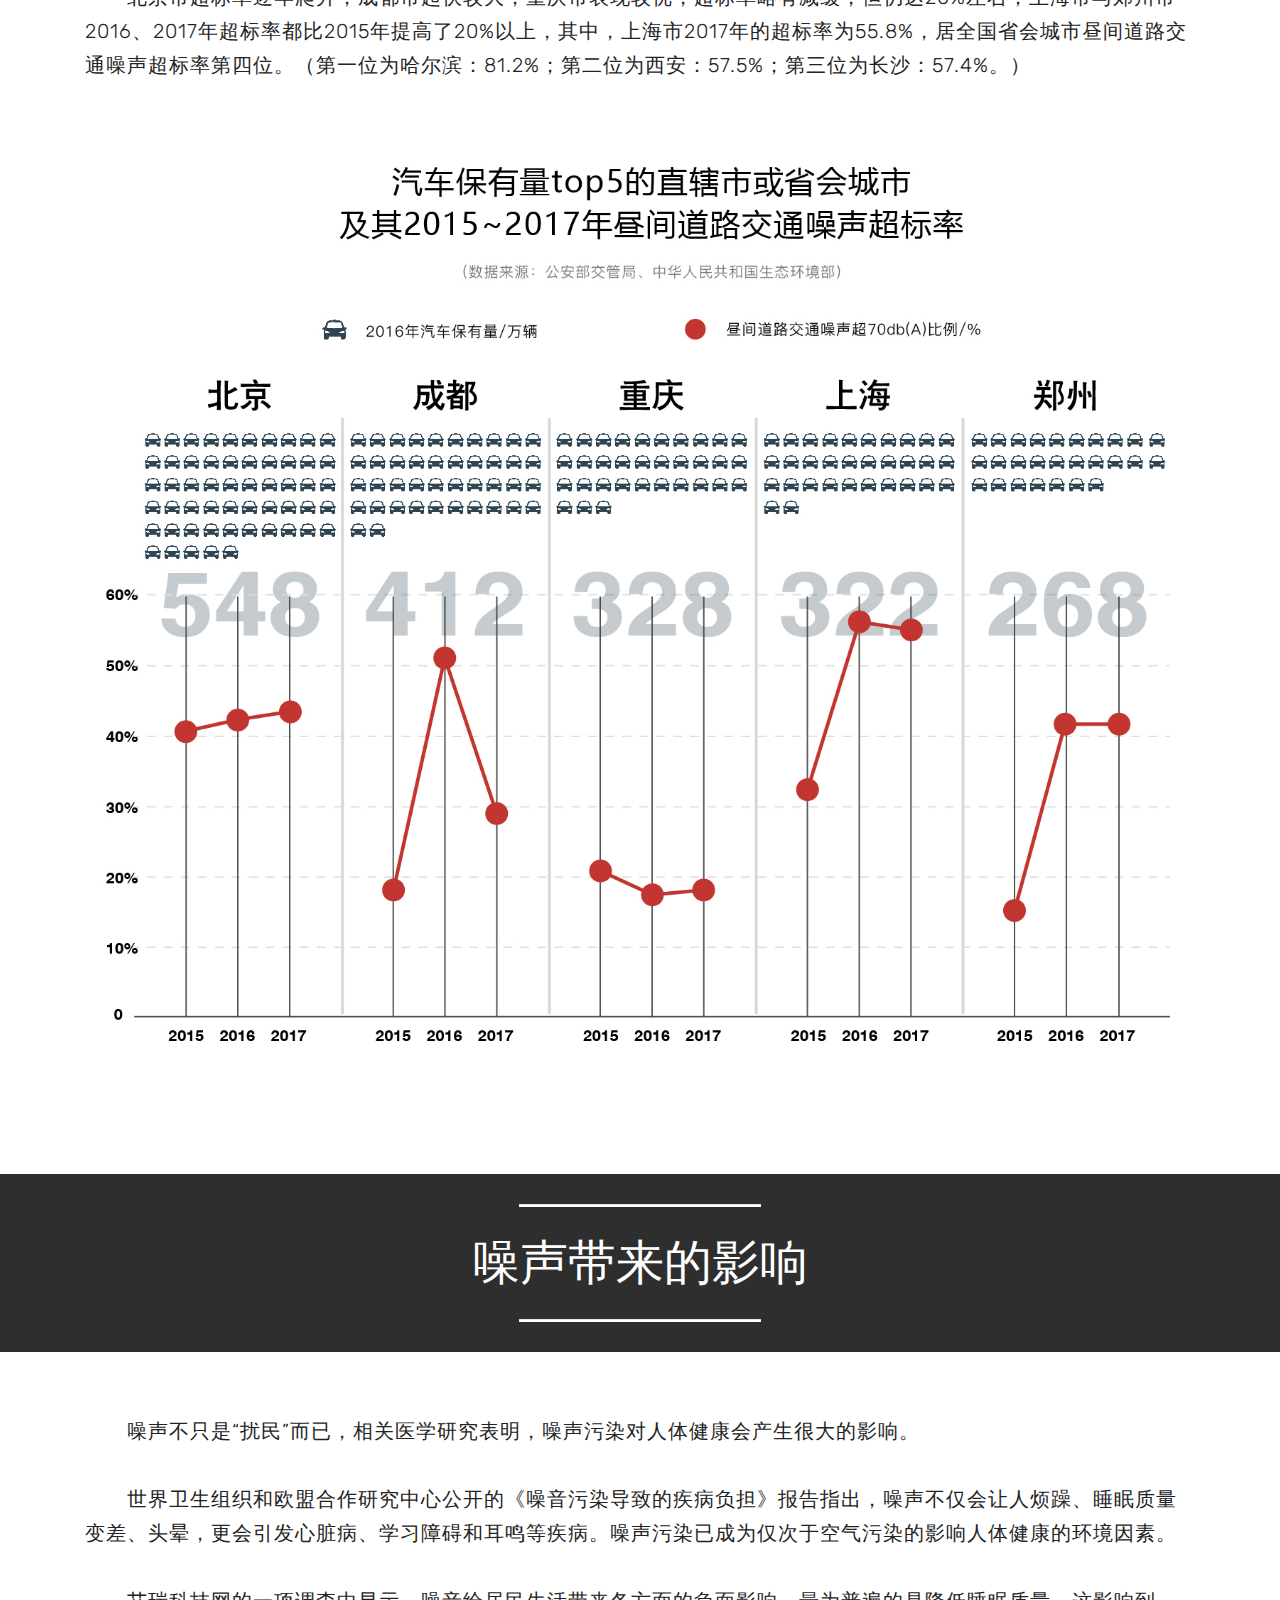
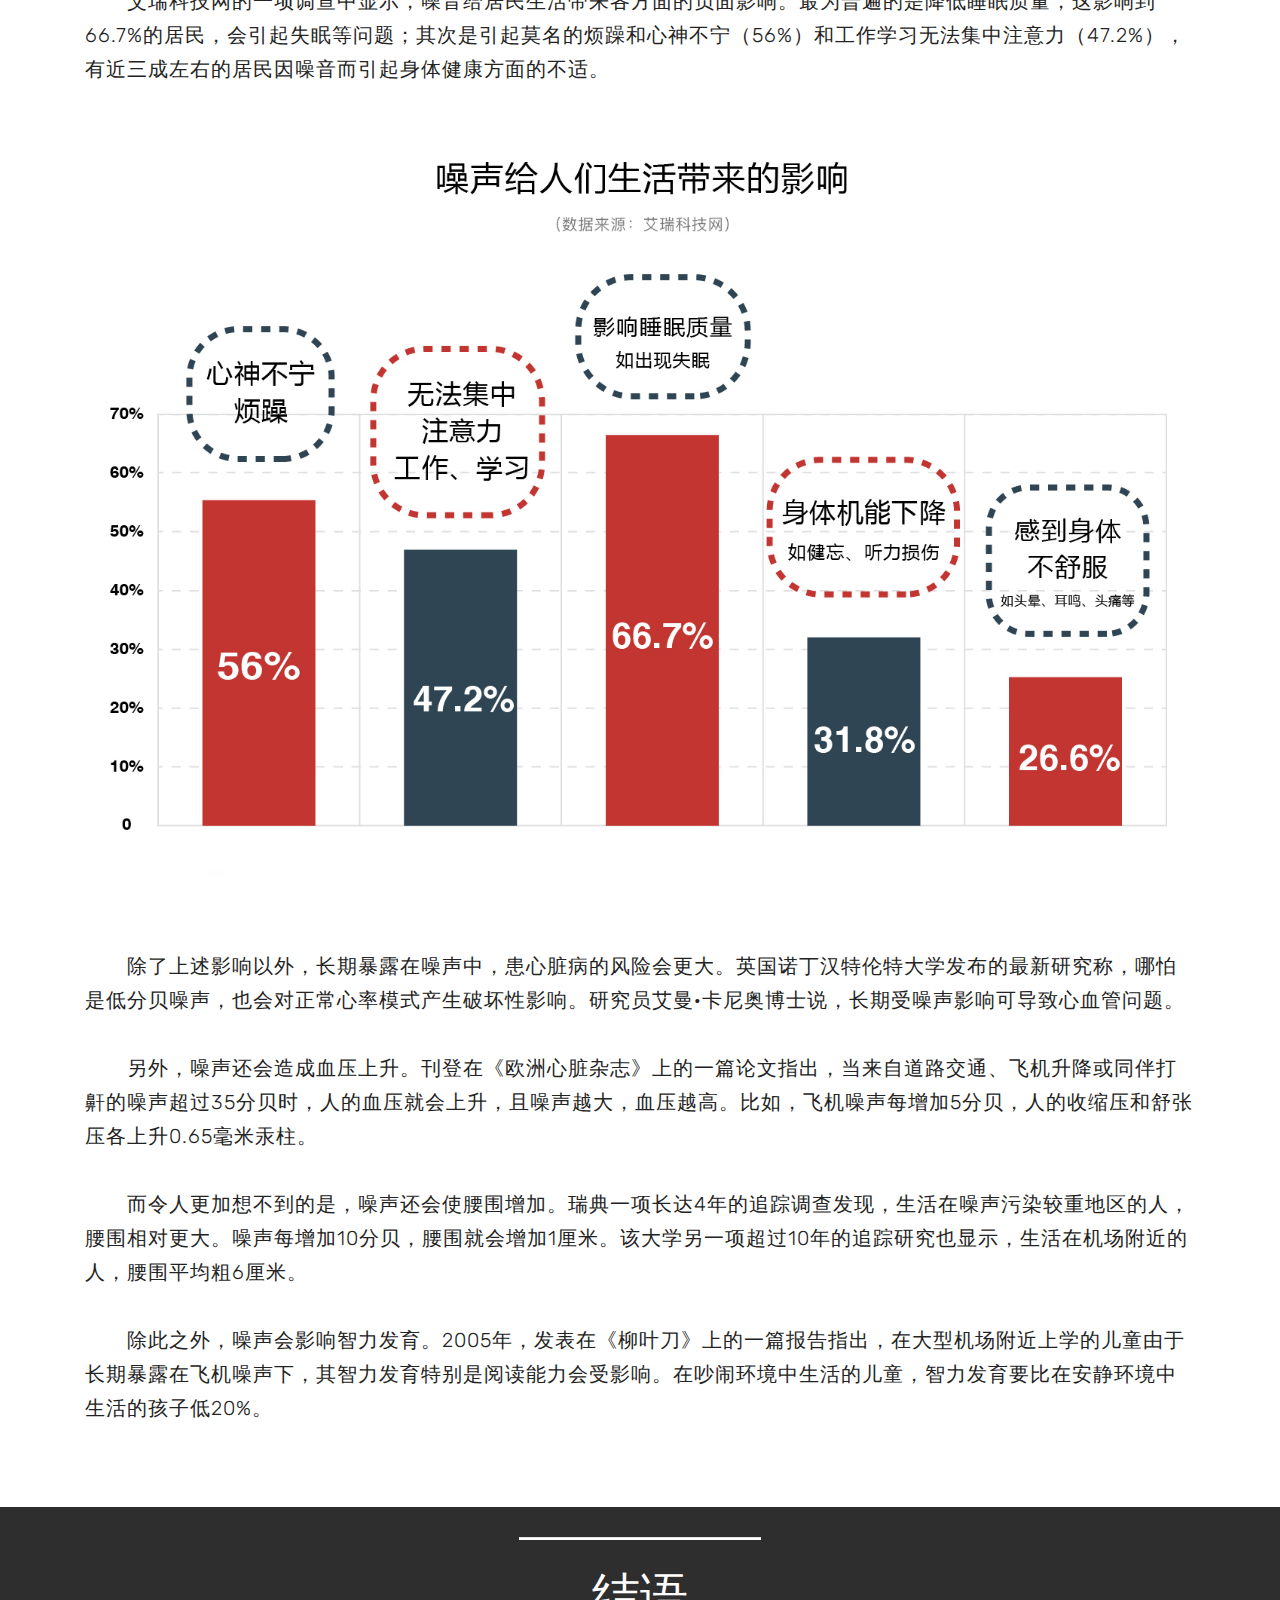
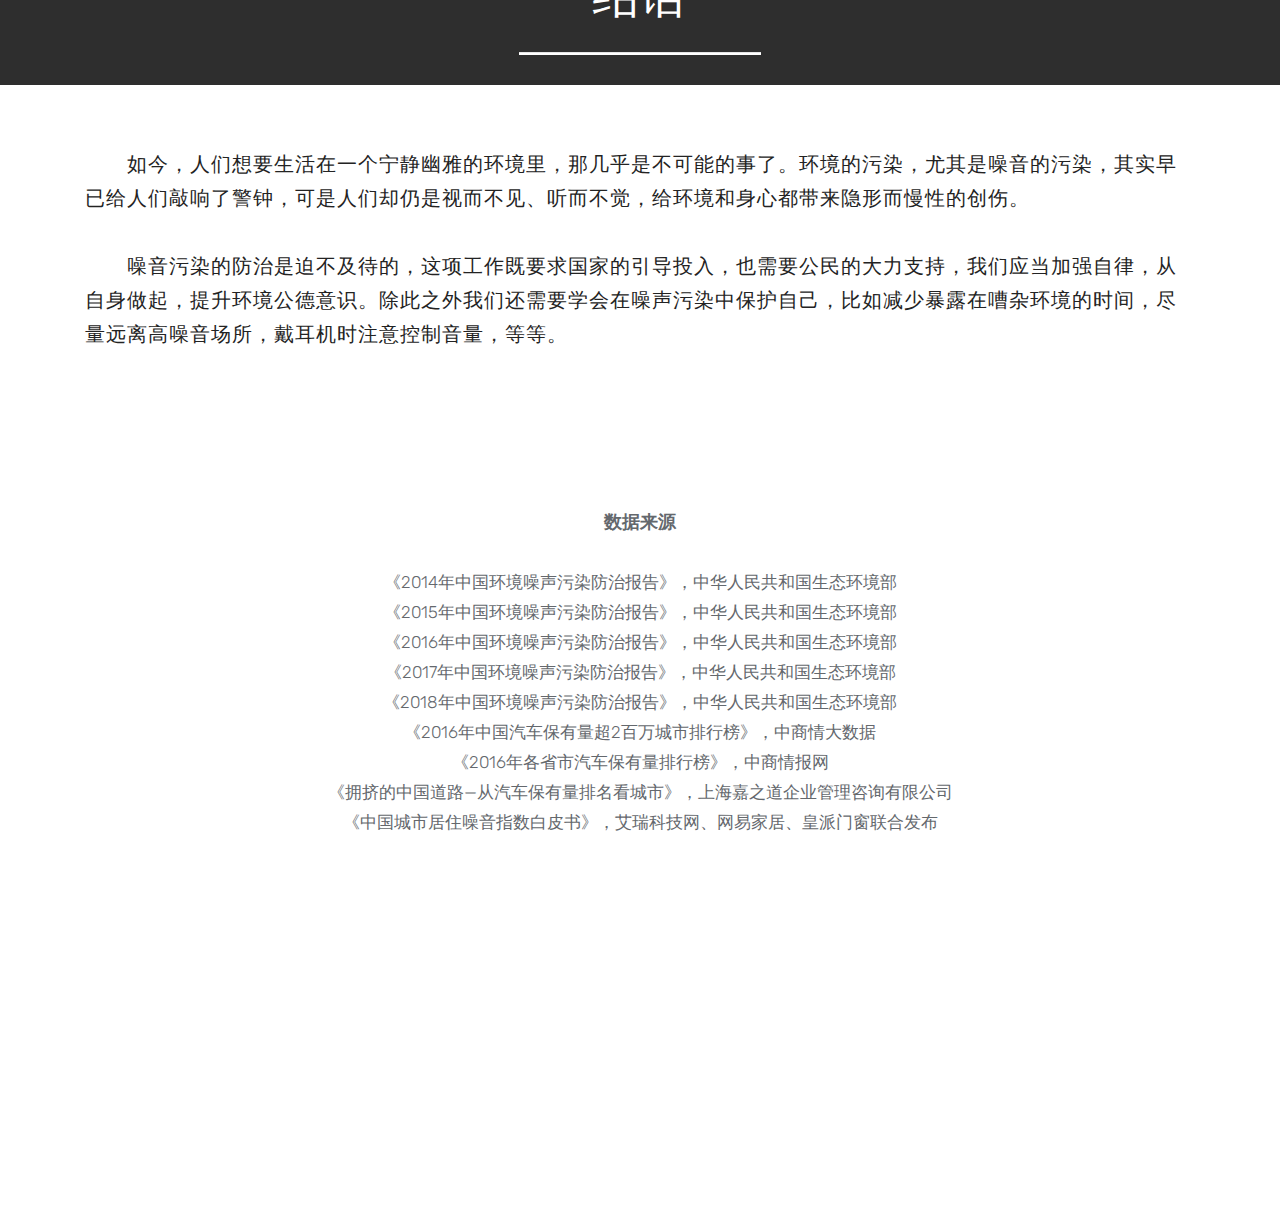
<file: noisedata.html>
<!DOCTYPE html>
<html>

<head>
    <!-- Site made with Mobirise Website Builder v4.8.6, https://mobirise.com -->
    <meta charset="UTF-8">
    <meta http-equiv="X-UA-Compatible" content="IE=edge">
    <meta name="generator" content="Mobirise v4.8.6, mobirise.com">
    <meta name="viewport" content="width=device-width, initial-scale=1, minimum-scale=1">
    <link rel="shortcut icon" href="assets/images/logo4.png" type="image/x-icon">
    <meta name="description" content="">
    <title>隐形危害，数说噪声污染</title>
    <link rel="stylesheet" href="assets/web/assets/mobirise-icons/mobirise-icons.css">
    <link rel="stylesheet" href="assets/tether/tether.min.css">
    <link rel="stylesheet" href="assets/bootstrap/css/bootstrap.min.css">
    <link rel="stylesheet" href="assets/bootstrap/css/bootstrap-grid.min.css">
    <link rel="stylesheet" href="assets/bootstrap/css/bootstrap-reboot.min.css">
    <link rel="stylesheet" href="assets/socicon/css/styles.css">
    <link rel="stylesheet" href="assets/theme/css/style.css">
    <link rel="stylesheet" href="assets/mobirise/css/mbr-additional.css" type="text/css">
    <script type="text/javascript" src="echarts.min.js"></script>
    <script type="text/javascript" src="china.js"></script>




</head>

<body>
    <style class="next-head">
        /*! normalize.css v7.0.0 | MIT License | github.com/necolas/normalize.css */
        
        html {
            -ms-text-size-adjust: 100%;
            -webkit-text-size-adjust: 100%;
            line-height: 1.15
        }
        
        #viz1540214181579 {
            margin: 0 auto;
        }
        
        #main1 {
            margin: 0 auto;
        }
        
        #main2 {
            margin: 0 auto;
        }
        
        #main3 {
            margin: 0 auto;
        }
        
        #main4 {
            margin: 0 auto;
        }
        
        #bigtitle {
            margin: 0 auto;
        }
        
        #word1 {
            margin: 0 auto;
        }
        
        #img {
            margin: 0 auto;
        }
        
        article,
        aside,
        footer,
        header,
        nav,
        section {
            display: block
        }
    </style>
    <section class="header8 cid-r7hZj5wxES mbr-fullscreen mbr-parallax-background" id="header8-8">



        <div class="mbr-overlay" style="opacity: 0.3; background-color: rgb(0, 0, 0);">
        </div>

        <div class="container align-center">
            <div class="row justify-content-md-center">
                <div class="mbr-white col-md-10">
                    <h1 class="mbr-section-title align-center py-2 mbr-bold mbr-fonts-style display-1">—隐形危害 , 数说噪声污染—</h1>
                    <p class="mbr-text align-center py-2 mbr-fonts-style display-5">　　当你休息的时候，隔壁工地上响起巨大的轰隆声；当你走在大马路上，呼啸而过的汽车鸣笛；当你在医院里候医时，突然响起的抖音外放……
                        <br>　　在《2018中国环境噪声污染防治报告》中显示拉萨是我国最安静的城市。世界那么吵，我们该去哪里找安静的环境，你的城市是否安静？城市噪音是否困扰着你？&nbsp;<br></p>



                </div>
            </div>
        </div>

    </section>

    <section class="engine"><a href="https://mobirise.info/u">bootstrap html templates</a></section>
    <section class="mbr-section article content10 cid-r7sO8TO6qH" id="content10-n">



        <div class="container">
            <div class="inner-container" style="width: 100%;">
                <hr class="line" style="width: 25%;">
                <div class="section-text align-center mbr-white mbr-fonts-style display-7">
                    <span style="font-size:25px;">　　噪声</span><span style="font-size: 18px;line-height: 32px">，一个看不见摸不着的存在，一个潜在的健康威胁。众所周知，较强的噪声对人的生理与心理会产生不良影响。在日常工作和生活环境中，噪声主要造成听力损失，干扰谈话、思考、休息和睡眠。根据《社会生活环境噪声排放标准》规定，居民区的环境噪音白天不能超过50分贝，夜间则应低于40分贝，特别夜间卧室应控制在35分贝之内。在一项调查中，超过七成居民认为，35分贝应该是“安静、轻声絮语、能听到孩子画画时的沙沙声”的环境。
                    </span></div>
                <hr class="line" style="width: 25%;">
            </div>
        </div>
    </section>

    <section class="header11 cid-r7rPEibECH mbr-fullscreen mbr-parallax-background" id="header11-d">

        <!-- Block parameters controls (Blue "Gear" panel) -->

        <!-- End block parameters -->


        <div class="container align-left">
            <div class="media-container-column mbr-white col-md-12">
                <h3 class="mbr-section-subtitle py-3 mbr-fonts-style display-5"><span style="font-weight: bold; font-size: 30px">那么，35分贝对你来说是什么？</span></h3>
                <h1 class="mbr-section-title py-3 mbr-fonts-style display-1">&nbsp;<br>&nbsp;</h1>
                <p class="mbr-text py-3 mbr-fonts-style display-5">&nbsp;</p>

            </div>
        </div>


    </section>

    <section class="mbr-section article content10 cid-r7tp71MLyj" id="content10-y">



        <div class="container">
            <div class="inner-container" style="width: 87%;">
                <hr class="line" style="width: 25%;">
                <div class="section-text align-center mbr-white mbr-fonts-style display-2">我国的噪声概况</div>
                <hr class="line" style="width: 25%;">
            </div>
        </div>
    </section>

    <section class="mbr-section article content9 cid-r7tzvAO5wL" id="content9-16">



        <div class="container">
            <div class="inner-container" style="width: 100%;">

                <div class="section-text align-center mbr-fonts-style display-4">
                    <p style="font-size:20px;letter-spacing: 1px;line-height: 34px;">　　在过去五年（2013年-2017年）全国城市各功能区声环境监测达标调查中可见，我国城市各功能区的声环境总体达标状况只能算“勉强及格”。其中，0类、4a类与4b类功能区夜间达标率较低。</p><br><br>
                    <p style="font-size:17px;line-height: 30px;color: #64686d"> 　　0类：指康复疗养区等特别需要安静的区域。<br> 　　1类：指以居民住宅、医疗卫生、 文化教育、科研设计、行政办公为主要功能，需要保持安静的区域。<br> 　　2类：指以商业金融、集市贸易为主 要功能，或者居住、商业、工业混杂，需要维护住宅安静的区域。<br> 　　3类：指以工业生产、仓储物流为主要 功能，需要防止工业噪声对周围环境产生严重影响的区域。<br> 　　4类：指交通干线两侧一定距离之内，需要防止交通噪声对周围环境产生严重影响的区域，包括4a类和4b类两种类型。<br>　　（注：2013年尚未进行分类，统一为4类）<br>　　4a类为高速公路、一级公路、二级公路、城市
                        快速路、城市主干路、城市次干路、城市轨道交通（地面段）、内河航道两侧区域；
                        <br>　　4b类为铁路干线两侧区域。
                    </p>

                </div>
            </div>
    </section>

    <section class="cid-r7tyTdaOpH" id="image1-14">



        <figure class="mbr-figure container">
            <div class="image-block" style="width: 100%;">


                <div id="main1" style="width: 1000px; height: 600px; -webkit-tap-highlight-color: transparent; user-select: none; position: relative;" _echarts_instance_="ec_1540340286541">
                    <div style="position: relative; overflow: hidden; width: 900px; height: 500px; padding: 0px; margin: 0px; border-width: 0px; cursor: pointer;"><canvas data-zr-dom-id="zr_0" width="1350" height="750" style="position: absolute; left: 0px; top: 0px; width: 900px; height: 500px; user-select: none; -webkit-tap-highlight-color: rgba(0, 0, 0, 0); padding: 0px; margin: 0px; border-width: 0px;"></canvas></div>
                    <div style="position: absolute; display: none; border-style: solid; white-space: nowrap; z-index: 9999999; transition: left 0.4s cubic-bezier(0.23, 1, 0.32, 1) 0s, top 0.4s cubic-bezier(0.23, 1, 0.32, 1) 0s; background-color: rgba(50, 50, 50, 0.7); border-width: 0px; border-color: rgb(51, 51, 51); border-radius: 4px; color: rgb(255, 255, 255); font: 14px/21px quot;padding: 5px; left: 515px; top: 172px; pointer-events: none;">昼间达标率<br><span style="display:inline-block;margin-right:5px;border-radius:10px;width:10px;height:10px;background-color:#c23531;"></span>3类: 96.7</div>
                </div>
                <script type="text/javascript">
                    var myChart = echarts.init(document.getElementById('main1'));
                    var dataMap = {};

                    function dataFormatter(obj) {
                        var pList = ['0类', '1类', '2类', '3类', '4a类', '4b类'];
                        var temp;
                        for (var year = 2013; year <= 2017; year++) {
                            var max = 0;
                            var sum = 0;
                            temp = obj[year];
                            for (var i = 0, l = temp.length; i < l; i++) {
                                max = Math.max(max, temp[i]);
                                sum += temp[i];
                                obj[year][i] = {
                                    name: pList[i],
                                    value: temp[i]
                                }
                            }
                            obj[year + 'max'] = Math.floor(max / 100) * 100;
                            obj[year + 'sum'] = sum;
                        }
                        return obj;
                    }

                    dataMap.dataDAY = dataFormatter({
                        //max : 100,
                        2013: [66, 87, 90.8, 97.3, 91.9, 0],
                        2014: [77, 87.2, 91.4, 96.5, 91.7, 98.5],
                        2015: [80.7, 87.3, 93, 97.3, 93.3, 93.8],
                        2016: [78.6, 87.4, 92.5, 97.2, 92.6, 95.3],
                        2017: [76.6, 86.7, 92.1, 96.7, 73.3, 97.7]
                    });

                    dataMap.dataNIGHT = dataFormatter({
                        //max : 100,
                        2013: [46.6, 71.1, 80.9, 88, 47.6, 0],
                        2014: [61.1, 72, 79.8, 86.8, 49.4, 35.3],
                        2015: [64.9, 74.7, 83.3, 88.1, 50.7, 64.1],
                        2016: [57.3, 72.8, 83.4, 88.3, 50.5, 72.1],
                        2017: [58.3, 73.3, 82.5, 86.9, 52, 71.6]
                    });
                    option = {
                        baseOption: {
                            timeline: {
                                // y: 0,
                                axisType: 'category',
                                // realtime: false,
                                // loop: false,
                                autoPlay: true,
                                // currentIndex: 2,
                                playInterval: 1000,
                                // controlStyle: {
                                //     position: 'left'
                                // },
                                data: ['2013',
                                    '2014', {
                                        value: '2015',
                                        tooltip: {
                                            formatter: '{b} 4b类功能区夜间达标率大幅提升'
                                        },
                                        symbol: 'diamond',
                                        symbolSize: 16
                                    }, '2016', {
                                        value: '2017',
                                        tooltip: {
                                            formatter: '{b} 4a类功能区昼间达标率骤减'
                                        },
                                        symbol: 'diamond',
                                        symbolSize: 16
                                    },

                                ],
                                label: {
                                    formatter: function(s) {
                                        return (new Date(s)).getFullYear();
                                    }
                                }
                            },
                            title: {
                                subtext: '(数据来自中华人民共和国生态环境部)'
                            },
                            tooltip: {},
                            legend: {
                                x: 'right',
                                data: ['昼间达标率', '夜间达标率'],
                                selected: {

                                }
                            },
                            calculable: true,
                            grid: {
                                top: 80,
                                bottom: 100
                            },
                            xAxis: [{
                                'type': 'category',
                                'axisLabel': {
                                    'interval': 0
                                },
                                'data': [
                                    '0类', '1类', '2类', '3类', '4a类', '4b类'
                                ],
                                splitLine: {
                                    show: false
                                }
                            }],
                            yAxis: [{
                                type: 'value',
                                name: '达标率/%',
                                // max: 100
                                max: 100
                            }],
                            series: [{
                                    name: '昼间达标率',
                                    type: 'bar'
                                }, {
                                    name: '夜间达标率',
                                    type: 'bar'
                                },

                                {
                                    name: '四类噪声占比',
                                    type: 'pie',
                                    center: ['24.5%', '12.7%', '4.7%'],
                                    radius: '28%'
                                }
                            ]
                        },
                        options: [{
                                title: {
                                    text: '2013年全国城市各类功能区监测点次达标情况',
                                    left: 'center'
                                },
                                series: [{
                                        data: dataMap.dataDAY['2013']
                                    }, {
                                        data: dataMap.dataNIGHT['2013']
                                    },

                                ]
                            }, {
                                title: {
                                    text: '2014年全国城市各类功能区监测点次达标情况',
                                    left: 'center'
                                },
                                series: [{
                                        data: dataMap.dataDAY['2014']
                                    }, {
                                        data: dataMap.dataNIGHT['2014']
                                    },

                                ]
                            }, {
                                title: {
                                    text: '2015年全国城市各类功能区监测点次达标情况',
                                    left: 'center'
                                },
                                series: [{
                                        data: dataMap.dataDAY['2015']
                                    }, {
                                        data: dataMap.dataNIGHT['2015']
                                    },

                                ]
                            }, {
                                title: {
                                    text: '2016年全国城市各类功能区监测点次达标情况',
                                    left: 'center'
                                },
                                series: [{
                                        data: dataMap.dataDAY['2016']
                                    }, {
                                        data: dataMap.dataNIGHT['2016']
                                    },

                                ]
                            }, {
                                title: {
                                    text: '2017年全国城市各类功能区监测点次达标情况',
                                    left: 'center'
                                },
                                series: [{
                                        data: dataMap.dataDAY['2017']
                                    }, {
                                        data: dataMap.dataNIGHT['2017']
                                    },

                                ]
                            },

                        ]
                    };
                    myChart.setOption(option);
                </script>

            </div>

            </div>
        </figure>
    </section>

    <section class="mbr-section article content9 cid-r7tCRfDucZ" id="content9-18">



        <div class="container">
            <div class="inner-container" style="width: 100%;">

                <div class="section-text align-center mbr-fonts-style display-4">
                    <p style="font-size:20px;letter-spacing: 1px;line-height: 34px;">　　2017年，全国共有323个地级及以上城市报送了昼间区域声环境质量监测数据。全国城市昼间区域声环境质量等效声级平均值为54dB(A)。这说明了我国昼间整体声环境处于一个可以接受的程度。
                        <br><br> 　　在323个城市中，昼间区域声环境质量达到一级的城市共19个，占5.9%；二级的城市共210个，占65%；三级的城市共90个，占27.9%；四级的城市共3个，占0.9%；五级的城市只有1个，占0.3%。
                        <br><br> 　　值得一提的是，西南部的拉萨是全国唯一的环境噪声质量水平为一级的省会城市，而东北部的哈尔滨则是昼间最吵闹的省会城市。
                    </p>
                </div>

            </div>
        </div>
    </section>

    <section class="cid-r7tCRQi9Dd" id="image1-19">



        <figure class="mbr-figure container">
            <div class="image-block" style="width: 100%;">
                <div id="main2" style="width: 1100px; height: 800px; -webkit-tap-highlight-color: transparent; user-select: none; position: relative;" _echarts_instance_="ec_1540340286542">
                    <div style="position: relative; overflow: hidden; width: 1200px; height: 800px; padding: 0px; margin: 0px; border-width: 0px; cursor: default;"><canvas data-zr-dom-id="zr_0" width="1800" height="1200" style="position: absolute; left: 0px; top: 0px; width: 1200px; height: 800px; user-select: none; -webkit-tap-highlight-color: rgba(0, 0, 0, 0); padding: 0px; margin: 0px; border-width: 0px;"></canvas>
                        <canvas data-zr-dom-id="zr_1" width="1800" height="1200" style="position: absolute; left: 0px; top: 0px; width: 1200px; height: 800px; user-select: none; -webkit-tap-highlight-color: rgba(0, 0, 0, 0); padding: 0px; margin: 0px; border-width: 0px;"></canvas>
                        <canvas data-zr-dom-id="zr_2" width="1800" height="1200" style="position: absolute; left: 0px; top: 0px; width: 1200px; height: 800px; user-select: none; -webkit-tap-highlight-color: rgba(0, 0, 0, 0); padding: 0px; margin: 0px; border-width: 0px;"></canvas>
                    </div>
                    <div></div>
                </div>
                <script type="text/javascript">
                    var myChart = echarts.init(document.getElementById('main2'));
                    var data = [{
                            name: "上海",
                            value: 55.7
                        }, {
                            name: "海口",
                            value: 56
                        }, {
                            name: "合肥",
                            value: 54.4
                        }, {
                            name: "南京",
                            value: 53.6
                        }, {
                            name: "杭州",
                            value: 55.2
                        }, {
                            name: "广州",
                            value: 55.3
                        }, {
                            name: "福州",
                            value: 57.5
                        }, {
                            name: "南宁",
                            value: 56.1
                        }, {
                            name: "郑州",
                            value: 56
                        }, {
                            name: "武汉",
                            value: 56.1
                        }, {
                            name: "长沙",
                            value: 53.3
                        }, {
                            name: "南昌",
                            value: 53.6
                        }, {
                            name: "北京",
                            value: 53.2
                        }, {
                            name: "长春",
                            value: 56.2
                        }, {
                            name: "沈阳",
                            value: 54.8
                        }, {
                            name: "哈尔滨",
                            value: 59.3
                        }, {
                            name: "天津",
                            value: 53.9
                        }, {
                            name: "济南",
                            value: 53.7
                        }, {
                            name: "太原",
                            value: 53.2
                        }, {
                            name: "石家庄",
                            value: 54.4
                        }, {
                            name: "西安",
                            value: 56.5
                        }, {
                            name: "成都",
                            value: 54.3
                        }, {
                            name: "重庆",
                            value: 53.1
                        }, {
                            name: "昆明",
                            value: 53.2
                        }, {
                            name: "拉萨",
                            value: 48.2
                        }, {
                            name: "银川",
                            value: 53
                        }, {
                            name: "西宁",
                            value: 53.8
                        }, {
                            name: "兰州",
                            value: 53.9
                        }, {
                            name: "呼和浩特",
                            value: 54
                        }, {
                            name: "乌鲁木齐",
                            value: 54.4
                        }, {
                            name: "贵阳",
                            value: 58.8
                        },


                    ];

                    var geoCoordMap = {
                        "上海": [121.48, 31.22],
                        "海口": [110.35, 20.02],
                        "合肥": [117.27, 31.86],
                        "南京": [118.78, 32.04],
                        "杭州": [120.19, 30.26],
                        "广州": [113.23, 23.16],
                        "福州": [119.3, 26.08],
                        "南宁": [108.33, 22.84],
                        "郑州": [113.65, 34.76],
                        "武汉": [114.31, 30.52],
                        "长沙": [113, 28.21],
                        "南昌": [115.89, 28.68],
                        "北京": [116.46, 39.92],
                        "长春": [125.35, 43.88],
                        "沈阳": [123.38, 41.8],
                        "哈尔滨": [126.63, 45.75],
                        "天津": [117.2, 39.13],
                        "济南": [117, 36.65],
                        "太原": [112.53, 37.87],
                        "石家庄": [114.48, 38.03],
                        "西安": [108.95, 34.27],
                        "成都": [104.06, 30.67],
                        "重庆": [106.54, 29.59],
                        "昆明": [102.73, 25.04],
                        "拉萨": [91.11, 29.97],
                        "银川": [106.27, 38.47],
                        "西宁": [101.74, 36.56],
                        "兰州": [103.73, 36.03],
                        "呼和浩特": [111.65, 40.82],
                        "乌鲁木齐": [87.68, 43.77],
                        "贵阳": [106.71, 26.57],
                    };

                    var convertData = function(data) {
                        var res = [];
                        for (var i = 0; i < data.length; i++) {
                            var geoCoord = geoCoordMap[data[i].name];
                            if (geoCoord) {
                                res.push({
                                    name: data[i].name,
                                    value: geoCoord.concat(data[i].value)
                                });
                            }
                        }
                        return res;
                    };

                    var convertedData = [
                        convertData(data),
                        convertData(data.sort(function(a, b) {
                            return b.value - a.value;
                        }).slice(0, 6))
                    ];
                    data.sort(function(a, b) {
                        return a.value - b.value;
                    })

                    var selectedItems = [];
                    var categoryData = [];
                    var barData = [];
                    //   var maxBar = 30;
                    var sum = 0;
                    var count = data.length;
                    for (var i = 0; i < data.length; i++) {
                        categoryData.push(data[i].name);
                        barData.push(data[i].value);
                        sum += data[i].value;
                    }
                    console.log(categoryData);
                    console.log(sum + "   " + count)
                    option = {
                        backgroundColor: '#ffffff',
                        animation: true,
                        animationDuration: 1000,
                        animationEasing: 'cubicInOut',
                        animationDurationUpdate: 1000,
                        animationEasingUpdate: 'cubicInOut',
                        title: [{
                            text: '2017年直辖市和省会城市区域声环境质量昼间平均等效声级',
                            subtext: '数据来源于 《2018中国环境噪声污染防治报告》',
                            sublink: 'http://dqhj.mee.gov.cn/dqmyyzshjgl/zshjgl/201808/t20180803_447713.shtml',
                            left: 'center',
                            textStyle: {
                                color: '#000000'
                            }
                        }, {
                            id: 'statistic',
                            text: count ? '单位：dB(A) 平均: ' + parseInt((sum / count).toFixed(4)) : '',
                            right: 120,
                            top: 40,
                            width: 100,
                            textStyle: {
                                color: '#000000',
                                fontSize: 16
                            }
                        }],
                        toolbox: {
                            iconStyle: {
                                normal: {
                                    borderColor: '#000000'
                                },
                                emphasis: {
                                    borderColor: '#b1e4ff'
                                }
                            },
                            feature: {
                                dataZoom: {},
                                brush: {
                                    type: ['rect', 'polygon', 'clear']
                                },
                                saveAsImage: {
                                    show: true
                                }
                            }
                        },
                        brush: {
                            outOfBrush: {
                                color: '#abc'
                            },
                            brushStyle: {
                                borderWidth: 2,
                                color: 'rgba(0,0,0,0.2)',
                                borderColor: 'rgba(0,0,0,0.5)',
                            },
                            seriesIndex: [0, 1],
                            throttleType: 'debounce',
                            throttleDelay: 300,
                            geoIndex: 0
                        },
                        geo: {
                            map: 'china',
                            left: '10',
                            right: '35%',
                            center: [117.98561551896913, 31.205000490896193],
                            zoom: 1.5,
                            label: {
                                emphasis: {
                                    show: false
                                }
                            },
                            roam: true,
                            itemStyle: {
                                normal: {
                                    areaColor: '#323c48',
                                    borderColor: '#111'
                                },
                                emphasis: {
                                    areaColor: '#2a333d'
                                }
                            }
                        },
                        tooltip: {
                            trigger: 'item'
                        },
                        grid: {
                            right: 40,
                            top: 100,
                            bottom: 40,
                            width: '30%'
                        },
                        xAxis: {
                            type: 'value',
                            scale: true,
                            position: 'top',
                            boundaryGap: false,
                            splitLine: {
                                show: false
                            },
                            axisLine: {
                                show: false
                            },
                            axisTick: {
                                show: false
                            },
                            axisLabel: {
                                margin: 2,
                                textStyle: {
                                    color: '#aaa'
                                }
                            },
                        },
                        yAxis: {
                            type: 'category',
                            //  name: 'TOP 20',
                            nameGap: 16,
                            axisLine: {
                                show: true,
                                lineStyle: {
                                    color: '#000000'
                                }
                            },
                            axisTick: {
                                show: false,
                                lineStyle: {
                                    color: '#000000'
                                }
                            },
                            axisLabel: {
                                interval: 0,
                                textStyle: {
                                    color: '#000000'
                                }
                            },
                            data: categoryData
                        },
                        series: [{
                            // name: 'pm2.5',
                            type: 'scatter',
                            coordinateSystem: 'geo',
                            data: convertedData[0],
                            symbolSize: function(val) {
                                return Math.max(val[2] / 300, 8);
                            },
                            label: {
                                normal: {
                                    formatter: '{b}',
                                    position: 'right',
                                    show: false
                                },
                                emphasis: {
                                    show: true
                                }
                            },
                            itemStyle: {
                                normal: {
                                    color: '#bf322c',
                                    position: 'right',
                                    show: true
                                }
                            }
                        }, {
                            //  name: 'Top 5',
                            type: 'effectScatter',
                            coordinateSystem: 'geo',
                            data: convertedData[0],
                            symbolSize: function(val) {
                                return Math.max(val[2] / 500, 8);
                            },
                            showEffectOn: 'render',
                            rippleEffect: {
                                brushType: 'stroke'
                            },
                            hoverAnimation: true,
                            label: {
                                normal: {
                                    formatter: '{b}',
                                    position: 'right',
                                    show: true
                                }
                            },
                            itemStyle: {
                                normal: {
                                    color: '#bf322c',
                                    shadowBlur: 50,
                                    shadowColor: '#EE0000'
                                }
                            },
                            zlevel: 1
                        }, {
                            id: 'bar',
                            zlevel: 2,
                            type: 'bar',
                            symbol: 'none',
                            itemStyle: {
                                normal: {
                                    color: '#bf322c'
                                }
                            },

                            data: data
                        }]
                    };



                    function renderBrushed(params) {
                        var mainSeries = params.batch[0].selected[0];

                        var selectedItems = [];
                        var categoryData = [];
                        var barData = [];
                        var maxBar = 30;
                        var sum = 0;
                        var count = 0;

                        for (var i = 0; i < mainSeries.dataIndex.length; i++) {
                            var rawIndex = mainSeries.dataIndex[i];
                            var dataItem = convertedData[0][rawIndex];
                            var pmValue = dataItem.value[2];

                            sum += pmValue;
                            count++;

                            selectedItems.push(dataItem);
                        }

                        selectedItems.sort(function(a, b) {
                            //   return b.value[2] - a.value[2];
                            return a.value - b.value;
                        });

                        for (var i = 0; i < Math.min(selectedItems.length, maxBar); i++) {
                            categoryData.push(selectedItems[i].name);
                            barData.push(selectedItems[i].value[2]);
                        }

                        this.setOption({
                            yAxis: {
                                data: categoryData
                            },
                            xAxis: {
                                axisLabel: {
                                    show: !!count
                                }
                            },
                            title: {
                                id: 'statistic',
                                text: count ? '单位：dB(A) 平均: ' + (sum / count).toFixed(4) : ''
                            },
                            series: {
                                id: 'bar',
                                //        sort:'descending',
                                data: barData
                            }
                        });
                    }
                    myChart.setOption(option);
                </script>
            </div>


            </div>
        </figure>
    </section>

    <section class="mbr-section article content10 cid-r7tD1NkAGJ" id="content10-1a">



        <div class="container">
            <div class="inner-container" style="width: 87%;">
                <hr class="line" style="width: 25%;">
                <div class="section-text align-center mbr-white mbr-fonts-style display-2">噪声分布与噪声投诉</div>
                <hr class="line" style="width: 25%;">
            </div>
        </div>
    </section>

    <section class="mbr-section article content9 cid-r7tD89mElC" id="content9-1b">



        <div class="container">
            <div class="inner-container" style="width: 100%;">

                <div class="section-text align-center mbr-fonts-style display-4">
                    <p style="font-size:20px;letter-spacing: 1px;line-height: 34px;">　　噪声似乎总是存在我们生活的各个角落，无处不在，无孔不入。每年政府都积极投入到噪声污染的治理工作中并取得了一定的成效。尽管如此，居民依然饱受噪声滋扰，工信部接来对噪声的投诉也从未消停。<br><br> 　　2014~2016年的数据统计中，四类噪声实际分布情况显示，社会生活噪声占比逐年上升，大致占了四类噪声分布情况的六成，而噪声投诉情况则显示社会生活噪声投诉呈下降趋势，并且在2016年低于逐年上涨的施工噪声投诉占比。另外，交通噪声在实际噪声分布占比中超过20%，但交通噪声的投诉占比均为每年噪声投诉最小。


                        <br><br> 　　由此可见，人们更多身在社会生活噪声与交通噪声中，却习以为常，心理与生理受影响预期低于实际的影响，需要引起人们的警觉。
                    </p>
                </div>

            </div>
        </div>
    </section>

    <section class="cid-r7tD99yn6l" id="image1-1c">




        <figure class="mbr-figure container">
            <div class="image-block" style="width: 100%;">
                <div class='tableauPlaceholder' id='viz1540214181579' style='position: relative'><noscript><a href='#'><img alt=' ' src='https:&#47;&#47;public.tableau.com&#47;static&#47;images&#47;1-&#47;1-_31&#47;1_1&#47;1_rss.png' style='border: none' /></a></noscript><object class='tableauViz' style='display:none;'><param name='host_url' value='https%3A%2F%2Fpublic.tableau.com%2F' /> <param name='embed_code_version' value='3' /> <param name='site_root' value='' /><param name='name' value='1-_31&#47;1_1' /><param name='tabs' value='no' /><param name='toolbar' value='yes' /><param name='static_image' value='https:&#47;&#47;public.tableau.com&#47;static&#47;images&#47;1-&#47;1-_31&#47;1_1&#47;1.png' /> <param name='animate_transition' value='yes' /><param name='display_static_image' value='yes' /><param name='display_spinner' value='yes' /><param name='display_overlay' value='yes' /><param name='display_count' value='yes' /></object></div>
                <script type='text/javascript'>
                    var divElement = document.getElementById('viz1540214181579');
                    var vizElement = divElement.getElementsByTagName('object')[0];
                    vizElement.style.width = '1000px';
                    vizElement.style.height = '630px';
                    var scriptElement = document.createElement('script');
                    scriptElement.src = 'https://public.tableau.com/javascripts/api/viz_v1.js';
                    vizElement.parentNode.insertBefore(scriptElement, vizElement);
                </script>

            </div>
        </figure>
    </section>

    <section class="mbr-section article content9 cid-r7tDbh9thO" id="content9-1d">





        <div class="container">
            <div class="inner-container" style="width: 100%;">

                <div class="section-text align-center mbr-fonts-style display-4">
                    <p style="font-size:20px;letter-spacing: 1px;line-height: 34px;">　　据近五年的噪声投诉情况来看，我国每年的噪声投诉案例数目高居不下，噪声投诉占环保投诉总量比例总体上最少也逾四成，可谓之环保投诉的“大头”。<br><br>　　这反映了两种情况，其一是公民的权利意识有所提高，其二是噪声对我们生活的影响越来越严重。其中，虽然道路交通噪声的投诉占比较小，但总量依然巨大，交通噪声对我们造成的影响不容忽视。<br></p>
                </div>

                <hr class="line" style="width: 0%;">
            </div>
        </div>
    </section>

    <section class="cid-r7tDbRtKKs" id="image1-1e">



        <figure class="mbr-figure container">
            <div class="image-block" style="width: 100%;">

                <div id="main3" style="width: 1100px; height: 700px; -webkit-tap-highlight-color: transparent; user-select: none; position: relative;" _echarts_instance_="ec_1540340286543">
                    <div style="position: relative; overflow: hidden; width: 1200px; height: 700px; padding: 0px; margin: 0px; border-width: 0px;"><canvas data-zr-dom-id="zr_0" width="1800" height="1050" style="position: absolute; left: 0px; top: 0px; width: 1200px; height: 700px; user-select: none; -webkit-tap-highlight-color: rgba(0, 0, 0, 0); padding: 0px; margin: 0px; border-width: 0px;"></canvas></div>
                    <div></div>
                </div>
                <script type="text/javascript">
                    var myChart = echarts.init(document.getElementById('main3'));



                    option = {
                        "title": {
                            "text": "近五年噪声投诉情况",
                            "left": "center",
                            "y": "10",
                            subtext: ' （数据来源 中华人民共和国生态环境部）',
                            "textStyle": {
                                "color": "#000000"
                            }
                        },

                        "color": "#384757",
                        "tooltip": {
                            "trigger": "axis",
                            "axisPointer": {
                                "type": "cross",
                                "crossStyle": {
                                    "color": "#384757"
                                }
                            }
                        },
                        "legend": {
                            "data": [{
                                "name": "噪声投诉总数",
                                "icon": "circle",
                                "textStyle": {
                                    "color": "#7d838b"
                                }
                            }, {
                                "name": "交通噪声投诉总数",
                                "icon": "circle",
                                "textStyle": {
                                    "color": "#7d838b"
                                }
                            }, {
                                "name": "噪声投诉占环保投诉总量比例",
                                "icon": "circle",
                                "textStyle": {
                                    "color": "#7d838b"
                                }
                            }],
                            "top": "10%",
                            "textStyle": {
                                "color": "#fff"
                            }
                        },
                        "xAxis": [{
                            "type": "category",
                            "data": [
                                "2013年",
                                "2014年",
                                "2015年",
                                "2016年",
                                "2017年",

                            ],
                            "axisPointer": {
                                "type": "shadow"
                            },
                            "axisLabel": {
                                "show": true,
                                "textStyle": {
                                    "color": "#7d838b"
                                }
                            }
                        }],
                        "yAxis": [{
                            "type": "value",
                            "name": "投诉总数/件",
                            "nameTextStyle": {
                                "color": "#7d838b"
                            },
                            "min": 0,
                            "max": 600000,
                            "interval": 100000,
                            "axisLabel": {
                                "show": true,
                                "textStyle": {
                                    "color": "#7d838b"
                                }
                            },
                            "axisLine": {
                                "show": true
                            },
                            "splitLine": {
                                "lineStyle": {
                                    "color": "#7d838b"
                                }
                            }
                        }, {
                            "type": "value",
                            "name": "噪声投诉占环保投诉总量比例/%",
                            "show": true,
                            "axisLabel": {
                                "show": true,
                                "textStyle": {
                                    "color": "#7d838b"
                                }
                            }
                        }],
                        "grid": {
                            "top": "20%"
                        },
                        "series": [{
                            "name": "噪声投诉总数",
                            "type": "bar",
                            "data": [
                                284000,
                                457000,
                                354000,
                                522000,
                                550000

                            ],
                            "barWidth": "auto",
                            "itemStyle": {
                                "normal": {
                                    "color": {
                                        "type": "linear",
                                        "x": 0,
                                        "y": 0,
                                        "x2": 0,
                                        "y2": 1,
                                        "colorStops": [{
                                            "offset": 0,
                                            "color": "rgba(184,54,48,0.9)"
                                        }, {
                                            "offset": 0.5,
                                            "color": "rgba(184,54,48,0.9)"
                                        }, {
                                            "offset": 1,
                                            "color": "rgba(184,54,48,0.9)"
                                        }],
                                        "globalCoord": false
                                    }
                                }
                            }
                        }, {
                            "name": "交通噪声投诉总数",
                            "type": "bar",
                            "data": [
                                32092,
                                9140,
                                42480,
                                15660,
                                23100
                            ],
                            "barWidth": "auto",
                            "itemStyle": {
                                "normal": {
                                    "color": {

                                        "colorStops": [{
                                            "offset": 0,
                                            "color": "rgba(45,68,80,0.9)"
                                        }, {
                                            "offset": 0.5,
                                            "color": "rgba(45,68,80,0.9)"
                                        }, {
                                            "offset": 1,
                                            "color": "rgba(45,68,80,0.9)"
                                        }],
                                        "globalCoord": false
                                    }
                                }
                            },
                            "barGap": "0"
                        }, {
                            "name": "噪声投诉占环保投诉总量比例",
                            "type": "line",
                            "yAxisIndex": 1,
                            "data": [
                                39.2,
                                56.4,
                                35.3,
                                43.9,
                                42.9,

                            ],
                            "itemStyle": {
                                "normal": {
                                    "color": "#fdd000"
                                }
                            },
                            "smooth": true
                        }]
                    };



                    myChart.setOption(option);
                </script>

            </div>


            </div>
        </figure>
    </section>

    <section class="mbr-section article content10 cid-r7tDcorQ6D" id="content10-1f">



        <div class="container">
            <div class="inner-container" style="width: 87%;">
                <hr class="line" style="width: 25%;">
                <div class="section-text align-center mbr-white mbr-fonts-style display-2">汽车保有量与道路交通噪声</div>
                <hr class="line" style="width: 25%;">
            </div>
        </div>
    </section>

    <section class="mbr-section article content9 cid-r7tDArh12K" id="content9-1g">



        <div class="container">
            <div class="inner-container" style="width: 100%;">

                <div class="section-text align-center mbr-fonts-style display-4">
                    <p style="font-size:20px;letter-spacing: 1px;line-height: 34px;">　　随着交通道路的发展和人们生活水平的提高，越来越多的人拥有属于自己的汽车，这也意味着交通噪声会对我们的生活工作都产生更大的影响。
                        <br><br> 　　在2016年与2017年各省汽车保有量及其省会城市功能区昼夜噪声达标率中对比发现，全国整体昼间达标率优于夜间达标率，昼间达标率区间为50%到100%，夜间达标率区间为22.9%到100%。
                        <br><br>　　宁夏表现最为优异，其次是江苏，其汽车保有量虽大，但省会南京的昼夜噪声达标率较好，且从图上可看出在一年间南京的达标率表现有进步，而银川夜间噪声达标率下降了一成。河南郑州达标率虽较差，但在2016-2017年间有了一定提升。而西藏拉萨两年间的噪声达标率却退步明显。石家庄、太原等城市夜间噪声状况堪忧。
                    </p>
                </div>

                <hr class="line" style="width: 0%;">
            </div>
        </div>
    </section>

    <section class="cid-r7tDATwjsv" id="image1-1h">



        <figure class="mbr-figure container">
            <div class="image-block" style="width: 100%;">


                <div id="main4" style="width: 1100px; height: 750px; -webkit-tap-highlight-color: transparent; user-select: none;" _echarts_instance_="ec_1540340286544">
                    <div style="position: relative; overflow: hidden; width: 1200px; height: 750px; padding: 0px; margin: 0px; border-width: 0px;"><canvas data-zr-dom-id="zr_0" width="1800" height="1125" style="position: absolute; left: 0px; top: 0px; width: 1200px; height: 750px; user-select: none; -webkit-tap-highlight-color: rgba(0, 0, 0, 0); padding: 0px; margin: 0px; border-width: 0px;"></canvas></div>
                </div>
                <script type="text/javascript">
                    var myChart = echarts.init(document.getElementById('main4'));

                    var data = [
                        [
                            [100, 50, 5460000, '北京', 2017],
                            [91.3, 53.8, 2280000, '天津', 2017],
                            [91.7, 22.9, 9520000, '河北', 2017],
                            [100, 75, 4110000, '山西', 2017],
                            [95, 60, 3130000, '内蒙古', 2017],
                            [96.4, 82.1, 4690000, '辽宁', 2017],
                            [93.8, 65.6, 2540000, '吉林', 2017],
                            [66.2, 38.2, 2750000, '黑龙江', 2017],
                            [93.1, 63.9, 3620000, '上海', 2017],
                            [97.9, 94.8, 12440000, '江苏', 2017],
                            [83.7, 65.2, 10800000, '浙江', 2017],
                            [86.7, 68.3, 4940000, '安徽', 2017],
                            [93.8, 50, 3970000, '福建', 2017],
                            [82.5, 55, 2750000, '江西', 2017],
                            [77.8, 44.4, 12730000, '山东', 2017],
                            [56.3, 43.8, 8600000, '河南', 2017],
                            [75, 52.1, 4830000, '湖北', 2017],
                            [85, 46.7, 4930000, '湖南', 2017],
                            [65.9, 47.7, 13650000, '广东', 2017],
                            [85.7, 46.4, 2890000, '广西', 2017],
                            [100, 62.5, 810000, '海南', 2017],
                            [88.6, 55.7, 2980000, '重 庆', 2017],
                            [84.2, 39.5, 7530000, '四川', 2017],
                            [81.3, 43.8, 2680000, '贵州', 2017],
                            [100, 71.9, 3700000, '云南', 2017],
                            [87.5, 50, 170000, '西藏', 2017],
                            [75, 28.1, 4110000, '陕西', 2017],
                            [85.7, 53.6, 1750000, '甘肃', 2017],
                            [70, 35, 610000, '青海', 2017],
                            [100, 90, 790000, '宁夏', 2017],
                            [93.3, 66.7, 2020000, '新疆', 2017],

                        ],
                        [
                            [81.3, 43.8, 5300000, '北京', 2016],
                            [86.3, 57.5, 2740000, '天津', 2016],
                            [89.6, 35.4, 9300000, '河北', 2016],
                            [94.4, 72.2, 4240000, '山西', 2016],
                            [100, 45, 3420000, '内蒙古', 2016],
                            [92.9, 85.7, 5200000, '辽宁', 2016],
                            [90.6, 39.1, 2850000, '吉林', 2016],
                            [70.6, 50, 3230000, '黑龙江', 2016],
                            [93, 68.8, 2550000, '上海', 2016],
                            [96.9, 87.5, 10950000, '江苏', 2016],
                            [84.1, 58, 10120000, '浙江', 2016],
                            [93.1, 75.9, 4220000, '安徽', 2016],
                            [98.8, 70, 3860000, '福建', 2016],
                            [95, 68.8, 2880000, '江西', 2016],
                            [80.6, 50, 13500000, '山东', 2016],
                            [50, 31.3, 9690000, '河南', 2016],
                            [77.1, 43.8, 4220000, '湖北', 2016],
                            [78.3, 41.7, 4340000, '湖南', 2016],
                            [63.6, 56.8, 13320000, '广东', 2016],
                            [89.3, 46.4, 3160000, '广西', 2016],
                            [100, 62.5, 750000, '海南', 2016],
                            [84.9, 57, 2370000, '重 庆', 2016],
                            [79.3, 53.7, 4000000, '四川', 2016],
                            [100, 31.3, 2440000, '贵州', 2016],
                            [100, 71.9, 4300000, '云南', 2016],
                            [100, 87.5, 290000, '西藏', 2016],
                            [62.5, 31.3, 3850000, '陕西', 2016],
                            [71.4, 28.6, 1850000, '甘肃', 2016],
                            [60, 35, 690000, '青海', 2016],
                            [100, 100, 910000, '宁夏', 2016],
                            [93.3, 56.7, 2720000, '新疆', 2016],
                        ]
                    ];

                    option = {
                        backgroundColor: new echarts.graphic.RadialGradient(0.3, 0.3, 0.8, [{
                            offset: 0,
                            color: '#ffffff'
                        }, {
                            offset: 1,
                            color: '#ffffff'
                        }]),
                        title: {
                            text: '2016年与2017年各省汽车保有量及其省会城市功能区昼夜噪声达标率',
                            left: 'center',
                            fontSize: '16px',
                            marginwidth: '100px',
                            subtext: 　 '（数据来源 中华人民共和国生态环境部 中商情报网 上海嘉之道企业管理咨询有限公司）'
                        },



                        legend: {
                            right: 10,
                            data: ['2017', '2016']
                        },
                        xAxis: {
                            splitLine: {
                                lineStyle: {
                                    type: 'dashed'
                                }
                            },
                            name: '昼间达标率'
                        },

                        yAxis: {
                            name: '夜间达标率',
                            splitLine: {
                                lineStyle: {
                                    type: 'dashed'
                                }
                            },
                            scale: true
                        },
                        series: [{
                            name: '2017',
                            data: data[0],
                            type: 'scatter',
                            symbolSize: function(data) {
                                return Math.sqrt(data[2] * 20) / 5e2;
                            },
                            label: {
                                emphasis: {
                                    show: true,
                                    formatter: function(param) {
                                        return param.data[3];
                                    },
                                    position: 'top'
                                }
                            },
                            itemStyle: {
                                normal: {
                                    shadowBlur: 10,
                                    shadowColor: 'rgba(120, 36, 50, 0.5)',
                                    shadowOffsetY: 5,
                                    color: new echarts.graphic.RadialGradient(0.4, 0.3, 1, [{
                                        offset: 0,
                                        color: 'rgb(251, 118, 123)'
                                    }, {
                                        offset: 1,
                                        color: 'rgb(204, 46, 72)'
                                    }])
                                }
                            }
                        }, {
                            name: '2016',
                            data: data[1],
                            type: 'scatter',
                            symbolSize: function(data) {
                                return Math.sqrt(data[2] * 20) / 5e2;
                            },
                            label: {
                                emphasis: {
                                    show: true,
                                    formatter: function(param) {
                                        return param.data[3];
                                    },
                                    position: 'top'
                                }
                            },
                            itemStyle: {
                                normal: {
                                    shadowBlur: 10,
                                    shadowColor: 'rgba(25, 100, 150, 0.5)',
                                    shadowOffsetY: 5,
                                    color: new echarts.graphic.RadialGradient(0.4, 0.3, 1, [{
                                        offset: 0,
                                        color: 'rgb(62, 73, 87)'
                                    }, {
                                        offset: 1,
                                        color: 'rgb(62, 73, 87)'
                                    }])
                                }
                            }
                        }]
                    };

                    myChart.setOption(option);
                </script>

            </div>

            </div>
        </figure>
    </section>

    <section class="mbr-section article content9 cid-r7tDBkmc1U" id="content9-1i">



        <div class="container">
            <div class="inner-container" style="width: 100%;">

                <div class="section-text align-center mbr-fonts-style display-4">
                    <p style="font-size:20px;letter-spacing: 1px;line-height: 34px;">　　截至2016年年底，全国汽车保有量超过2百万的城市共有18个，其中，直辖市或省会城市占10个，按汽车保有量从小到大依次分别为：北京、成都、重庆、上海、郑州、杭州、武汉、广州、石家庄和南京。<br><br>　　4类声环境功能区（即道路交通路段区域）环境噪声限值为昼间不高于70db(A)、夜间不高于60dB(A)。从下面五个城市的2015~2017年昼间道路交通噪声超标率来看，2016、2017两年的超标情况都较2015年更严重。<br><br>　　北京市超标率逐年爬升；成都市起伏较大；重庆市表现较优，超标率略有减缓，但仍达20%左右；上海市与郑州市2016、2017年超标率都比2015年提高了20%以上，其中，上海市2017年的超标率为55.8%，居全国省会城市昼间道路交通噪声超标率第四位。（第一位为哈尔滨：81.2%；第二位为西安：57.5%；第三位为长沙：57.4%。）</p>
                </div>

            </div>
        </div>
    </section>

    <section class="cid-r7sSiUmhhA" id="image2-t">



        <figure class="mbr-figure container">
            <div class="image-block" style="width: 100%;">
                <img src="car.jpg" alt="Mobirise" title="">

            </div>
        </figure>
    </section>

    <section class="mbr-section article content10 cid-r7tDCHy3vj" id="content10-1j">



        <div class="container">
            <div class="inner-container" style="width: 87%;">
                <hr class="line" style="width: 25%;">
                <div class="section-text align-center mbr-white mbr-fonts-style display-2">噪声带来的影响</div>
                <hr class="line" style="width: 25%;">
            </div>
        </div>
    </section>

    <section class="mbr-section article content9 cid-r7tDQLVXM5" id="content9-1k">



        <div class="container">
            <div class="inner-container" style="width: 100%;">

                <div class="section-text align-center mbr-fonts-style display-4">
                    <p style="font-size:20px;letter-spacing: 1px;line-height: 34px;">　　噪声不只是“扰民”而已，相关医学研究表明，噪声污染对人体健康会产生很大的影响。<br><br>　　世界卫生组织和欧盟合作研究中心公开的《噪音污染导致的疾病负担》报告指出，噪声不仅会让人烦躁、睡眠质量变差、头晕，更会引发心脏病、学习障碍和耳鸣等疾病。噪声污染已成为仅次于空气污染的影响人体健康的环境因素。
                        <br><br> 　　艾瑞科技网的一项调查中显示，噪音给居民生活带来各方面的负面影响。最为普遍的是降低睡眠质量，这影响到66.7%的居民，会引起失眠等问题；其次是引起莫名的烦躁和心神不宁（56%）和工作学习无法集中注意力（47.2%），有近三成左右的居民因噪音而引起身体健康方面的不适。
                    </p>
                </div>

            </div>
        </div>
    </section>

    <section class="cid-r7sD5TvE3z" id="image2-e">



        <figure class="mbr-figure container">
            <div class="image-block" style="width: 100%;">
                <img src="effect.jpg">

            </div>
        </figure>
    </section>

    <section class="mbr-section article content9 cid-r7tDV2c1HK" id="content9-1l">



        <div class="container">
            <div class="inner-container" style="width: 100%;">

                <div class="section-text align-center mbr-fonts-style display-4">
                    <p style="font-size:20px;letter-spacing: 1px;line-height: 34px;">　　除了上述影响以外，长期暴露在噪声中，患心脏病的风险会更大。英国诺丁汉特伦特大学发布的最新研究称，哪怕是低分贝噪声，也会对正常心率模式产生破坏性影响。研究员艾曼·卡尼奥博士说，长期受噪声影响可导致心血管问题。<br><br> 　　另外，噪声还会造成血压上升。刊登在《欧洲心脏杂志》上的一篇论文指出，当来自道路交通、飞机升降或同伴打鼾的噪声超过35分贝时，人的血压就会上升，且噪声越大，血压越高。比如，飞机噪声每增加5分贝，人的收缩压和舒张压各上升0.65毫米汞柱。
                        <br><br> 　　而令人更加想不到的是，噪声还会使腰围增加。瑞典一项长达4年的追踪调查发现，生活在噪声污染较重地区的人，腰围相对更大。噪声每增加10分贝，腰围就会增加1厘米。该大学另一项超过10年的追踪研究也显示，生活在机场附近的人，腰围平均粗6厘米。
                        <br><br> 　　除此之外，噪声会影响智力发育。2005年，发表在《柳叶刀》上的一篇报告指出，在大型机场附近上学的儿童由于长期暴露在飞机噪声下，其智力发育特别是阅读能力会受影响。在吵闹环境中生活的儿童，智力发育要比在安静环境中生活的孩子低20%。<br><br>
                    </p>
                </div>
            </div>
    </section>

    <section class="mbr-section article content10 cid-r7tDVMMUPM" id="content10-1m">



        <div class="container">
            <div class="inner-container" style="width: 87%;">
                <hr class="line" style="width: 25%;">
                <div class="section-text align-center mbr-white mbr-fonts-style display-2">结语</div>
                <hr class="line" style="width: 25%;">
            </div>
        </div>
    </section>

    <section class="mbr-section article content9 cid-r7tDZ6Mrc5" id="content9-1n">



        <div class="container">
            <div class="inner-container" style="width: 100%;">

                <div class="section-text align-center mbr-fonts-style display-4">
                    <p style="font-size:20px;letter-spacing: 1px;line-height: 34px;">　　如今，人们想要生活在一个宁静幽雅的环境里，那几乎是不可能的事了。环境的污染，尤其是噪音的污染，其实早已给人们敲响了警钟，可是人们却仍是视而不见、听而不觉，给环境和身心都带来隐形而慢性的创伤。<br><br>　　噪音污染的防治是迫不及待的，这项工作既要求国家的引导投入，也需要公民的大力支持，我们应当加强自律，从自身做起，提升环境公德意识。除此之外我们还需要学会在噪声污染中保护自己，比如减少暴露在嘈杂环境的时间，尽量远离高噪音场所，戴耳机时注意控制音量，等等。</p>　</div>
            </div>
        </div>
    </section>

    <section class="mbr-section article content9 cid-r7u8dQRNUM" id="content9-1p">



        <div class="container">
            <div class="inner-container" style="width: 100%;">

                <div class="section-text align-center mbr-fonts-style display-4">
                    <div id=word1>
                        <p style="font-size:17px;line-height: 30px;color: #64686d;text-align: center"><span style="font-weight:bold;font-size:18px">数据来源</span><br>&nbsp;<br>《2014年中国环境噪声污染防治报告》，中华人民共和国生态环境部<br>《2015年中国环境噪声污染防治报告》，中华人民共和国生态环境部<br>《2016年中国环境噪声污染防治报告》，中华人民共和国生态环境部<br>《2017年中国环境噪声污染防治报告》，中华人民共和国生态环境部<br>《2018年中国环境噪声污染防治报告》，中华人民共和国生态环境部<br>《2016年中国汽车保有量超2百万城市排行榜》，中商情大数据<br>《2016年各省市汽车保有量排行榜》，中商情报网<br>《拥挤的中国道路—从汽车保有量排名看城市》，上海嘉之道企业管理咨询有限公司<br>《中国城市居住噪音指数白皮书》，艾瑞科技网、网易家居、皇派门窗联合发布
                            <br><br></p>
                    </div>
                </div>
            </div>
    </section>

    <section class="cid-r7tjFGmH6r mbr-reveal" id="footer1-x">





        <div class="container">
            <div class="media-container-row content text-white">
                <div class="col-12 col-md-3">
                    <div class="media-wrap">
                        <a href="https://mobirise.co/">
                            <img src="assets/images/logo2.png" alt="Mobirise">
                        </a>
                    </div>
                </div>
                <div class="col-12 col-md-3 mbr-fonts-style display-4">
                    <h5 class="pb-3">联系方式</h5>
                    <p class="mbr-text">赵绮晴 Yeeching Chiu<br>Mail: 752394430@qq.com<br>Tel: 13602712502</p>
                </div>
                <div class="col-12 col-md-3 mbr-fonts-style display-7">
                    <h5 class="pb-3">数据来源</h5>
                    <p class="mbr-text">中华人民共和国生态环境部<br>中华人民共和国公安部交管局<br>中商情报网、中商情大数据<br>上海嘉之道企业管理咨询有限公司<br>艾瑞科技网、网易家居、皇派门窗<br></p>
                </div>
                <div class="col-12 col-md-3 mbr-fonts-style display-7">
                    <h5 class="pb-3">
                        Links
                    </h5>
                    <p class="mbr-text"><a href="http://www.mee.gov.cn/hjzli/zswrfz/">中华人民共和国噪声污染防治报告</a><br><a href="http://home.163.com/17/0417/18/CI8CU06F00108211.html">《中国城市居住噪声指数白皮书》</a><br><a href="http://www.askci.com/news/dxf/20170222/11255391315.shtml">2016年各省市汽车保有量排行榜</a><br>
                        <a href="https://wenku.baidu.com/view/d769dd4a82c4bb4cf7ec4afe04a1b0717ed5b311.html">2017年各省市汽车保有量排行报</a><br></p>
                </div>
            </div>

        </div>
    </section>


    <script src="assets/web/assets/jquery/jquery.min.js"></script>
    <script src="assets/popper/popper.min.js"></script>
    <script src="assets/tether/tether.min.js"></script>
    <script src="assets/bootstrap/js/bootstrap.min.js"></script>
    <script src="assets/smoothscroll/smooth-scroll.js"></script>
    <script src="assets/playervimeo/vimeo_player.js"></script>
    <script src="assets/parallax/jarallax.min.js"></script>
    <script src="assets/theme/js/script.js"></script>


</body>

</html>
</file>
<file: assets/web/assets/mobirise-icons/mobirise-icons.css>
@font-face {
  font-family: 'MobiriseIcons';
  src:  url('mobirise-icons.eot?spat4u');
  src:  url('mobirise-icons.eot?spat4u#iefix') format('embedded-opentype'),
    url('mobirise-icons.ttf?spat4u') format('truetype'),
    url('mobirise-icons.woff?spat4u') format('woff'),
    url('mobirise-icons.svg?spat4u#MobiriseIcons') format('svg');
  font-weight: normal;
  font-style: normal;
}

[class^="mbri-"], [class*=" mbri-"] {
  /* use !important to prevent issues with browser extensions that change fonts */
  font-family: MobiriseIcons !important;
  speak: none;
  font-style: normal;
  font-weight: normal;
  font-variant: normal;
  text-transform: none;
  line-height: 1;

  /* Better Font Rendering =========== */
  -webkit-font-smoothing: antialiased;
  -moz-osx-font-smoothing: grayscale;
}

.mbri-add-submenu:before {
  content: "\e900";
}
.mbri-alert:before {
  content: "\e901";
}
.mbri-align-center:before {
  content: "\e902";
}
.mbri-align-justify:before {
  content: "\e903";
}
.mbri-align-left:before {
  content: "\e904";
}
.mbri-align-right:before {
  content: "\e905";
}
.mbri-android:before {
  content: "\e906";
}
.mbri-apple:before {
  content: "\e907";
}
.mbri-arrow-down:before {
  content: "\e908";
}
.mbri-arrow-next:before {
  content: "\e909";
}
.mbri-arrow-prev:before {
  content: "\e90a";
}
.mbri-arrow-up:before {
  content: "\e90b";
}
.mbri-bold:before {
  content: "\e90c";
}
.mbri-bookmark:before {
  content: "\e90d";
}
.mbri-bootstrap:before {
  content: "\e90e";
}
.mbri-briefcase:before {
  content: "\e90f";
}
.mbri-browse:before {
  content: "\e910";
}
.mbri-bulleted-list:before {
  content: "\e911";
}
.mbri-calendar:before {
  content: "\e912";
}
.mbri-camera:before {
  content: "\e913";
}
.mbri-cart-add:before {
  content: "\e914";
}
.mbri-cart-full:before {
  content: "\e915";
}
.mbri-cash:before {
  content: "\e916";
}
.mbri-change-style:before {
  content: "\e917";
}
.mbri-chat:before {
  content: "\e918";
}
.mbri-clock:before {
  content: "\e919";
}
.mbri-close:before {
  content: "\e91a";
}
.mbri-cloud:before {
  content: "\e91b";
}
.mbri-code:before {
  content: "\e91c";
}
.mbri-contact-form:before {
  content: "\e91d";
}
.mbri-credit-card:before {
  content: "\e91e";
}
.mbri-cursor-click:before {
  content: "\e91f";
}
.mbri-cust-feedback:before {
  content: "\e920";
}
.mbri-database:before {
  content: "\e921";
}
.mbri-delivery:before {
  content: "\e922";
}
.mbri-desktop:before {
  content: "\e923";
}
.mbri-devices:before {
  content: "\e924";
}
.mbri-down:before {
  content: "\e925";
}
.mbri-download:before {
  content: "\e989";
}
.mbri-drag-n-drop:before {
  content: "\e927";
}
.mbri-drag-n-drop2:before {
  content: "\e928";
}
.mbri-edit:before {
  content: "\e929";
}
.mbri-edit2:before {
  content: "\e92a";
}
.mbri-error:before {
  content: "\e92b";
}
.mbri-extension:before {
  content: "\e92c";
}
.mbri-features:before {
  content: "\e92d";
}
.mbri-file:before {
  content: "\e92e";
}
.mbri-flag:before {
  content: "\e92f";
}
.mbri-folder:before {
  content: "\e930";
}
.mbri-gift:before {
  content: "\e931";
}
.mbri-github:before {
  content: "\e932";
}
.mbri-globe:before {
  content: "\e933";
}
.mbri-globe-2:before {
  content: "\e934";
}
.mbri-growing-chart:before {
  content: "\e935";
}
.mbri-hearth:before {
  content: "\e936";
}
.mbri-help:before {
  content: "\e937";
}
.mbri-home:before {
  content: "\e938";
}
.mbri-hot-cup:before {
  content: "\e939";
}
.mbri-idea:before {
  content: "\e93a";
}
.mbri-image-gallery:before {
  content: "\e93b";
}
.mbri-image-slider:before {
  content: "\e93c";
}
.mbri-info:before {
  content: "\e93d";
}
.mbri-italic:before {
  content: "\e93e";
}
.mbri-key:before {
  content: "\e93f";
}
.mbri-laptop:before {
  content: "\e940";
}
.mbri-layers:before {
  content: "\e941";
}
.mbri-left-right:before {
  content: "\e942";
}
.mbri-left:before {
  content: "\e943";
}
.mbri-letter:before {
  content: "\e944";
}
.mbri-like:before {
  content: "\e945";
}
.mbri-link:before {
  content: "\e946";
}
.mbri-lock:before {
  content: "\e947";
}
.mbri-login:before {
  content: "\e948";
}
.mbri-logout:before {
  content: "\e949";
}
.mbri-magic-stick:before {
  content: "\e94a";
}
.mbri-map-pin:before {
  content: "\e94b";
}
.mbri-menu:before {
  content: "\e94c";
}
.mbri-mobile:before {
  content: "\e94d";
}
.mbri-mobile2:before {
  content: "\e94e";
}
.mbri-mobirise:before {
  content: "\e94f";
}
.mbri-more-horizontal:before {
  content: "\e950";
}
.mbri-more-vertical:before {
  content: "\e951";
}
.mbri-music:before {
  content: "\e952";
}
.mbri-new-file:before {
  content: "\e953";
}
.mbri-numbered-list:before {
  content: "\e954";
}
.mbri-opened-folder:before {
  content: "\e955";
}
.mbri-pages:before {
  content: "\e956";
}
.mbri-paper-plane:before {
  content: "\e957";
}
.mbri-paperclip:before {
  content: "\e958";
}
.mbri-photo:before {
  content: "\e959";
}
.mbri-photos:before {
  content: "\e95a";
}
.mbri-pin:before {
  content: "\e95b";
}
.mbri-play:before {
  content: "\e95c";
}
.mbri-plus:before {
  content: "\e95d";
}
.mbri-preview:before {
  content: "\e95e";
}
.mbri-print:before {
  content: "\e95f";
}
.mbri-protect:before {
  content: "\e960";
}
.mbri-question:before {
  content: "\e961";
}
.mbri-quote-left:before {
  content: "\e962";
}
.mbri-quote-right:before {
  content: "\e963";
}
.mbri-refresh:before {
  content: "\e964";
}
.mbri-responsive:before {
  content: "\e965";
}
.mbri-right:before {
  content: "\e966";
}
.mbri-rocket:before {
  content: "\e967";
}
.mbri-sad-face:before {
  content: "\e968";
}
.mbri-sale:before {
  content: "\e969";
}
.mbri-save:before {
  content: "\e96a";
}
.mbri-search:before {
  content: "\e96b";
}
.mbri-setting:before {
  content: "\e96c";
}
.mbri-setting2:before {
  content: "\e96d";
}
.mbri-setting3:before {
  content: "\e96e";
}
.mbri-share:before {
  content: "\e96f";
}
.mbri-shopping-bag:before {
  content: "\e970";
}
.mbri-shopping-basket:before {
  content: "\e971";
}
.mbri-shopping-cart:before {
  content: "\e972";
}
.mbri-sites:before {
  content: "\e973";
}
.mbri-smile-face:before {
  content: "\e974";
}
.mbri-speed:before {
  content: "\e975";
}
.mbri-star:before {
  content: "\e976";
}
.mbri-success:before {
  content: "\e977";
}
.mbri-sun:before {
  content: "\e978";
}
.mbri-sun2:before {
  content: "\e979";
}
.mbri-tablet:before {
  content: "\e97a";
}
.mbri-tablet-vertical:before {
  content: "\e97b";
}
.mbri-target:before {
  content: "\e97c";
}
.mbri-timer:before {
  content: "\e97d";
}
.mbri-to-ftp:before {
  content: "\e97e";
}
.mbri-to-local-drive:before {
  content: "\e97f";
}
.mbri-touch-swipe:before {
  content: "\e980";
}
.mbri-touch:before {
  content: "\e981";
}
.mbri-trash:before {
  content: "\e982";
}
.mbri-underline:before {
  content: "\e983";
}
.mbri-unlink:before {
  content: "\e984";
}
.mbri-unlock:before {
  content: "\e985";
}
.mbri-up-down:before {
  content: "\e986";
}
.mbri-up:before {
  content: "\e987";
}
.mbri-update:before {
  content: "\e988";
}
.mbri-upload:before {
 content: "\e926"; 
}
.mbri-user:before {
  content: "\e98a";
}
.mbri-user2:before {
  content: "\e98b";
}
.mbri-users:before {
  content: "\e98c";
}
.mbri-video:before {
  content: "\e98d";
}
.mbri-video-play:before {
  content: "\e98e";
}
.mbri-watch:before {
  content: "\e98f";
}
.mbri-website-theme:before {
  content: "\e990";
}
.mbri-wifi:before {
  content: "\e991";
}
.mbri-windows:before {
  content: "\e992";
}
.mbri-zoom-out:before {
  content: "\e993";
}
.mbri-redo:before {
  content: "\e994";
}
.mbri-undo:before {
  content: "\e995";
}
</file>
<file: assets/socicon/css/styles.css>
@charset "UTF-8";

@font-face {
  font-family: "socicon";
  src:url("../fonts/socicon.eot");
  src:url("../fonts/socicon.eot?#iefix") format("embedded-opentype"),
    url("../fonts/socicon.woff") format("woff"),
    url("../fonts/socicon.ttf") format("truetype"),
    url("../fonts/socicon.svg#socicon") format("svg");
  font-weight: normal;
  font-style: normal;

}

[data-icon]:before {
  font-family: "socicon" !important;
  content: attr(data-icon);
  font-style: normal !important;
  font-weight: normal !important;
  font-variant: normal !important;
  text-transform: none !important;
  speak: none;
  line-height: 1;
  -webkit-font-smoothing: antialiased;
  -moz-osx-font-smoothing: grayscale;
}

[class^="socicon-"]:before,
[class*=" socicon-"]:before {
  font-family: "socicon" !important;
  font-style: normal !important;
  font-weight: normal !important;
  font-variant: normal !important;
  text-transform: none !important;
  speak: none;
  line-height: 1;
  -webkit-font-smoothing: antialiased;
  -moz-osx-font-smoothing: grayscale;
}

.socicon-modelmayhem:before {
  content: "\e000";
}
.socicon-mixcloud:before {
  content: "\e001";
}
.socicon-drupal:before {
  content: "\e002";
}
.socicon-swarm:before {
  content: "\e003";
}
.socicon-istock:before {
  content: "\e004";
}
.socicon-yammer:before {
  content: "\e005";
}
.socicon-ello:before {
  content: "\e006";
}
.socicon-stackoverflow:before {
  content: "\e007";
}
.socicon-persona:before {
  content: "\e008";
}
.socicon-triplej:before {
  content: "\e009";
}
.socicon-houzz:before {
  content: "\e00a";
}
.socicon-rss:before {
  content: "\e00b";
}
.socicon-paypal:before {
  content: "\e00c";
}
.socicon-odnoklassniki:before {
  content: "\e00d";
}
.socicon-airbnb:before {
  content: "\e00e";
}
.socicon-periscope:before {
  content: "\e00f";
}
.socicon-outlook:before {
  content: "\e010";
}
.socicon-coderwall:before {
  content: "\e011";
}
.socicon-tripadvisor:before {
  content: "\e012";
}
.socicon-appnet:before {
  content: "\e013";
}
.socicon-goodreads:before {
  content: "\e014";
}
.socicon-tripit:before {
  content: "\e015";
}
.socicon-lanyrd:before {
  content: "\e016";
}
.socicon-slideshare:before {
  content: "\e017";
}
.socicon-buffer:before {
  content: "\e018";
}
.socicon-disqus:before {
  content: "\e019";
}
.socicon-vkontakte:before {
  content: "\e01a";
}
.socicon-whatsapp:before {
  content: "\e01b";
}
.socicon-patreon:before {
  content: "\e01c";
}
.socicon-storehouse:before {
  content: "\e01d";
}
.socicon-pocket:before {
  content: "\e01e";
}
.socicon-mail:before {
  content: "\e01f";
}
.socicon-blogger:before {
  content: "\e020";
}
.socicon-technorati:before {
  content: "\e021";
}
.socicon-reddit:before {
  content: "\e022";
}
.socicon-dribbble:before {
  content: "\e023";
}
.socicon-stumbleupon:before {
  content: "\e024";
}
.socicon-digg:before {
  content: "\e025";
}
.socicon-envato:before {
  content: "\e026";
}
.socicon-behance:before {
  content: "\e027";
}
.socicon-delicious:before {
  content: "\e028";
}
.socicon-deviantart:before {
  content: "\e029";
}
.socicon-forrst:before {
  content: "\e02a";
}
.socicon-play:before {
  content: "\e02b";
}
.socicon-zerply:before {
  content: "\e02c";
}
.socicon-wikipedia:before {
  content: "\e02d";
}
.socicon-apple:before {
  content: "\e02e";
}
.socicon-flattr:before {
  content: "\e02f";
}
.socicon-github:before {
  content: "\e030";
}
.socicon-renren:before {
  content: "\e031";
}
.socicon-friendfeed:before {
  content: "\e032";
}
.socicon-newsvine:before {
  content: "\e033";
}
.socicon-identica:before {
  content: "\e034";
}
.socicon-bebo:before {
  content: "\e035";
}
.socicon-zynga:before {
  content: "\e036";
}
.socicon-steam:before {
  content: "\e037";
}
.socicon-xbox:before {
  content: "\e038";
}
.socicon-windows:before {
  content: "\e039";
}
.socicon-qq:before {
  content: "\e03a";
}
.socicon-douban:before {
  content: "\e03b";
}
.socicon-meetup:before {
  content: "\e03c";
}
.socicon-playstation:before {
  content: "\e03d";
}
.socicon-android:before {
  content: "\e03e";
}
.socicon-snapchat:before {
  content: "\e03f";
}
.socicon-twitter:before {
  content: "\e040";
}
.socicon-facebook:before {
  content: "\e041";
}
.socicon-googleplus:before {
  content: "\e042";
}
.socicon-pinterest:before {
  content: "\e043";
}
.socicon-foursquare:before {
  content: "\e044";
}
.socicon-yahoo:before {
  content: "\e045";
}
.socicon-skype:before {
  content: "\e046";
}
.socicon-yelp:before {
  content: "\e047";
}
.socicon-feedburner:before {
  content: "\e048";
}
.socicon-linkedin:before {
  content: "\e049";
}
.socicon-viadeo:before {
  content: "\e04a";
}
.socicon-xing:before {
  content: "\e04b";
}
.socicon-myspace:before {
  content: "\e04c";
}
.socicon-soundcloud:before {
  content: "\e04d";
}
.socicon-spotify:before {
  content: "\e04e";
}
.socicon-grooveshark:before {
  content: "\e04f";
}
.socicon-lastfm:before {
  content: "\e050";
}
.socicon-youtube:before {
  content: "\e051";
}
.socicon-vimeo:before {
  content: "\e052";
}
.socicon-dailymotion:before {
  content: "\e053";
}
.socicon-vine:before {
  content: "\e054";
}
.socicon-flickr:before {
  content: "\e055";
}
.socicon-500px:before {
  content: "\e056";
}
.socicon-wordpress:before {
  content: "\e058";
}
.socicon-tumblr:before {
  content: "\e059";
}
.socicon-twitch:before {
  content: "\e05a";
}
.socicon-8tracks:before {
  content: "\e05b";
}
.socicon-amazon:before {
  content: "\e05c";
}
.socicon-icq:before {
  content: "\e05d";
}
.socicon-smugmug:before {
  content: "\e05e";
}
.socicon-ravelry:before {
  content: "\e05f";
}
.socicon-weibo:before {
  content: "\e060";
}
.socicon-baidu:before {
  content: "\e061";
}
.socicon-angellist:before {
  content: "\e062";
}
.socicon-ebay:before {
  content: "\e063";
}
.socicon-imdb:before {
  content: "\e064";
}
.socicon-stayfriends:before {
  content: "\e065";
}
.socicon-residentadvisor:before {
  content: "\e066";
}
.socicon-google:before {
  content: "\e067";
}
.socicon-yandex:before {
  content: "\e068";
}
.socicon-sharethis:before {
  content: "\e069";
}
.socicon-bandcamp:before {
  content: "\e06a";
}
.socicon-itunes:before {
  content: "\e06b";
}
.socicon-deezer:before {
  content: "\e06c";
}
.socicon-telegram:before {
  content: "\e06e";
}
.socicon-openid:before {
  content: "\e06f";
}
.socicon-amplement:before {
  content: "\e070";
}
.socicon-viber:before {
  content: "\e071";
}
.socicon-zomato:before {
  content: "\e072";
}
.socicon-draugiem:before {
  content: "\e074";
}
.socicon-endomodo:before {
  content: "\e075";
}
.socicon-filmweb:before {
  content: "\e076";
}
.socicon-stackexchange:before {
  content: "\e077";
}
.socicon-wykop:before {
  content: "\e078";
}
.socicon-teamspeak:before {
  content: "\e079";
}
.socicon-teamviewer:before {
  content: "\e07a";
}
.socicon-ventrilo:before {
  content: "\e07b";
}
.socicon-younow:before {
  content: "\e07c";
}
.socicon-raidcall:before {
  content: "\e07d";
}
.socicon-mumble:before {
  content: "\e07e";
}
.socicon-medium:before {
  content: "\e06d";
}
.socicon-bebee:before {
  content: "\e07f";
}
.socicon-hitbox:before {
  content: "\e080";
}
.socicon-reverbnation:before {
  content: "\e081";
}
.socicon-formulr:before {
  content: "\e082";
}
.socicon-instagram:before {
  content: "\e057";
}
.socicon-battlenet:before {
  content: "\e083";
}
.socicon-chrome:before {
  content: "\e084";
}
.socicon-discord:before {
  content: "\e086";
}
.socicon-issuu:before {
  content: "\e087";
}
.socicon-macos:before {
  content: "\e088";
}
.socicon-firefox:before {
  content: "\e089";
}
.socicon-opera:before {
  content: "\e08d";
}
.socicon-keybase:before {
  content: "\e090";
}
.socicon-alliance:before {
  content: "\e091";
}
.socicon-livejournal:before {
  content: "\e092";
}
.socicon-googlephotos:before {
  content: "\e093";
}
.socicon-horde:before {
  content: "\e094";
}
.socicon-etsy:before {
  content: "\e095";
}
.socicon-zapier:before {
  content: "\e096";
}
.socicon-google-scholar:before {
  content: "\e097";
}
.socicon-researchgate:before {
  content: "\e098";
}
.socicon-wechat:before {
  content: "\e099";
}
.socicon-strava:before {
  content: "\e09a";
}
.socicon-line:before {
  content: "\e09b";
}
.socicon-lyft:before {
  content: "\e09c";
}
.socicon-uber:before {
  content: "\e09d";
}
.socicon-songkick:before {
  content: "\e09e";
}
.socicon-viewbug:before {
  content: "\e09f";
}
.socicon-googlegroups:before {
  content: "\e0a0";
}
.socicon-quora:before {
  content: "\e073";
}
.socicon-diablo:before {
  content: "\e085";
}
.socicon-blizzard:before {
  content: "\e0a1";
}
.socicon-hearthstone:before {
  content: "\e08b";
}
.socicon-heroes:before {
  content: "\e08a";
}
.socicon-overwatch:before {
  content: "\e08c";
}
.socicon-warcraft:before {
  content: "\e08e";
}
.socicon-starcraft:before {
  content: "\e08f";
}
.socicon-beam:before {
  content: "\e0a2";
}
.socicon-curse:before {
  content: "\e0a3";
}
.socicon-player:before {
  content: "\e0a4";
}
.socicon-streamjar:before {
  content: "\e0a5";
}
.socicon-nintendo:before {
  content: "\e0a6";
}
.socicon-hellocoton:before {
  content: "\e0a7";
}
</file>
<file: assets/theme/css/style.css>
/*!
 * Mobirise v4 theme (https://mobirise.com/)
 * Copyright 2017 Mobirise
 */section{background-color:#eeeeee}section,.container,.container-fluid{position:relative;word-wrap:break-word}a.mbr-iconfont:hover{text-decoration:none}.article .lead p,.article .lead ul,.article .lead ol,.article .lead pre,.article .lead blockquote{margin-bottom:0}a{font-style:normal;font-weight:400;cursor:pointer}a,a:hover{text-decoration:none}figure{margin-bottom:0}body{color:#232323}h1,h2,h3,h4,h5,h6,.h1,.h2,.h3,.h4,.h5,.h6,.display-1,.display-2,.display-3,.display-4{line-height:1;word-break:break-word;word-wrap:break-word}b,strong{font-weight:bold}blockquote{padding:10px 0 10px 20px;position:relative;border-left:2px solid;border-color:#ff3366}input:-webkit-autofill,input:-webkit-autofill:hover,input:-webkit-autofill:focus,input:-webkit-autofill:active{transition-delay:9999s;transition-property:background-color, color}textarea[type="hidden"]{display:none}body{position:relative}section{background-position:50% 50%;background-repeat:no-repeat;background-size:cover}section .mbr-background-video,section .mbr-background-video-preview{position:absolute;bottom:0;left:0;right:0;top:0}.hidden{visibility:hidden}.mbr-z-index20{z-index:20}/*! Base colors */.mbr-white{color:#ffffff}.mbr-black{color:#000000}.mbr-bg-white{background-color:#ffffff}.mbr-bg-black{background-color:#000000}/*! Text-aligns */.align-left{text-align:left}.align-center{text-align:center}.align-right{text-align:right}@media (max-width: 767px){.align-left,.align-center,.align-right,.mbr-section-btn,.mbr-section-title{text-align:center}}/*! Font-weight  */.mbr-light{font-weight:300}.mbr-regular{font-weight:400}.mbr-semibold{font-weight:500}.mbr-bold{font-weight:700}/*! Media  */.media-size-item{-webkit-flex:1 1 auto;-moz-flex:1 1 auto;-ms-flex:1 1 auto;-o-flex:1 1 auto;flex:1 1 auto}.media-content{-webkit-flex-basis:100%;flex-basis:100%}.media-container-row{display:-ms-flexbox;display:-webkit-flex;display:flex;-webkit-flex-direction:row;-ms-flex-direction:row;flex-direction:row;-webkit-flex-wrap:wrap;-ms-flex-wrap:wrap;flex-wrap:wrap;-webkit-justify-content:center;-ms-flex-pack:center;justify-content:center;-webkit-align-content:center;-ms-flex-line-pack:center;align-content:center;-webkit-align-items:start;-ms-flex-align:start;align-items:start}.media-container-row .media-size-item{width:400px}.media-container-column{display:-ms-flexbox;display:-webkit-flex;display:flex;-webkit-flex-direction:column;-ms-flex-direction:column;flex-direction:column;-webkit-flex-wrap:wrap;-ms-flex-wrap:wrap;flex-wrap:wrap;-webkit-justify-content:center;-ms-flex-pack:center;justify-content:center;-webkit-align-content:center;-ms-flex-line-pack:center;align-content:center;-webkit-align-items:stretch;-ms-flex-align:stretch;align-items:stretch}.media-container-column>*{width:100%}@media (min-width: 992px){.media-container-row{-webkit-flex-wrap:nowrap;-ms-flex-wrap:nowrap;flex-wrap:nowrap}}figure{overflow:hidden}figure[mbr-media-size]{transition:width 0.1s}.mbr-figure img,.mbr-figure iframe{display:block;width:100%}.card{background-color:transparent;border:none}.card-img{text-align:center;flex-shrink:0;-webkit-flex-shrink:0}.media{max-width:100%;margin:0 auto}.mbr-figure{-ms-flex-item-align:center;-ms-grid-row-align:center;-webkit-align-self:center;align-self:center}.media-container>div{max-width:100%}.mbr-figure img,.card-img img{width:100%}@media (max-width: 991px){.media-size-item{width:auto !important}.media{width:auto}.mbr-figure{width:100% !important}}/*! Buttons */.mbr-section-btn{margin-left:-.25rem;margin-right:-.25rem;font-size:0}nav .mbr-section-btn{margin-left:0rem;margin-right:0rem}/*! Btn icon margin */.btn .mbr-iconfont,.btn.btn-sm .mbr-iconfont{cursor:pointer;margin-right:0.5rem}.btn.btn-md .mbr-iconfont,.btn.btn-md .mbr-iconfont{margin-right:0.8rem}.mbr-regular{font-weight:400}.mbr-semibold{font-weight:500}.mbr-bold{font-weight:700}[type="submit"]{-webkit-appearance:none}/*! Full-screen */.mbr-fullscreen .mbr-overlay{min-height:100vh}.mbr-fullscreen{display:flex;display:-webkit-flex;display:-moz-flex;display:-ms-flex;display:-o-flex;align-items:center;-webkit-align-items:center;min-height:100vh;padding-top:3rem;padding-bottom:3rem}/*! Map */.map{height:25rem;position:relative}.map iframe{width:100%;height:100%}.form-asterisk{font-family:initial;position:absolute;top:-2px;font-weight:normal}/*! Scroll to top arrow */.mbr-arrow-up{bottom:25px;right:90px;position:fixed;text-align:right;z-index:5000;color:#ffffff;font-size:32px;transform:rotate(180deg);-webkit-transform:rotate(180deg)}.mbr-arrow-up a{background:rgba(0,0,0,0.2);border-radius:3px;color:#fff;display:inline-block;height:60px;width:60px;outline-style:none !important;position:relative;text-decoration:none;transition:all .3s ease-in-out;cursor:pointer;text-align:center}.mbr-arrow-up a:hover{background-color:rgba(0,0,0,0.4)}.mbr-arrow-up a i{line-height:60px}.mbr-arrow-up-icon{display:block;color:#fff}.mbr-arrow-up-icon::before{content:"\203a";display:inline-block;font-family:serif;font-size:32px;line-height:1;font-style:normal;position:relative;top:6px;left:-4px;-webkit-transform:rotate(-90deg);transform:rotate(-90deg)}/*! Arrow Down */.mbr-arrow{position:absolute;bottom:45px;left:50%;width:60px;height:60px;cursor:pointer;background-color:rgba(80,80,80,0.5);border-radius:50%;-webkit-transform:translateX(-50%);transform:translateX(-50%)}.mbr-arrow>a{display:inline-block;text-decoration:none;outline-style:none;-webkit-animation:arrowdown 1.7s ease-in-out infinite;animation:arrowdown 1.7s ease-in-out infinite}.mbr-arrow>a>i{position:absolute;top:-2px;left:15px;font-size:2rem}@keyframes arrowdown{0%{transform:translateY(0px);-webkit-transform:translateY(0px)}50%{transform:translateY(-5px);-webkit-transform:translateY(-5px)}100%{transform:translateY(0px);-webkit-transform:translateY(0px)}}@-webkit-keyframes arrowdown{0%{transform:translateY(0px);-webkit-transform:translateY(0px)}50%{transform:translateY(-5px);-webkit-transform:translateY(-5px)}100%{transform:translateY(0px);-webkit-transform:translateY(0px)}}@media (max-width: 500px){.mbr-arrow-up{left:50%;right:auto;transform:translateX(-50%) rotate(180deg);-webkit-transform:translateX(-50%) rotate(180deg)}}@keyframes gradient-animation{from{background-position:0% 100%;animation-timing-function:ease-in-out}to{background-position:100% 0%;animation-timing-function:ease-in-out}}@-webkit-keyframes gradient-animation{from{background-position:0% 100%;animation-timing-function:ease-in-out}to{background-position:100% 0%;animation-timing-function:ease-in-out}}.bg-gradient{background-size:200% 200%;animation:gradient-animation 5s infinite alternate;-webkit-animation:gradient-animation 5s infinite alternate}.menu .navbar-brand{display:-webkit-flex}.menu .navbar-brand span{display:flex;display:-webkit-flex}.menu .navbar-brand .navbar-caption-wrap{display:-webkit-flex}.menu .navbar-brand .navbar-logo img{display:-webkit-flex}@media (min-width: 768px) and (max-width: 991px){.menu .navbar-toggleable-sm .navbar-nav{display:-webkit-box;display:-webkit-flex;display:-ms-flexbox}}@media (min-width: 992px){.menu .navbar-nav.nav-dropdown{display:-webkit-flex}.menu .navbar-toggleable-sm .navbar-collapse{display:-webkit-flex !important}}.navbar{display:-webkit-flex;-webkit-flex-wrap:wrap;-webkit-align-items:center;-webkit-justify-content:space-between}.navbar-collapse{-webkit-flex-basis:100%;-webkit-flex-grow:1;-webkit-align-items:center}.nav-dropdown .link{padding:.667em 1.667em !important;margin:0 !important}.nav{display:-webkit-flex;-webkit-flex-wrap:wrap}.row{display:-webkit-flex;-webkit-flex-wrap:wrap}.justify-content-center{-webkit-justify-content:center}.form-inline{display:-webkit-flex;-webkit-flex-flow:row wrap;-webkit-align-items:center}.card-wrapper{flex:1;-webkit-flex:1}.carousel-control{display:-webkit-flex;-webkit-align-items:center;-webkit-justify-content:center}.carousel-controls{display:-webkit-flex}.media{display:-webkit-flex}
/*# sourceMappingURL=style.css.map */
.engine {
	position: absolute;
	text-indent: -2400px;
	text-align: center;
	padding: 0;
	top: 0;
	left: -2400px;
}
</file>
<file: assets/mobirise/css/mbr-additional.css>
@import url(https://fonts.googleapis.com/css?family=Rubik:300,300i,400,400i,500,500i,700,700i,900,900i);





body {
  font-style: normal;
  line-height: 1.5;
}
.mbr-section-title {
  font-style: normal;
  line-height: 1.2;
}
.mbr-section-subtitle {
  line-height: 1.3;
}
.mbr-text {
  font-style: normal;
  line-height: 1.6;
}
.display-1 {
  font-family: 'Rubik', sans-serif;
  font-size: 4.25rem;
}
.display-1 > .mbr-iconfont {
  font-size: 6.8rem;
}
.display-2 {
  font-family: 'Rubik', sans-serif;
  font-size: 3rem;
}
.display-2 > .mbr-iconfont {
  font-size: 4.8rem;
}
.display-4 {
  font-family: 'Rubik', sans-serif;
  font-size: 1rem;
}
.display-4 > .mbr-iconfont {
  font-size: 1.6rem;
}
.display-5 {
  font-family: 'Rubik', sans-serif;
  font-size: 1.5rem;
}
.display-5 > .mbr-iconfont {
  font-size: 2.4rem;
}
.display-7 {
  font-family: 'Rubik', sans-serif;
  font-size: 1rem;
}
.display-7 > .mbr-iconfont {
  font-size: 1.6rem;
}
/* ---- Fluid typography for mobile devices ---- */
/* 1.4 - font scale ratio ( bootstrap == 1.42857 ) */
/* 100vw - current viewport width */
/* (48 - 20)  48 == 48rem == 768px, 20 == 20rem == 320px(minimal supported viewport) */
/* 0.65 - min scale variable, may vary */
@media (max-width: 768px) {
  .display-1 {
    font-size: 3.4rem;
    font-size: calc( 2.1374999999999997rem + (4.25 - 2.1374999999999997) * ((100vw - 20rem) / (48 - 20)));
    line-height: calc( 1.4 * (2.1374999999999997rem + (4.25 - 2.1374999999999997) * ((100vw - 20rem) / (48 - 20))));
  }
  .display-2 {
    font-size: 2.4rem;
    font-size: calc( 1.7rem + (3 - 1.7) * ((100vw - 20rem) / (48 - 20)));
    line-height: calc( 1.4 * (1.7rem + (3 - 1.7) * ((100vw - 20rem) / (48 - 20))));
  }
  .display-4 {
    font-size: 0.8rem;
    font-size: calc( 1rem + (1 - 1) * ((100vw - 20rem) / (48 - 20)));
    line-height: calc( 1.4 * (1rem + (1 - 1) * ((100vw - 20rem) / (48 - 20))));
  }
  .display-5 {
    font-size: 1.2rem;
    font-size: calc( 1.175rem + (1.5 - 1.175) * ((100vw - 20rem) / (48 - 20)));
    line-height: calc( 1.4 * (1.175rem + (1.5 - 1.175) * ((100vw - 20rem) / (48 - 20))));
  }
}
/* Buttons */
.btn {
  font-weight: 500;
  border-width: 2px;
  font-style: normal;
  letter-spacing: 1px;
  margin: .4rem .8rem;
  white-space: normal;
  -webkit-transition: all 0.3s ease-in-out;
  -moz-transition: all 0.3s ease-in-out;
  transition: all 0.3s ease-in-out;
  display: inline-flex;
  align-items: center;
  justify-content: center;
  word-break: break-word;
  -webkit-align-items: center;
  -webkit-justify-content: center;
  display: -webkit-inline-flex;
  padding: 1rem 3rem;
  border-radius: 3px;
}
.btn-sm {
  font-weight: 500;
  letter-spacing: 1px;
  -webkit-transition: all 0.3s ease-in-out;
  -moz-transition: all 0.3s ease-in-out;
  transition: all 0.3s ease-in-out;
  padding: 0.6rem 1.5rem;
  border-radius: 3px;
}
.btn-md {
  font-weight: 500;
  letter-spacing: 1px;
  margin: .4rem .8rem !important;
  -webkit-transition: all 0.3s ease-in-out;
  -moz-transition: all 0.3s ease-in-out;
  transition: all 0.3s ease-in-out;
  padding: 1rem 3rem;
  border-radius: 3px;
}
.btn-lg {
  font-weight: 500;
  letter-spacing: 1px;
  margin: .4rem .8rem !important;
  -webkit-transition: all 0.3s ease-in-out;
  -moz-transition: all 0.3s ease-in-out;
  transition: all 0.3s ease-in-out;
  padding: 1.2rem 3.2rem;
  border-radius: 3px;
}
.bg-primary {
  background-color: #149dcc !important;
}
.bg-success {
  background-color: #f7ed4a !important;
}
.bg-info {
  background-color: #82786e !important;
}
.bg-warning {
  background-color: #879a9f !important;
}
.bg-danger {
  background-color: #b1a374 !important;
}
.btn-primary,
.btn-primary:active {
  background-color: #149dcc !important;
  border-color: #149dcc !important;
  color: #ffffff !important;
}
.btn-primary:hover,
.btn-primary:focus,
.btn-primary.focus,
.btn-primary.active {
  color: #ffffff !important;
  background-color: #0d6786 !important;
  border-color: #0d6786 !important;
}
.btn-primary.disabled,
.btn-primary:disabled {
  color: #ffffff !important;
  background-color: #0d6786 !important;
  border-color: #0d6786 !important;
}
.btn-secondary,
.btn-secondary:active {
  background-color: #ff3366 !important;
  border-color: #ff3366 !important;
  color: #ffffff !important;
}
.btn-secondary:hover,
.btn-secondary:focus,
.btn-secondary.focus,
.btn-secondary.active {
  color: #ffffff !important;
  background-color: #e50039 !important;
  border-color: #e50039 !important;
}
.btn-secondary.disabled,
.btn-secondary:disabled {
  color: #ffffff !important;
  background-color: #e50039 !important;
  border-color: #e50039 !important;
}
.btn-info,
.btn-info:active {
  background-color: #82786e !important;
  border-color: #82786e !important;
  color: #ffffff !important;
}
.btn-info:hover,
.btn-info:focus,
.btn-info.focus,
.btn-info.active {
  color: #ffffff !important;
  background-color: #59524b !important;
  border-color: #59524b !important;
}
.btn-info.disabled,
.btn-info:disabled {
  color: #ffffff !important;
  background-color: #59524b !important;
  border-color: #59524b !important;
}
.btn-success,
.btn-success:active {
  background-color: #f7ed4a !important;
  border-color: #f7ed4a !important;
  color: #3f3c03 !important;
}
.btn-success:hover,
.btn-success:focus,
.btn-success.focus,
.btn-success.active {
  color: #3f3c03 !important;
  background-color: #eadd0a !important;
  border-color: #eadd0a !important;
}
.btn-success.disabled,
.btn-success:disabled {
  color: #3f3c03 !important;
  background-color: #eadd0a !important;
  border-color: #eadd0a !important;
}
.btn-warning,
.btn-warning:active {
  background-color: #879a9f !important;
  border-color: #879a9f !important;
  color: #ffffff !important;
}
.btn-warning:hover,
.btn-warning:focus,
.btn-warning.focus,
.btn-warning.active {
  color: #ffffff !important;
  background-color: #617479 !important;
  border-color: #617479 !important;
}
.btn-warning.disabled,
.btn-warning:disabled {
  color: #ffffff !important;
  background-color: #617479 !important;
  border-color: #617479 !important;
}
.btn-danger,
.btn-danger:active {
  background-color: #b1a374 !important;
  border-color: #b1a374 !important;
  color: #ffffff !important;
}
.btn-danger:hover,
.btn-danger:focus,
.btn-danger.focus,
.btn-danger.active {
  color: #ffffff !important;
  background-color: #8b7d4e !important;
  border-color: #8b7d4e !important;
}
.btn-danger.disabled,
.btn-danger:disabled {
  color: #ffffff !important;
  background-color: #8b7d4e !important;
  border-color: #8b7d4e !important;
}
.btn-white {
  color: #333333 !important;
}
.btn-white,
.btn-white:active {
  background-color: #ffffff !important;
  border-color: #ffffff !important;
  color: #808080 !important;
}
.btn-white:hover,
.btn-white:focus,
.btn-white.focus,
.btn-white.active {
  color: #808080 !important;
  background-color: #d9d9d9 !important;
  border-color: #d9d9d9 !important;
}
.btn-white.disabled,
.btn-white:disabled {
  color: #808080 !important;
  background-color: #d9d9d9 !important;
  border-color: #d9d9d9 !important;
}
.btn-black,
.btn-black:active {
  background-color: #333333 !important;
  border-color: #333333 !important;
  color: #ffffff !important;
}
.btn-black:hover,
.btn-black:focus,
.btn-black.focus,
.btn-black.active {
  color: #ffffff !important;
  background-color: #0d0d0d !important;
  border-color: #0d0d0d !important;
}
.btn-black.disabled,
.btn-black:disabled {
  color: #ffffff !important;
  background-color: #0d0d0d !important;
  border-color: #0d0d0d !important;
}
.btn-primary-outline,
.btn-primary-outline:active {
  background: none;
  border-color: #0b566f;
  color: #0b566f;
}
.btn-primary-outline:hover,
.btn-primary-outline:focus,
.btn-primary-outline.focus,
.btn-primary-outline.active {
  color: #ffffff;
  background-color: #149dcc;
  border-color: #149dcc;
}
.btn-primary-outline.disabled,
.btn-primary-outline:disabled {
  color: #ffffff !important;
  background-color: #149dcc !important;
  border-color: #149dcc !important;
}
.btn-secondary-outline,
.btn-secondary-outline:active {
  background: none;
  border-color: #cc0033;
  color: #cc0033;
}
.btn-secondary-outline:hover,
.btn-secondary-outline:focus,
.btn-secondary-outline.focus,
.btn-secondary-outline.active {
  color: #ffffff;
  background-color: #ff3366;
  border-color: #ff3366;
}
.btn-secondary-outline.disabled,
.btn-secondary-outline:disabled {
  color: #ffffff !important;
  background-color: #ff3366 !important;
  border-color: #ff3366 !important;
}
.btn-info-outline,
.btn-info-outline:active {
  background: none;
  border-color: #4b453f;
  color: #4b453f;
}
.btn-info-outline:hover,
.btn-info-outline:focus,
.btn-info-outline.focus,
.btn-info-outline.active {
  color: #ffffff;
  background-color: #82786e;
  border-color: #82786e;
}
.btn-info-outline.disabled,
.btn-info-outline:disabled {
  color: #ffffff !important;
  background-color: #82786e !important;
  border-color: #82786e !important;
}
.btn-success-outline,
.btn-success-outline:active {
  background: none;
  border-color: #d2c609;
  color: #d2c609;
}
.btn-success-outline:hover,
.btn-success-outline:focus,
.btn-success-outline.focus,
.btn-success-outline.active {
  color: #3f3c03;
  background-color: #f7ed4a;
  border-color: #f7ed4a;
}
.btn-success-outline.disabled,
.btn-success-outline:disabled {
  color: #3f3c03 !important;
  background-color: #f7ed4a !important;
  border-color: #f7ed4a !important;
}
.btn-warning-outline,
.btn-warning-outline:active {
  background: none;
  border-color: #55666b;
  color: #55666b;
}
.btn-warning-outline:hover,
.btn-warning-outline:focus,
.btn-warning-outline.focus,
.btn-warning-outline.active {
  color: #ffffff;
  background-color: #879a9f;
  border-color: #879a9f;
}
.btn-warning-outline.disabled,
.btn-warning-outline:disabled {
  color: #ffffff !important;
  background-color: #879a9f !important;
  border-color: #879a9f !important;
}
.btn-danger-outline,
.btn-danger-outline:active {
  background: none;
  border-color: #7a6e45;
  color: #7a6e45;
}
.btn-danger-outline:hover,
.btn-danger-outline:focus,
.btn-danger-outline.focus,
.btn-danger-outline.active {
  color: #ffffff;
  background-color: #b1a374;
  border-color: #b1a374;
}
.btn-danger-outline.disabled,
.btn-danger-outline:disabled {
  color: #ffffff !important;
  background-color: #b1a374 !important;
  border-color: #b1a374 !important;
}
.btn-black-outline,
.btn-black-outline:active {
  background: none;
  border-color: #000000;
  color: #000000;
}
.btn-black-outline:hover,
.btn-black-outline:focus,
.btn-black-outline.focus,
.btn-black-outline.active {
  color: #ffffff;
  background-color: #333333;
  border-color: #333333;
}
.btn-black-outline.disabled,
.btn-black-outline:disabled {
  color: #ffffff !important;
  background-color: #333333 !important;
  border-color: #333333 !important;
}
.btn-white-outline,
.btn-white-outline:active,
.btn-white-outline.active {
  background: none;
  border-color: #ffffff;
  color: #ffffff;
}
.btn-white-outline:hover,
.btn-white-outline:focus,
.btn-white-outline.focus {
  color: #333333;
  background-color: #ffffff;
  border-color: #ffffff;
}
.text-primary {
  color: #149dcc !important;
}
.text-secondary {
  color: #ff3366 !important;
}
.text-success {
  color: #f7ed4a !important;
}
.text-info {
  color: #82786e !important;
}
.text-warning {
  color: #879a9f !important;
}
.text-danger {
  color: #b1a374 !important;
}
.text-white {
  color: #ffffff !important;
}
.text-black {
  color: #000000 !important;
}
a.text-primary:hover,
a.text-primary:focus {
  color: #0b566f !important;
}
a.text-secondary:hover,
a.text-secondary:focus {
  color: #cc0033 !important;
}
a.text-success:hover,
a.text-success:focus {
  color: #d2c609 !important;
}
a.text-info:hover,
a.text-info:focus {
  color: #4b453f !important;
}
a.text-warning:hover,
a.text-warning:focus {
  color: #55666b !important;
}
a.text-danger:hover,
a.text-danger:focus {
  color: #7a6e45 !important;
}
a.text-white:hover,
a.text-white:focus {
  color: #b3b3b3 !important;
}
a.text-black:hover,
a.text-black:focus {
  color: #4d4d4d !important;
}
.alert-success {
  background-color: #70c770;
}
.alert-info {
  background-color: #82786e;
}
.alert-warning {
  background-color: #879a9f;
}
.alert-danger {
  background-color: #b1a374;
}
.mbr-section-btn a.btn:not(.btn-form) {
  border-radius: 100px;
}
.mbr-section-btn a.btn:not(.btn-form):hover,
.mbr-section-btn a.btn:not(.btn-form):focus {
  box-shadow: none !important;
}
.mbr-section-btn a.btn:not(.btn-form):hover,
.mbr-section-btn a.btn:not(.btn-form):focus {
  box-shadow: 0 10px 40px 0 rgba(0, 0, 0, 0.2) !important;
  -webkit-box-shadow: 0 10px 40px 0 rgba(0, 0, 0, 0.2) !important;
}
.mbr-gallery-filter li a {
  border-radius: 100px !important;
}
.mbr-gallery-filter li.active .btn {
  background-color: #149dcc;
  border-color: #149dcc;
  color: #ffffff;
}
.mbr-gallery-filter li.active .btn:focus {
  box-shadow: none;
}
.nav-tabs .nav-link {
  border-radius: 100px !important;
}
.btn-form {
  border-radius: 0;
}
.btn-form:hover {
  cursor: pointer;
}
a,
a:hover {
  color: #149dcc;
}
.mbr-plan-header.bg-primary .mbr-plan-subtitle,
.mbr-plan-header.bg-primary .mbr-plan-price-desc {
  color: #b4e6f8;
}
.mbr-plan-header.bg-success .mbr-plan-subtitle,
.mbr-plan-header.bg-success .mbr-plan-price-desc {
  color: #ffffff;
}
.mbr-plan-header.bg-info .mbr-plan-subtitle,
.mbr-plan-header.bg-info .mbr-plan-price-desc {
  color: #beb8b2;
}
.mbr-plan-header.bg-warning .mbr-plan-subtitle,
.mbr-plan-header.bg-warning .mbr-plan-price-desc {
  color: #ced6d8;
}
.mbr-plan-header.bg-danger .mbr-plan-subtitle,
.mbr-plan-header.bg-danger .mbr-plan-price-desc {
  color: #dfd9c6;
}
/* Scroll to top button*/
.scrollToTop_wraper {
  display: none;
}
#scrollToTop a i:before {
  content: '';
  position: absolute;
  height: 40%;
  top: 25%;
  background: #fff;
  width: 2px;
  left: calc(50% - 1px);
}
#scrollToTop a i:after {
  content: '';
  position: absolute;
  display: block;
  border-top: 2px solid #fff;
  border-right: 2px solid #fff;
  width: 40%;
  height: 40%;
  left: 30%;
  bottom: 30%;
  transform: rotate(135deg);
  -webkit-transform: rotate(135deg);
}
/* Others*/
.note-check a[data-value=Rubik] {
  font-style: normal;
}
.mbr-arrow a {
  color: #ffffff;
}
@media (max-width: 767px) {
  .mbr-arrow {
    display: none;
  }
}
.form-control-label {
  position: relative;
  cursor: pointer;
  margin-bottom: .357em;
  padding: 0;
}
.alert {
  color: #ffffff;
  border-radius: 0;
  border: 0;
  font-size: .875rem;
  line-height: 1.5;
  margin-bottom: 1.875rem;
  padding: 1.25rem;
  position: relative;
}
.alert.alert-form::after {
  background-color: inherit;
  bottom: -7px;
  content: "";
  display: block;
  height: 14px;
  left: 50%;
  margin-left: -7px;
  position: absolute;
  transform: rotate(45deg);
  width: 14px;
  -webkit-transform: rotate(45deg);
}
.form-control {
  background-color: #f5f5f5;
  box-shadow: none;
  color: #565656;
  font-family: 'Rubik', sans-serif;
  font-size: 1rem;
  line-height: 1.43;
  min-height: 3.5em;
  padding: 1.07em .5em;
}
.form-control > .mbr-iconfont {
  font-size: 1.6rem;
}
.form-control,
.form-control:focus {
  border: 1px solid #e8e8e8;
}
.form-active .form-control:invalid {
  border-color: red;
}
.mbr-overlay {
  background-color: #000;
  bottom: 0;
  left: 0;
  opacity: .5;
  position: absolute;
  right: 0;
  top: 0;
  z-index: 0;
}
blockquote {
  font-style: italic;
  padding: 10px 0 10px 20px;
  font-size: 1.09rem;
  position: relative;
  border-color: #149dcc;
  border-width: 3px;
}
ul,
ol,
pre,
blockquote {
  margin-bottom: 2.3125rem;
}
pre {
  background: #f4f4f4;
  padding: 10px 24px;
  white-space: pre-wrap;
}
.inactive {
  -webkit-user-select: none;
  -moz-user-select: none;
  -ms-user-select: none;
  user-select: none;
  pointer-events: none;
  -webkit-user-drag: none;
  user-drag: none;
}
.mbr-section__comments .row {
  justify-content: center;
  -webkit-justify-content: center;
}
/* Forms */
.mbr-form .btn {
  margin: .4rem 0;
}
.mbr-form .input-group-btn a.btn {
  border-radius: 100px !important;
}
.mbr-form .input-group-btn a.btn:hover {
  box-shadow: 0 10px 40px 0 rgba(0, 0, 0, 0.2);
}
.mbr-form .input-group-btn button[type="submit"] {
  border-radius: 100px !important;
  padding: 1rem 3rem;
}
.mbr-form .input-group-btn button[type="submit"]:hover {
  box-shadow: 0 10px 40px 0 rgba(0, 0, 0, 0.2);
}
.form2 .form-control {
  border-top-left-radius: 100px;
  border-bottom-left-radius: 100px;
}
.form2 .input-group-btn a.btn {
  border-top-left-radius: 0 !important;
  border-bottom-left-radius: 0 !important;
}
.form2 .input-group-btn button[type="submit"] {
  border-top-left-radius: 0 !important;
  border-bottom-left-radius: 0 !important;
}
.form3 input[type="email"] {
  border-radius: 100px !important;
}
@media (max-width: 349px) {
  .form2 input[type="email"] {
    border-radius: 100px !important;
  }
  .form2 .input-group-btn a.btn {
    border-radius: 100px !important;
  }
  .form2 .input-group-btn button[type="submit"] {
    border-radius: 100px !important;
  }
}
@media (max-width: 767px) {
  .btn {
    font-size: .75rem !important;
  }
  .btn .mbr-iconfont {
    font-size: 1rem !important;
  }
}
/* Social block */
.btn-social {
  font-size: 20px;
  border-radius: 50%;
  padding: 0;
  width: 44px;
  height: 44px;
  line-height: 44px;
  text-align: center;
  position: relative;
  border: 2px solid #c0a375;
  border-color: #149dcc;
  color: #232323;
  cursor: pointer;
}
.btn-social i {
  top: 0;
  line-height: 44px;
  width: 44px;
}
.btn-social:hover {
  color: #fff;
  background: #149dcc;
}
.btn-social + .btn {
  margin-left: .1rem;
}
/* Footer */
.mbr-footer-content li::before,
.mbr-footer .mbr-contacts li::before {
  background: #149dcc;
}
.mbr-footer-content li a:hover,
.mbr-footer .mbr-contacts li a:hover {
  color: #149dcc;
}
.footer3 input[type="email"],
.footer4 input[type="email"] {
  border-radius: 100px !important;
}
.footer3 .input-group-btn a.btn,
.footer4 .input-group-btn a.btn {
  border-radius: 100px !important;
}
.footer3 .input-group-btn button[type="submit"],
.footer4 .input-group-btn button[type="submit"] {
  border-radius: 100px !important;
}
/* Headers*/
.header13 .form-inline input[type="email"],
.header14 .form-inline input[type="email"] {
  border-radius: 100px;
}
.header13 .form-inline input[type="text"],
.header14 .form-inline input[type="text"] {
  border-radius: 100px;
}
.header13 .form-inline input[type="tel"],
.header14 .form-inline input[type="tel"] {
  border-radius: 100px;
}
.header13 .form-inline a.btn,
.header14 .form-inline a.btn {
  border-radius: 100px;
}
.header13 .form-inline button,
.header14 .form-inline button {
  border-radius: 100px !important;
}
.offset-1 {
  margin-left: 8.33333%;
}
.offset-2 {
  margin-left: 16.66667%;
}
.offset-3 {
  margin-left: 25%;
}
.offset-4 {
  margin-left: 33.33333%;
}
.offset-5 {
  margin-left: 41.66667%;
}
.offset-6 {
  margin-left: 50%;
}
.offset-7 {
  margin-left: 58.33333%;
}
.offset-8 {
  margin-left: 66.66667%;
}
.offset-9 {
  margin-left: 75%;
}
.offset-10 {
  margin-left: 83.33333%;
}
.offset-11 {
  margin-left: 91.66667%;
}
@media (min-width: 576px) {
  .offset-sm-0 {
    margin-left: 0%;
  }
  .offset-sm-1 {
    margin-left: 8.33333%;
  }
  .offset-sm-2 {
    margin-left: 16.66667%;
  }
  .offset-sm-3 {
    margin-left: 25%;
  }
  .offset-sm-4 {
    margin-left: 33.33333%;
  }
  .offset-sm-5 {
    margin-left: 41.66667%;
  }
  .offset-sm-6 {
    margin-left: 50%;
  }
  .offset-sm-7 {
    margin-left: 58.33333%;
  }
  .offset-sm-8 {
    margin-left: 66.66667%;
  }
  .offset-sm-9 {
    margin-left: 75%;
  }
  .offset-sm-10 {
    margin-left: 83.33333%;
  }
  .offset-sm-11 {
    margin-left: 91.66667%;
  }
}
@media (min-width: 768px) {
  .offset-md-0 {
    margin-left: 0%;
  }
  .offset-md-1 {
    margin-left: 8.33333%;
  }
  .offset-md-2 {
    margin-left: 16.66667%;
  }
  .offset-md-3 {
    margin-left: 25%;
  }
  .offset-md-4 {
    margin-left: 33.33333%;
  }
  .offset-md-5 {
    margin-left: 41.66667%;
  }
  .offset-md-6 {
    margin-left: 50%;
  }
  .offset-md-7 {
    margin-left: 58.33333%;
  }
  .offset-md-8 {
    margin-left: 66.66667%;
  }
  .offset-md-9 {
    margin-left: 75%;
  }
  .offset-md-10 {
    margin-left: 83.33333%;
  }
  .offset-md-11 {
    margin-left: 91.66667%;
  }
}
@media (min-width: 992px) {
  .offset-lg-0 {
    margin-left: 0%;
  }
  .offset-lg-1 {
    margin-left: 8.33333%;
  }
  .offset-lg-2 {
    margin-left: 16.66667%;
  }
  .offset-lg-3 {
    margin-left: 25%;
  }
  .offset-lg-4 {
    margin-left: 33.33333%;
  }
  .offset-lg-5 {
    margin-left: 41.66667%;
  }
  .offset-lg-6 {
    margin-left: 50%;
  }
  .offset-lg-7 {
    margin-left: 58.33333%;
  }
  .offset-lg-8 {
    margin-left: 66.66667%;
  }
  .offset-lg-9 {
    margin-left: 75%;
  }
  .offset-lg-10 {
    margin-left: 83.33333%;
  }
  .offset-lg-11 {
    margin-left: 91.66667%;
  }
}
@media (min-width: 1200px) {
  .offset-xl-0 {
    margin-left: 0%;
  }
  .offset-xl-1 {
    margin-left: 8.33333%;
  }
  .offset-xl-2 {
    margin-left: 16.66667%;
  }
  .offset-xl-3 {
    margin-left: 25%;
  }
  .offset-xl-4 {
    margin-left: 33.33333%;
  }
  .offset-xl-5 {
    margin-left: 41.66667%;
  }
  .offset-xl-6 {
    margin-left: 50%;
  }
  .offset-xl-7 {
    margin-left: 58.33333%;
  }
  .offset-xl-8 {
    margin-left: 66.66667%;
  }
  .offset-xl-9 {
    margin-left: 75%;
  }
  .offset-xl-10 {
    margin-left: 83.33333%;
  }
  .offset-xl-11 {
    margin-left: 91.66667%;
  }
}
.navbar-toggler {
  -webkit-align-self: flex-start;
  -ms-flex-item-align: start;
  align-self: flex-start;
  padding: 0.25rem 0.75rem;
  font-size: 1.25rem;
  line-height: 1;
  background: transparent;
  border: 1px solid transparent;
  -webkit-border-radius: 0.25rem;
  border-radius: 0.25rem;
}
.navbar-toggler:focus,
.navbar-toggler:hover {
  text-decoration: none;
}
.navbar-toggler-icon {
  display: inline-block;
  width: 1.5em;
  height: 1.5em;
  vertical-align: middle;
  content: "";
  background: no-repeat center center;
  -webkit-background-size: 100% 100%;
  -o-background-size: 100% 100%;
  background-size: 100% 100%;
}
.navbar-toggler-left {
  position: absolute;
  left: 1rem;
}
.navbar-toggler-right {
  position: absolute;
  right: 1rem;
}
@media (max-width: 575px) {
  .navbar-toggleable .navbar-nav .dropdown-menu {
    position: static;
    float: none;
  }
  .navbar-toggleable > .container {
    padding-right: 0;
    padding-left: 0;
  }
}
@media (min-width: 576px) {
  .navbar-toggleable {
    -webkit-box-orient: horizontal;
    -webkit-box-direction: normal;
    -webkit-flex-direction: row;
    -ms-flex-direction: row;
    flex-direction: row;
    -webkit-flex-wrap: nowrap;
    -ms-flex-wrap: nowrap;
    flex-wrap: nowrap;
    -webkit-box-align: center;
    -webkit-align-items: center;
    -ms-flex-align: center;
    align-items: center;
  }
  .navbar-toggleable .navbar-nav {
    -webkit-box-orient: horizontal;
    -webkit-box-direction: normal;
    -webkit-flex-direction: row;
    -ms-flex-direction: row;
    flex-direction: row;
  }
  .navbar-toggleable .navbar-nav .nav-link {
    padding-right: .5rem;
    padding-left: .5rem;
  }
  .navbar-toggleable > .container {
    display: -webkit-box;
    display: -webkit-flex;
    display: -ms-flexbox;
    display: flex;
    -webkit-flex-wrap: nowrap;
    -ms-flex-wrap: nowrap;
    flex-wrap: nowrap;
    -webkit-box-align: center;
    -webkit-align-items: center;
    -ms-flex-align: center;
    align-items: center;
  }
  .navbar-toggleable .navbar-collapse {
    display: -webkit-box !important;
    display: -webkit-flex !important;
    display: -ms-flexbox !important;
    display: flex !important;
    width: 100%;
  }
  .navbar-toggleable .navbar-toggler {
    display: none;
  }
}
@media (max-width: 767px) {
  .navbar-toggleable-sm .navbar-nav .dropdown-menu {
    position: static;
    float: none;
  }
  .navbar-toggleable-sm > .container {
    padding-right: 0;
    padding-left: 0;
  }
}
@media (min-width: 768px) {
  .navbar-toggleable-sm {
    -webkit-box-orient: horizontal;
    -webkit-box-direction: normal;
    -webkit-flex-direction: row;
    -ms-flex-direction: row;
    flex-direction: row;
    -webkit-flex-wrap: nowrap;
    -ms-flex-wrap: nowrap;
    flex-wrap: nowrap;
    -webkit-box-align: center;
    -webkit-align-items: center;
    -ms-flex-align: center;
    align-items: center;
  }
  .navbar-toggleable-sm .navbar-nav {
    -webkit-box-orient: horizontal;
    -webkit-box-direction: normal;
    -webkit-flex-direction: row;
    -ms-flex-direction: row;
    flex-direction: row;
  }
  .navbar-toggleable-sm .navbar-nav .nav-link {
    padding-right: .5rem;
    padding-left: .5rem;
  }
  .navbar-toggleable-sm > .container {
    display: -webkit-box;
    display: -webkit-flex;
    display: -ms-flexbox;
    display: flex;
    -webkit-flex-wrap: nowrap;
    -ms-flex-wrap: nowrap;
    flex-wrap: nowrap;
    -webkit-box-align: center;
    -webkit-align-items: center;
    -ms-flex-align: center;
    align-items: center;
  }
  .navbar-toggleable-sm .navbar-collapse {
    display: none;
    width: 100%;
  }
  .navbar-toggleable-sm .navbar-toggler {
    display: none;
  }
}
@media (max-width: 991px) {
  .navbar-toggleable-md .navbar-nav .dropdown-menu {
    position: static;
    float: none;
  }
  .navbar-toggleable-md > .container {
    padding-right: 0;
    padding-left: 0;
  }
}
@media (min-width: 992px) {
  .navbar-toggleable-md {
    -webkit-box-orient: horizontal;
    -webkit-box-direction: normal;
    -webkit-flex-direction: row;
    -ms-flex-direction: row;
    flex-direction: row;
    -webkit-flex-wrap: nowrap;
    -ms-flex-wrap: nowrap;
    flex-wrap: nowrap;
    -webkit-box-align: center;
    -webkit-align-items: center;
    -ms-flex-align: center;
    align-items: center;
  }
  .navbar-toggleable-md .navbar-nav {
    -webkit-box-orient: horizontal;
    -webkit-box-direction: normal;
    -webkit-flex-direction: row;
    -ms-flex-direction: row;
    flex-direction: row;
  }
  .navbar-toggleable-md .navbar-nav .nav-link {
    padding-right: .5rem;
    padding-left: .5rem;
  }
  .navbar-toggleable-md > .container {
    display: -webkit-box;
    display: -webkit-flex;
    display: -ms-flexbox;
    display: flex;
    -webkit-flex-wrap: nowrap;
    -ms-flex-wrap: nowrap;
    flex-wrap: nowrap;
    -webkit-box-align: center;
    -webkit-align-items: center;
    -ms-flex-align: center;
    align-items: center;
  }
  .navbar-toggleable-md .navbar-collapse {
    display: -webkit-box !important;
    display: -webkit-flex !important;
    display: -ms-flexbox !important;
    display: flex !important;
    width: 100%;
  }
  .navbar-toggleable-md .navbar-toggler {
    display: none;
  }
}
@media (max-width: 1199px) {
  .navbar-toggleable-lg .navbar-nav .dropdown-menu {
    position: static;
    float: none;
  }
  .navbar-toggleable-lg > .container {
    padding-right: 0;
    padding-left: 0;
  }
}
@media (min-width: 1200px) {
  .navbar-toggleable-lg {
    -webkit-box-orient: horizontal;
    -webkit-box-direction: normal;
    -webkit-flex-direction: row;
    -ms-flex-direction: row;
    flex-direction: row;
    -webkit-flex-wrap: nowrap;
    -ms-flex-wrap: nowrap;
    flex-wrap: nowrap;
    -webkit-box-align: center;
    -webkit-align-items: center;
    -ms-flex-align: center;
    align-items: center;
  }
  .navbar-toggleable-lg .navbar-nav {
    -webkit-box-orient: horizontal;
    -webkit-box-direction: normal;
    -webkit-flex-direction: row;
    -ms-flex-direction: row;
    flex-direction: row;
  }
  .navbar-toggleable-lg .navbar-nav .nav-link {
    padding-right: .5rem;
    padding-left: .5rem;
  }
  .navbar-toggleable-lg > .container {
    display: -webkit-box;
    display: -webkit-flex;
    display: -ms-flexbox;
    display: flex;
    -webkit-flex-wrap: nowrap;
    -ms-flex-wrap: nowrap;
    flex-wrap: nowrap;
    -webkit-box-align: center;
    -webkit-align-items: center;
    -ms-flex-align: center;
    align-items: center;
  }
  .navbar-toggleable-lg .navbar-collapse {
    display: -webkit-box !important;
    display: -webkit-flex !important;
    display: -ms-flexbox !important;
    display: flex !important;
    width: 100%;
  }
  .navbar-toggleable-lg .navbar-toggler {
    display: none;
  }
}
.navbar-toggleable-xl {
  -webkit-box-orient: horizontal;
  -webkit-box-direction: normal;
  -webkit-flex-direction: row;
  -ms-flex-direction: row;
  flex-direction: row;
  -webkit-flex-wrap: nowrap;
  -ms-flex-wrap: nowrap;
  flex-wrap: nowrap;
  -webkit-box-align: center;
  -webkit-align-items: center;
  -ms-flex-align: center;
  align-items: center;
}
.navbar-toggleable-xl .navbar-nav .dropdown-menu {
  position: static;
  float: none;
}
.navbar-toggleable-xl > .container {
  padding-right: 0;
  padding-left: 0;
}
.navbar-toggleable-xl .navbar-nav {
  -webkit-box-orient: horizontal;
  -webkit-box-direction: normal;
  -webkit-flex-direction: row;
  -ms-flex-direction: row;
  flex-direction: row;
}
.navbar-toggleable-xl .navbar-nav .nav-link {
  padding-right: .5rem;
  padding-left: .5rem;
}
.navbar-toggleable-xl > .container {
  display: -webkit-box;
  display: -webkit-flex;
  display: -ms-flexbox;
  display: flex;
  -webkit-flex-wrap: nowrap;
  -ms-flex-wrap: nowrap;
  flex-wrap: nowrap;
  -webkit-box-align: center;
  -webkit-align-items: center;
  -ms-flex-align: center;
  align-items: center;
}
.navbar-toggleable-xl .navbar-collapse {
  display: -webkit-box !important;
  display: -webkit-flex !important;
  display: -ms-flexbox !important;
  display: flex !important;
  width: 100%;
}
.navbar-toggleable-xl .navbar-toggler {
  display: none;
}
.card-img {
  width: auto;
}
.menu .navbar.collapsed:not(.beta-menu) {
  flex-direction: column;
  -webkit-flex-direction: column;
}
.carousel-item.active,
.carousel-item-next,
.carousel-item-prev {
  display: -webkit-box;
  display: -webkit-flex;
  display: -ms-flexbox;
  display: flex;
}
.note-air-layout .dropup .dropdown-menu,
.note-air-layout .navbar-fixed-bottom .dropdown .dropdown-menu {
  bottom: initial !important;
}
html,
body {
  height: auto;
  min-height: 100vh;
}
.dropup .dropdown-toggle::after {
  display: none;
}
.cid-r7hZj5wxES {
  background-image: url("../../../assets/images/charles-forerunner-378-unsplash-2000x1333.jpg");
}
.cid-r7hZj5wxES .mbr-media span {
  font-size: 48px;
  cursor: pointer;
  background-color: #ffffff;
  border-radius: 50%;
  width: 6rem;
  height: 6rem;
  line-height: 6rem;
  position: relative;
  display: inline-block;
  transition: all 0.25s;
  color: #353535;
}
.cid-r7hZj5wxES .mbr-media span.mbri-play:before {
  position: absolute;
  left: 50%;
  -webkit-transform: translateX(-35%);
  -moz-transform: translateX(-35%);
  -ms-transform: translateX(-35%);
  -o-transform: translateX(-35%);
  transform: translateX(-35%);
}
.cid-r7hZj5wxES .modalWindow {
  position: fixed;
  z-index: 5000;
  left: 0;
  top: 0;
  background-color: rgba(61, 61, 61, 0.65);
  width: 100%;
  height: 100%;
}
.cid-r7hZj5wxES .modalWindow .modalWindow-container {
  display: table-cell;
  vertical-align: middle;
}
.cid-r7hZj5wxES .modalWindow .modalWindow-video {
  height: calc(44.9943757vw);
  width: 80vw;
  margin: 0 auto;
}
.cid-r7hZj5wxES a.close {
  position: absolute;
  right: 4vw;
  top: 4vh;
  color: #ffffff;
  z-index: 5000000;
  font-size: 37px;
  background: #000;
  padding: 20px;
  border-radius: 50%;
}
.cid-r7hZj5wxES a.close:hover {
  color: #ffffff;
}
.cid-r7hZj5wxES P {
  text-align: left;
}
.cid-r7sO8TO6qH {
  padding-top: 30px;
  padding-bottom: 30px;
  background-color: #2e2e2e;
}
.cid-r7sO8TO6qH .line {
  background-color: #ffffff;
  color: #ffffff;
  align: center;
  height: 2px;
  margin: 0 auto;
}
.cid-r7sO8TO6qH .section-text {
  padding: 2rem 0;
  text-align: left;
}
.cid-r7sO8TO6qH .inner-container {
  margin: 0 auto;
}
@media (max-width: 768px) {
  .cid-r7sO8TO6qH .inner-container {
    width: 100% !important;
  }
}
.cid-r7rPEibECH {
  background-image: url("../../../assets/images/timg-1920x1192.jpg");
}
.cid-r7rPEibECH .mbr-section-subtitle {
  font-style: italic;
  letter-spacing: 1rem;
}
.cid-r7tp71MLyj {
  padding-top: 30px;
  padding-bottom: 30px;
  background-color: #2e2e2e;
}
.cid-r7tp71MLyj .line {
  background-color: #ffffff;
  color: #ffffff;
  align: center;
  height: 2px;
  margin: 0 auto;
}
.cid-r7tp71MLyj .section-text {
  padding: 2rem 0;
  text-align: center;
}
.cid-r7tp71MLyj .inner-container {
  margin: 0 auto;
}
@media (max-width: 768px) {
  .cid-r7tp71MLyj .inner-container {
    width: 100% !important;
  }
}
.cid-r7tzvAO5wL {
  padding-top: 30px;
  padding-bottom: 0px;
  background-color: #ffffff;
}
.cid-r7tzvAO5wL .line {
  background-color: #149dcc;
  color: #149dcc;
  align: center;
  height: 2px;
  margin: 0 auto;
}
.cid-r7tzvAO5wL .section-text {
  padding: 2rem 0;
  text-align: left;
}
.cid-r7tzvAO5wL .inner-container {
  margin: 0 auto;
}
@media (max-width: 768px) {
  .cid-r7tzvAO5wL .inner-container {
    width: 100% !important;
  }
}
.cid-r7tzvAO5wL .section-text DIV {
  text-align: left;
}
.cid-r7tyTdaOpH {
  background: #ffffff;
  padding-top: 0px;
  padding-bottom: 60px;
}
.cid-r7tyTdaOpH .image-block {
  margin: auto;
}
.cid-r7tyTdaOpH figcaption {
  position: relative;
}
.cid-r7tyTdaOpH figcaption div {
  position: absolute;
  bottom: 0;
  width: 100%;
}
@media (max-width: 768px) {
  .cid-r7tyTdaOpH .image-block {
    width: 100% !important;
  }
}
.cid-r7tCRfDucZ {
  padding-top: 30px;
  padding-bottom: 0px;
  background-color: #ffffff;
}
.cid-r7tCRfDucZ .line {
  background-color: #149dcc;
  color: #149dcc;
  align: center;
  height: 2px;
  margin: 0 auto;
}
.cid-r7tCRfDucZ .section-text {
  padding: 2rem 0;
  text-align: left;
}
.cid-r7tCRfDucZ .inner-container {
  margin: 0 auto;
}
@media (max-width: 768px) {
  .cid-r7tCRfDucZ .inner-container {
    width: 100% !important;
  }
}
.cid-r7tCRfDucZ .section-text DIV {
  text-align: left;
}
.cid-r7tCRQi9Dd {
  background: #ffffff;
  padding-top: 0px;
  padding-bottom: 60px;
}
.cid-r7tCRQi9Dd .image-block {
  margin: auto;
}
.cid-r7tCRQi9Dd figcaption {
  position: relative;
}
.cid-r7tCRQi9Dd figcaption div {
  position: absolute;
  bottom: 0;
  width: 100%;
}
@media (max-width: 768px) {
  .cid-r7tCRQi9Dd .image-block {
    width: 100% !important;
  }
}
.cid-r7tD1NkAGJ {
  padding-top: 30px;
  padding-bottom: 30px;
  background-color: #2e2e2e;
}
.cid-r7tD1NkAGJ .line {
  background-color: #ffffff;
  color: #ffffff;
  align: center;
  height: 2px;
  margin: 0 auto;
}
.cid-r7tD1NkAGJ .section-text {
  padding: 2rem 0;
  text-align: center;
}
.cid-r7tD1NkAGJ .inner-container {
  margin: 0 auto;
}
@media (max-width: 768px) {
  .cid-r7tD1NkAGJ .inner-container {
    width: 100% !important;
  }
}
.cid-r7tD89mElC {
  padding-top: 30px;
  padding-bottom: 0px;
  background-color: #ffffff;
}
.cid-r7tD89mElC .line {
  background-color: #149dcc;
  color: #149dcc;
  align: center;
  height: 2px;
  margin: 0 auto;
}
.cid-r7tD89mElC .section-text {
  padding: 2rem 0;
  text-align: left;
}
.cid-r7tD89mElC .inner-container {
  margin: 0 auto;
}
@media (max-width: 768px) {
  .cid-r7tD89mElC .inner-container {
    width: 100% !important;
  }
}
.cid-r7tD89mElC .section-text DIV {
  text-align: left;
}
.cid-r7tD99yn6l {
  background: #ffffff;
  padding-top: 0px;
  padding-bottom: 60px;
}
.cid-r7tD99yn6l .image-block {
  margin: auto;
}
.cid-r7tD99yn6l figcaption {
  position: relative;
}
.cid-r7tD99yn6l figcaption div {
  position: absolute;
  bottom: 0;
  width: 100%;
}
@media (max-width: 768px) {
  .cid-r7tD99yn6l .image-block {
    width: 100% !important;
  }
}
.cid-r7tDbh9thO {
  padding-top: 30px;
  padding-bottom: 0px;
  background-color: #ffffff;
}
.cid-r7tDbh9thO .line {
  background-color: #149dcc;
  color: #149dcc;
  align: center;
  height: 2px;
  margin: 0 auto;
}
.cid-r7tDbh9thO .section-text {
  padding: 2rem 0;
  text-align: left;
}
.cid-r7tDbh9thO .inner-container {
  margin: 0 auto;
}
@media (max-width: 768px) {
  .cid-r7tDbh9thO .inner-container {
    width: 100% !important;
  }
}
.cid-r7tDbh9thO .section-text DIV {
  text-align: left;
}
.cid-r7tDbRtKKs {
  background: #ffffff;
  padding-top: 0px;
  padding-bottom: 60px;
}
.cid-r7tDbRtKKs .image-block {
  margin: auto;
}
.cid-r7tDbRtKKs figcaption {
  position: relative;
}
.cid-r7tDbRtKKs figcaption div {
  position: absolute;
  bottom: 0;
  width: 100%;
}
@media (max-width: 768px) {
  .cid-r7tDbRtKKs .image-block {
    width: 100% !important;
  }
}
.cid-r7tDcorQ6D {
  padding-top: 30px;
  padding-bottom: 30px;
  background-color: #2e2e2e;
}
.cid-r7tDcorQ6D .line {
  background-color: #ffffff;
  color: #ffffff;
  align: center;
  height: 2px;
  margin: 0 auto;
}
.cid-r7tDcorQ6D .section-text {
  padding: 2rem 0;
  text-align: center;
}
.cid-r7tDcorQ6D .inner-container {
  margin: 0 auto;
}
@media (max-width: 768px) {
  .cid-r7tDcorQ6D .inner-container {
    width: 100% !important;
  }
}
.cid-r7tDArh12K {
  padding-top: 30px;
  padding-bottom: 0px;
  background-color: #ffffff;
}
.cid-r7tDArh12K .line {
  background-color: #149dcc;
  color: #149dcc;
  align: center;
  height: 2px;
  margin: 0 auto;
}
.cid-r7tDArh12K .section-text {
  padding: 2rem 0;
  text-align: left;
}
.cid-r7tDArh12K .inner-container {
  margin: 0 auto;
}
@media (max-width: 768px) {
  .cid-r7tDArh12K .inner-container {
    width: 100% !important;
  }
}
.cid-r7tDArh12K .section-text DIV {
  text-align: left;
}
.cid-r7tDATwjsv {
  background: #ffffff;
  padding-top: 0px;
  padding-bottom: 60px;
}
.cid-r7tDATwjsv .image-block {
  margin: auto;
}
.cid-r7tDATwjsv figcaption {
  position: relative;
}
.cid-r7tDATwjsv figcaption div {
  position: absolute;
  bottom: 0;
  width: 100%;
}
@media (max-width: 768px) {
  .cid-r7tDATwjsv .image-block {
    width: 100% !important;
  }
}
.cid-r7tDBkmc1U {
  padding-top: 30px;
  padding-bottom: 0px;
  background-color: #ffffff;
}
.cid-r7tDBkmc1U .line {
  background-color: #149dcc;
  color: #149dcc;
  align: center;
  height: 2px;
  margin: 0 auto;
}
.cid-r7tDBkmc1U .section-text {
  padding: 2rem 0;
  text-align: left;
}
.cid-r7tDBkmc1U .inner-container {
  margin: 0 auto;
}
@media (max-width: 768px) {
  .cid-r7tDBkmc1U .inner-container {
    width: 100% !important;
  }
}
.cid-r7tDBkmc1U .section-text DIV {
  text-align: left;
}
.cid-r7sSiUmhhA {
  background: #ffffff;
  padding-top: 0px;
  padding-bottom: 45px;
}
.cid-r7sSiUmhhA .image-block {
  margin: auto;
}
.cid-r7sSiUmhhA .mbr-figure {
  margin: 0 auto;
}
.cid-r7sSiUmhhA figcaption {
  position: relative;
}
.cid-r7sSiUmhhA figcaption div {
  position: absolute;
  bottom: 0;
  width: 100%;
}
@media (max-width: 768px) {
  .cid-r7sSiUmhhA .image-block {
    width: 100% !important;
  }
}
.cid-r7tDCHy3vj {
  padding-top: 30px;
  padding-bottom: 30px;
  background-color: #2e2e2e;
}
.cid-r7tDCHy3vj .line {
  background-color: #ffffff;
  color: #ffffff;
  align: center;
  height: 2px;
  margin: 0 auto;
}
.cid-r7tDCHy3vj .section-text {
  padding: 2rem 0;
  text-align: center;
}
.cid-r7tDCHy3vj .inner-container {
  margin: 0 auto;
}
@media (max-width: 768px) {
  .cid-r7tDCHy3vj .inner-container {
    width: 100% !important;
  }
}
.cid-r7tDQLVXM5 {
  padding-top: 30px;
  padding-bottom: 0px;
  background-color: #ffffff;
}
.cid-r7tDQLVXM5 .line {
  background-color: #149dcc;
  color: #149dcc;
  align: center;
  height: 2px;
  margin: 0 auto;
}
.cid-r7tDQLVXM5 .section-text {
  padding: 2rem 0;
  text-align: left;
}
.cid-r7tDQLVXM5 .inner-container {
  margin: 0 auto;
}
@media (max-width: 768px) {
  .cid-r7tDQLVXM5 .inner-container {
    width: 100% !important;
  }
}
.cid-r7tDQLVXM5 .section-text DIV {
  text-align: left;
}
.cid-r7sD5TvE3z {
  background: #ffffff;
  padding-top: 0px;
  padding-bottom: 0px;
}
.cid-r7sD5TvE3z .image-block {
  margin: auto;
}
.cid-r7sD5TvE3z .mbr-figure {
  margin: 0 auto;
}
.cid-r7sD5TvE3z figcaption {
  position: relative;
}
.cid-r7sD5TvE3z figcaption div {
  position: absolute;
  bottom: 0;
  width: 100%;
}
@media (max-width: 768px) {
  .cid-r7sD5TvE3z .image-block {
    width: 100% !important;
  }
}
.cid-r7tDV2c1HK {
  padding-top: 30px;
  padding-bottom: 0px;
  background-color: #ffffff;
}
.cid-r7tDV2c1HK .line {
  background-color: #149dcc;
  color: #149dcc;
  align: center;
  height: 2px;
  margin: 0 auto;
}
.cid-r7tDV2c1HK .section-text {
  padding: 2rem 0;
  text-align: left;
}
.cid-r7tDV2c1HK .inner-container {
  margin: 0 auto;
}
@media (max-width: 768px) {
  .cid-r7tDV2c1HK .inner-container {
    width: 100% !important;
  }
}
.cid-r7tDV2c1HK .section-text DIV {
  text-align: left;
}
.cid-r7tDVMMUPM {
  padding-top: 30px;
  padding-bottom: 30px;
  background-color: #2e2e2e;
}
.cid-r7tDVMMUPM .line {
  background-color: #ffffff;
  color: #ffffff;
  align: center;
  height: 2px;
  margin: 0 auto;
}
.cid-r7tDVMMUPM .section-text {
  padding: 2rem 0;
  text-align: center;
}
.cid-r7tDVMMUPM .inner-container {
  margin: 0 auto;
}
@media (max-width: 768px) {
  .cid-r7tDVMMUPM .inner-container {
    width: 100% !important;
  }
}
.cid-r7tDZ6Mrc5 {
  padding-top: 30px;
  padding-bottom: 30px;
  background-color: #ffffff;
}
.cid-r7tDZ6Mrc5 .line {
  background-color: #149dcc;
  color: #149dcc;
  align: center;
  height: 2px;
  margin: 0 auto;
}
.cid-r7tDZ6Mrc5 .section-text {
  padding: 2rem 0;
  text-align: left;
}
.cid-r7tDZ6Mrc5 .inner-container {
  margin: 0 auto;
}
@media (max-width: 768px) {
  .cid-r7tDZ6Mrc5 .inner-container {
    width: 100% !important;
  }
}
.cid-r7u8dQRNUM {
  padding-top: 30px;
  padding-bottom: 0px;
  background-color: #ffffff;
}
.cid-r7u8dQRNUM .line {
  background-color: #149dcc;
  color: #149dcc;
  align: center;
  height: 2px;
  margin: 0 auto;
}
.cid-r7u8dQRNUM .section-text {
  padding: 2rem 0;
  text-align: left;
}
.cid-r7u8dQRNUM .inner-container {
  margin: 0 auto;
}
@media (max-width: 768px) {
  .cid-r7u8dQRNUM .inner-container {
    width: 100% !important;
  }
}
.cid-r7u8dQRNUM .section-text DIV {
  text-align: left;
}
.cid-r7tjFGmH6r {
  padding-top: 60px;
  padding-bottom: 60px;
  background-color: #2e2e2e;
}
@media (max-width: 767px) {
  .cid-r7tjFGmH6r .content {
    text-align: center;
  }
  .cid-r7tjFGmH6r .content > div:not(:last-child) {
    margin-bottom: 2rem;
  }
}
@media (max-width: 767px) {
  .cid-r7tjFGmH6r .media-wrap {
    margin-bottom: 1rem;
  }
}
.cid-r7tjFGmH6r .media-wrap .mbr-iconfont-logo {
  font-size: 7.5rem;
  color: #f36;
}
.cid-r7tjFGmH6r .media-wrap img {
  height: 6rem;
}
@media (max-width: 767px) {
  .cid-r7tjFGmH6r .footer-lower .copyright {
    margin-bottom: 1rem;
    text-align: center;
  }
}
.cid-r7tjFGmH6r .footer-lower hr {
  margin: 1rem 0;
  border-color: #fff;
  opacity: .05;
}
.cid-r7tjFGmH6r .footer-lower .social-list {
  padding-left: 0;
  margin-bottom: 0;
  list-style: none;
  display: -webkit-flex;
  flex-wrap: wrap;
  justify-content: flex-end;
  -webkit-justify-content: flex-end;
  -webkit-flex-wrap: wrap;
}
.cid-r7tjFGmH6r .footer-lower .social-list .mbr-iconfont-social {
  font-size: 1.3rem;
  color: #fff;
}
.cid-r7tjFGmH6r .footer-lower .social-list .soc-item {
  margin: 0 .5rem;
}
.cid-r7tjFGmH6r .footer-lower .social-list a {
  margin: 0;
  opacity: .5;
  -webkit-transition: .2s linear;
  transition: .2s linear;
}
.cid-r7tjFGmH6r .footer-lower .social-list a:hover {
  opacity: 1;
}
@media (max-width: 767px) {
  .cid-r7tjFGmH6r .footer-lower .social-list {
    justify-content: center;
    -webkit-justify-content: center;
  }
}
</file>
